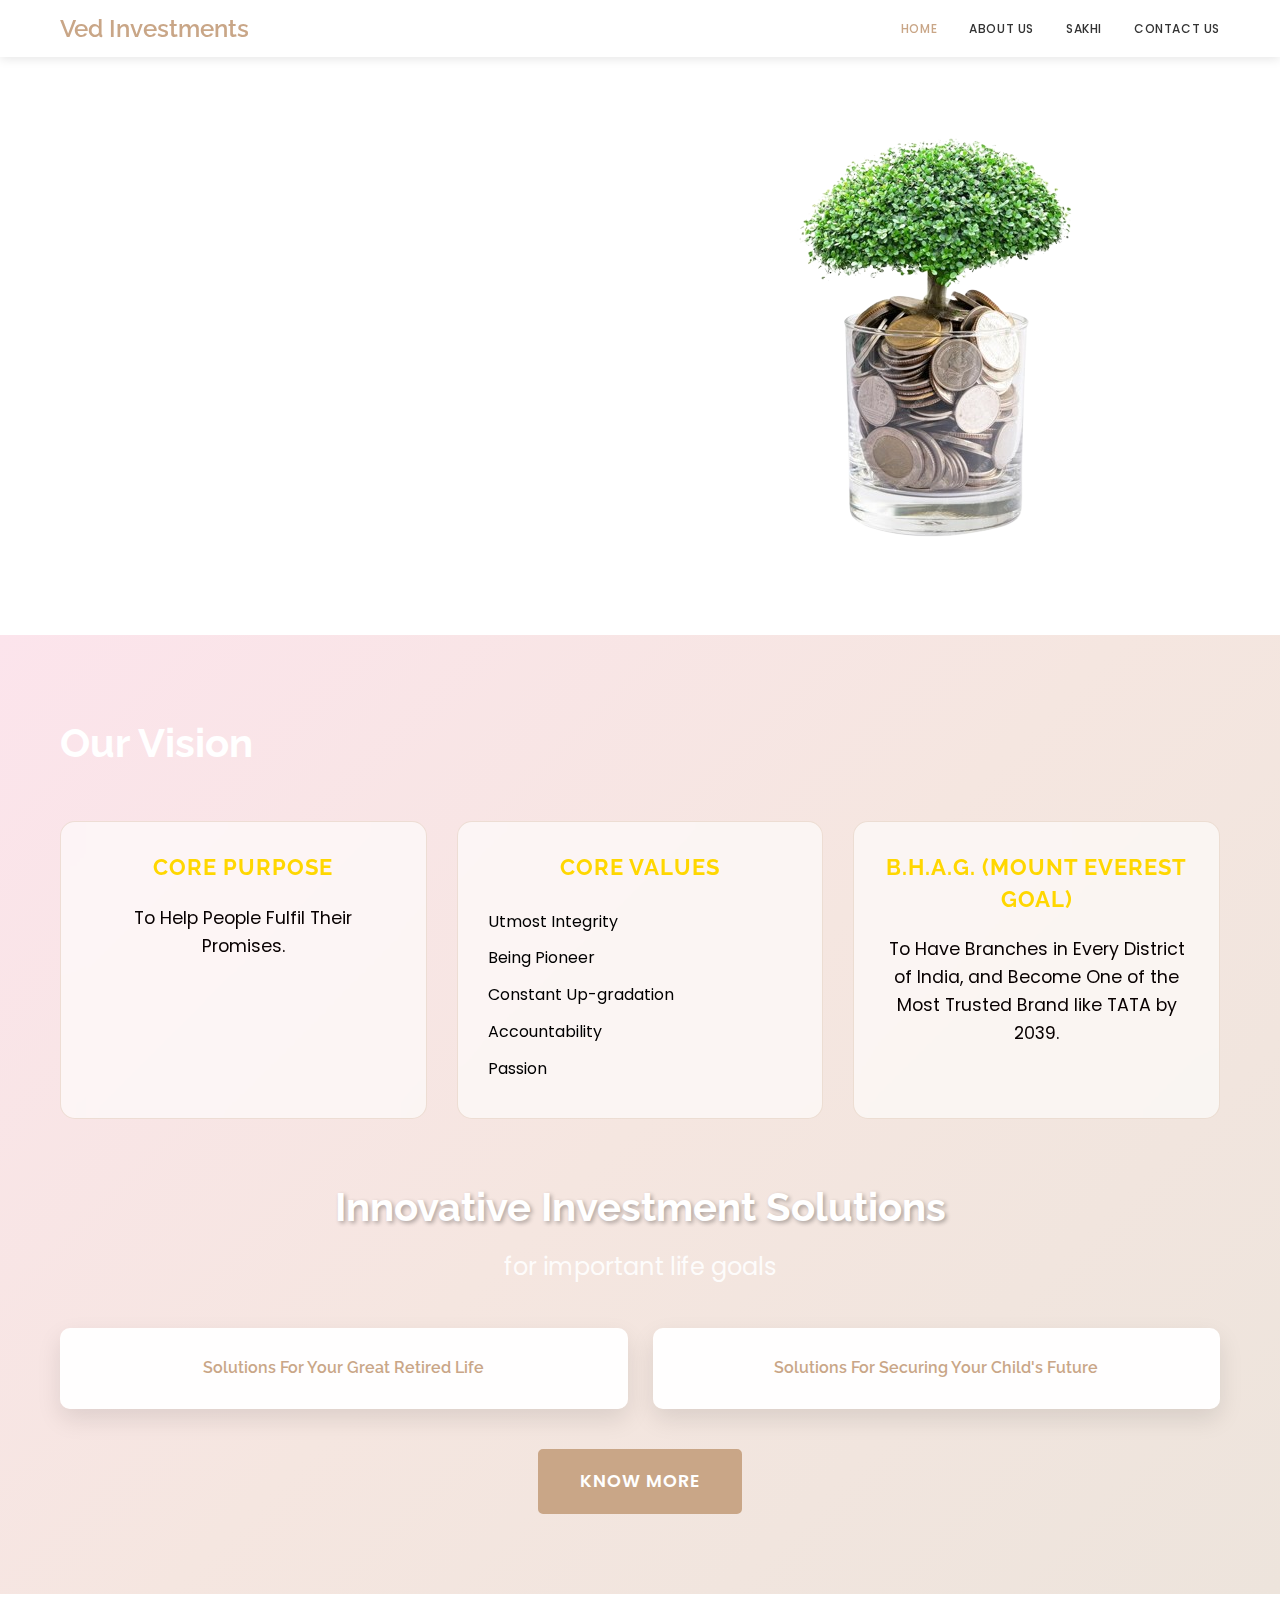
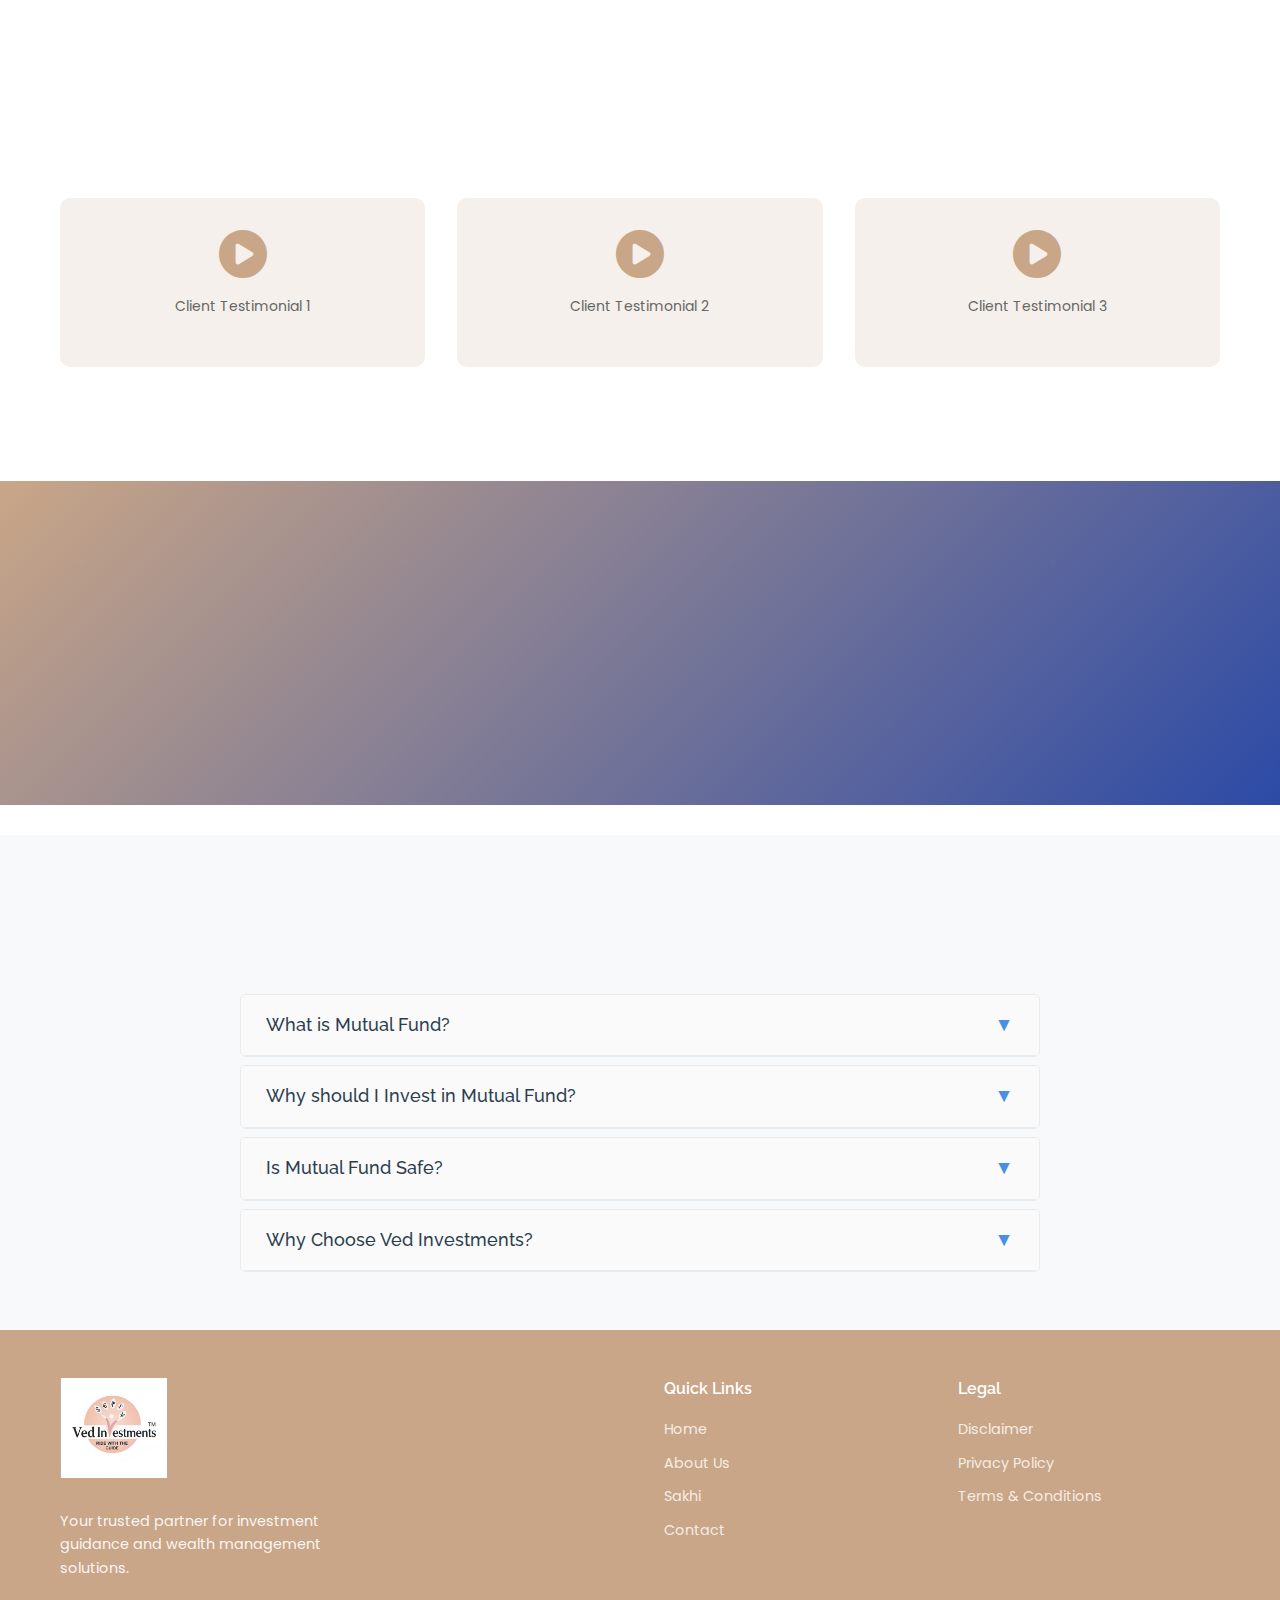
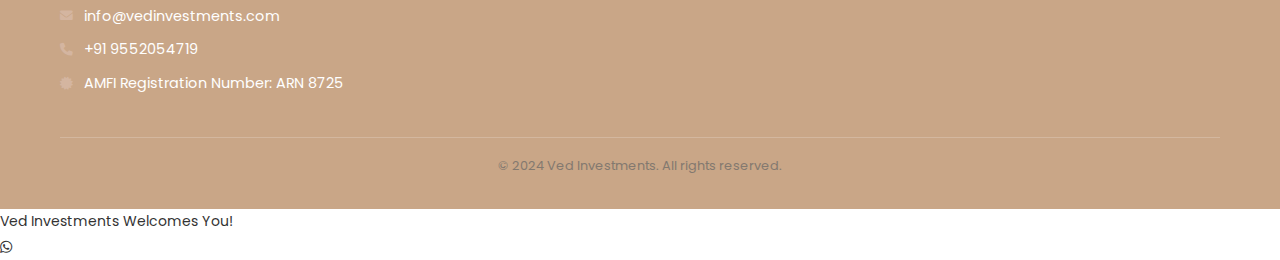
<file: index.html>
<!DOCTYPE html>
<html lang="en">
<head>
    <meta charset="UTF-8">
    <meta name="viewport" content="width=device-width, initial-scale=1.0">
    <meta name="description" content="Ved Investments - Professional investment guidance and wealth management services. Start your investment journey with us.">
    <meta name="keywords" content="investment, wealth management, financial advisor, mutual funds, SIP, portfolio management">
    <meta name="author" content="Ved Investments">
    
    <title>Ved Investments – Your Investment Partner</title>
    
    <!-- Favicon -->
    <link rel="icon" type="image/png" href="assets/images/ved_investments_logo.png">
    
    <!-- Google Fonts -->
    <link rel="preconnect" href="https://fonts.googleapis.com">
    <link rel="preconnect" href="https://fonts.gstatic.com" crossorigin>
    <link href="https://fonts.googleapis.com/css2?family=Poppins:wght@300;400;500;600;700&family=Raleway:wght@300;400;500;600;700&family=Lato:wght@300;400;700&display=swap" rel="stylesheet">
    
    <!-- Font Awesome Icons -->
    <link rel="stylesheet" href="https://cdnjs.cloudflare.com/ajax/libs/font-awesome/6.0.0/css/all.min.css">
    
    <!-- Custom CSS -->
    <link rel="stylesheet" href="assets/css/style.css">
</head>
<body>
    <!-- Header -->
    <header id="header" class="header">
        <div class="container">
            <div class="header-content">
                <!-- Logo -->
                <div class="logo">
                    <h2 class="logo-text">Ved Investments</h2>
                </div>
                
                <!-- Navigation -->
                <nav class="nav" id="nav">
                    <ul class="nav-menu" id="nav-menu">
                        <li class="nav-item">
                            <a href="index.html" class="nav-link active">Home</a>
                        </li>
                        <li class="nav-item">
                            <a href="about.html" class="nav-link">About us</a>
                        </li>
                        <!-- <li class="nav-item dropdown">
                            <a href="tools.html" class="nav-link">Tools <i class="fas fa-caret-down"></i></a>
                            <ul class="dropdown-menu">
                                <li><a href="#lumpsum-calculator" class="dropdown-link">Lumpsum Calculator</a></li>
                                <li><a href="#sip-calculator" class="dropdown-link">SIP Calculator</a></li>
                            </ul>
                        </li> -->
                        <!-- <li class="nav-item">
                            <a href="stories.html" class="nav-link">Stories</a>
                        </li> -->
                        <li class="nav-item">
                            <a href="sakhi.html" class="nav-link">Sakhi</a>
                        </li>
                        <li class="nav-item">
                            <a href="contact.html" class="nav-link">Contact us</a>
                        </li>
                        <!-- <li class="nav-item">
                            <a href="join.html" class="nav-link">Join Us</a>
                        </li> -->
                    </ul>
                    
                    <!-- Mobile Menu Toggle -->
                    <div class="mobile-menu-toggle" id="mobile-menu-toggle">
                        <i class="fas fa-bars"></i>
                    </div>
                </nav>
            </div>
        </div>
    </header>

    <!-- Main Content -->
    <main>
        <!-- Hero Section -->
        <section id="home" class="hero">
            <div class="container">
                <div class="hero-content">
                    <div class="hero-text">
                        <h1 class="hero-title animate-fade-in">
                            <span class="hero-title-line">Start</span>
                            <span class="hero-title-line">Your Investment</span>
                        </h1>
                        <p class="hero-subtitle animate-fade-in-delay">Journey with us</p>
                        <a href="#contact" class="btn btn-primary hero-btn animate-fade-in-delay-2">
                            <span>Get Started</span>
                            <i class="fas fa-angle-right"></i>
                        </a>
                    </div>
                    <div class="hero-image">
                        <img src="assets/images/money-tree-bg.png" alt="Investment Growth" class="hero-img">
                    </div>
                </div>
            </div>
        </section>

        <!-- Vision Section -->
        <section class="vision-section">
            <div class="container">
                <h2 class="section-title vision-title">Our Vision</h2>
                
                <div class="vision-cards">
                    <div class="vision-card">
                        <h3 class="vision-card-title">Core Purpose</h3>
                        <p class="vision-card-text">To Help People Fulfil Their Promises.</p>
                    </div>
                    
                    <div class="vision-card">
                        <h3 class="vision-card-title">Core Values</h3>
                        <ul class="vision-list">
                            <li>Utmost Integrity</li>
                            <li>Being Pioneer</li>
                            <li>Constant Up-gradation</li>
                            <li>Accountability</li>
                            <li>Passion</li>
                        </ul>
                    </div>
                    
                    <div class="vision-card">
                        <h3 class="vision-card-title">B.H.A.G. (MOUNT EVEREST GOAL)</h3>
                        <p class="vision-card-text">To Have Branches in Every District of India, and Become One of the Most Trusted Brand like TATA by 2039.</p>
                    </div>
                </div>
                
                <div class="innovative-solutions">
                    <h2 class="innovative-title">Innovative Investment Solutions</h2>
                    <p class="innovative-subtitle">for important life goals</p>
                    
                    <div class="solutions-grid">
                        <div class="solution-card">
                            <h4>Solutions For Your Great Retired Life</h4>
                        </div>
                        <div class="solution-card">
                            <h4>Solutions For Securing Your Child's Future</h4>
                        </div>
                    </div>
                    
                    <div class="know-more-container">
                        <a href="about.html" class="btn btn-primary">Know More</a>
                    </div>
                </div>
            </div>
        </section>

        <!-- Testimonials Section -->
        <section id="testimonials" class="testimonials">
            <div class="container">
                <div class="section-header">
                    <h2 class="section-title animate-fade-in">Here's what some clients think of our services...</h2>
                </div>
                
                <!-- Testimonial Videos Placeholder -->
                <div class="testimonials-grid">
                    <div class="testimonial-video">
                        <div class="video-placeholder">
                            <i class="fas fa-play-circle"></i>
                            <p>Client Testimonial 1</p>
                        </div>
                    </div>
                    <div class="testimonial-video">
                        <div class="video-placeholder">
                            <i class="fas fa-play-circle"></i>
                            <p>Client Testimonial 2</p>
                        </div>
                    </div>
                    <div class="testimonial-video">
                        <div class="video-placeholder">
                            <i class="fas fa-play-circle"></i>
                            <p>Client Testimonial 3</p>
                        </div>
                    </div>
                </div>
            </div>
        </section>

        <!-- Statistics Section -->
        <section id="stats" class="stats">
            <div class="container">
                <div class="section-header">
                    <h2 class="section-title animate-fade-in">We are serving</h2>
                </div>
                <div class="stats-counter">
                    <div class="counter-item animate-fade-in">
                        <div class="counter-number" data-target="3000">0</div>
                        <div class="counter-suffix">+</div>
                        <div class="counter-title">Satisfied Client</div>
                    </div>
                </div>
            </div>
        </section>

        <!-- FAQ Section -->
        <section id="faq" class="faq-section">
            <div class="container">
                <div class="section-header">
                    <h2 class="section-title animate-fade-in">Want to know more?</h2>
                </div>
                
                <div class="faq-container">
                    <div class="faq-item">
                        <div class="faq-question">
                            <h3>What is Mutual Fund?</h3>
                            <span class="faq-toggle">▼</span>
                        </div>
                        <div class="faq-answer">
                            <p>A <strong>mutual fund</strong> is a type of investment vehicle that pools money from multiple investors to collectively invest in a diversified portfolio of securities such as stocks, bonds, money market instruments, or other assets. It is managed by professional fund managers who allocate the fund's assets and attempt to produce capital gains or income for the fund's investors.</p>
                        </div>
                    </div>

                    <div class="faq-item">
                        <div class="faq-question">
                            <h3>Why should I Invest in Mutual Fund?</h3>
                            <span class="faq-toggle">▼</span>
                        </div>
                        <div class="faq-answer">
                            <p>Invest in mutual funds for diversification, professional management, and ease of access. They offer options for all risk levels, help achieve financial goals, and are cost-efficient. With features like SIPs and liquidity, they suit both beginners and seasoned investors. Plus, some provide tax benefits and long-term wealth-building potential.</p>
                        </div>
                    </div>

                    <div class="faq-item">
                        <div class="faq-question">
                            <h3>Is Mutual Fund Safe?</h3>
                            <span class="faq-toggle">▼</span>
                        </div>
                        <div class="faq-answer">
                            <p>Mutual funds are relatively safe but vary in risk based on the type - equity funds are riskier, while debt and money market funds are safer. Diversification reduces risk, but market fluctuations can still impact returns. They are regulated and transparent, ensuring investor protection. Choose a fund that aligns with your goals and risk tolerance.</p>
                        </div>
                    </div>

                    <div class="faq-item">
                        <div class="faq-question">
                            <h3>Why Choose Ved Investments?</h3>
                            <span class="faq-toggle">▼</span>
                        </div>
                        <div class="faq-answer">
                            <p>Ved Investments brings years of experience in helping clients achieve financial goals with integrity and innovation. We are certified and recognized for excellence, providing personalized investment solutions tailored to your needs. Our commitment to transparency and professional guidance makes us your trusted partner in wealth creation.</p>
                        </div>
                    </div>
                </div>
            </div>
        </section>
    </main>

    <!-- Footer -->
    <footer class="footer">
        <div class="container">
            <div class="footer-main">
                <div class="footer-left">
                    <div class="footer-logo">
                        <img src="assets/images/ved_investments_logo.png" alt="Ved Investments Logo" class="footer-logo-img">
                    </div>
                    <p class="footer-description">Your trusted partner for investment guidance and wealth management solutions.</p>
                    <div class="footer-contact">
                        <p><i class="fas fa-envelope"></i> info@vedinvestments.com</p>
                        <p><i class="fas fa-phone"></i> +91 9552054719</p>
                        <p><i class="fas fa-certificate"></i> AMFI Registration Number: ARN 8725</p>
                    </div>
                </div>
                
                <div class="footer-right">
                    <div class="footer-section">
                        <h4 class="footer-title">Quick Links</h4>
                        <ul class="footer-links">
                            <li><a href="index.html">Home</a></li>
                            <li><a href="about.html">About Us</a></li>
                            <!-- <li><a href="stories.html">Stories</a></li> -->
                            <li><a href="sakhi.html">Sakhi</a></li>
                            <li><a href="contact.html">Contact</a></li>
                        </ul>
                    </div>
                    
                    <div class="footer-section">
                        <h4 class="footer-title">Legal</h4>
                        <ul class="footer-links">
                            <li><a href="#disclaimer">Disclaimer</a></li>
                            <li><a href="#privacy">Privacy Policy</a></li>
                            <li><a href="#terms">Terms & Conditions</a></li>
                        </ul>
                    </div>
                </div>
            </div>
            
            <div class="footer-bottom">
                <p>&copy; 2024 Ved Investments. All rights reserved.</p>
            </div>
        </div>
    </footer>

    <!-- WhatsApp Chat Widget -->
    <div id="whatsapp-chat" class="whatsapp-chat">
        <div class="whatsapp-tooltip">Ved Investments Welcomes You!</div>
        <a href="https://wa.me/919981349475" target="_blank" class="whatsapp-btn">
            <i class="fab fa-whatsapp"></i>
        </a>
    </div>

    <!-- Custom JavaScript -->
    <script src="assets/js/script.js"></script>
</body>
</html>
</file>
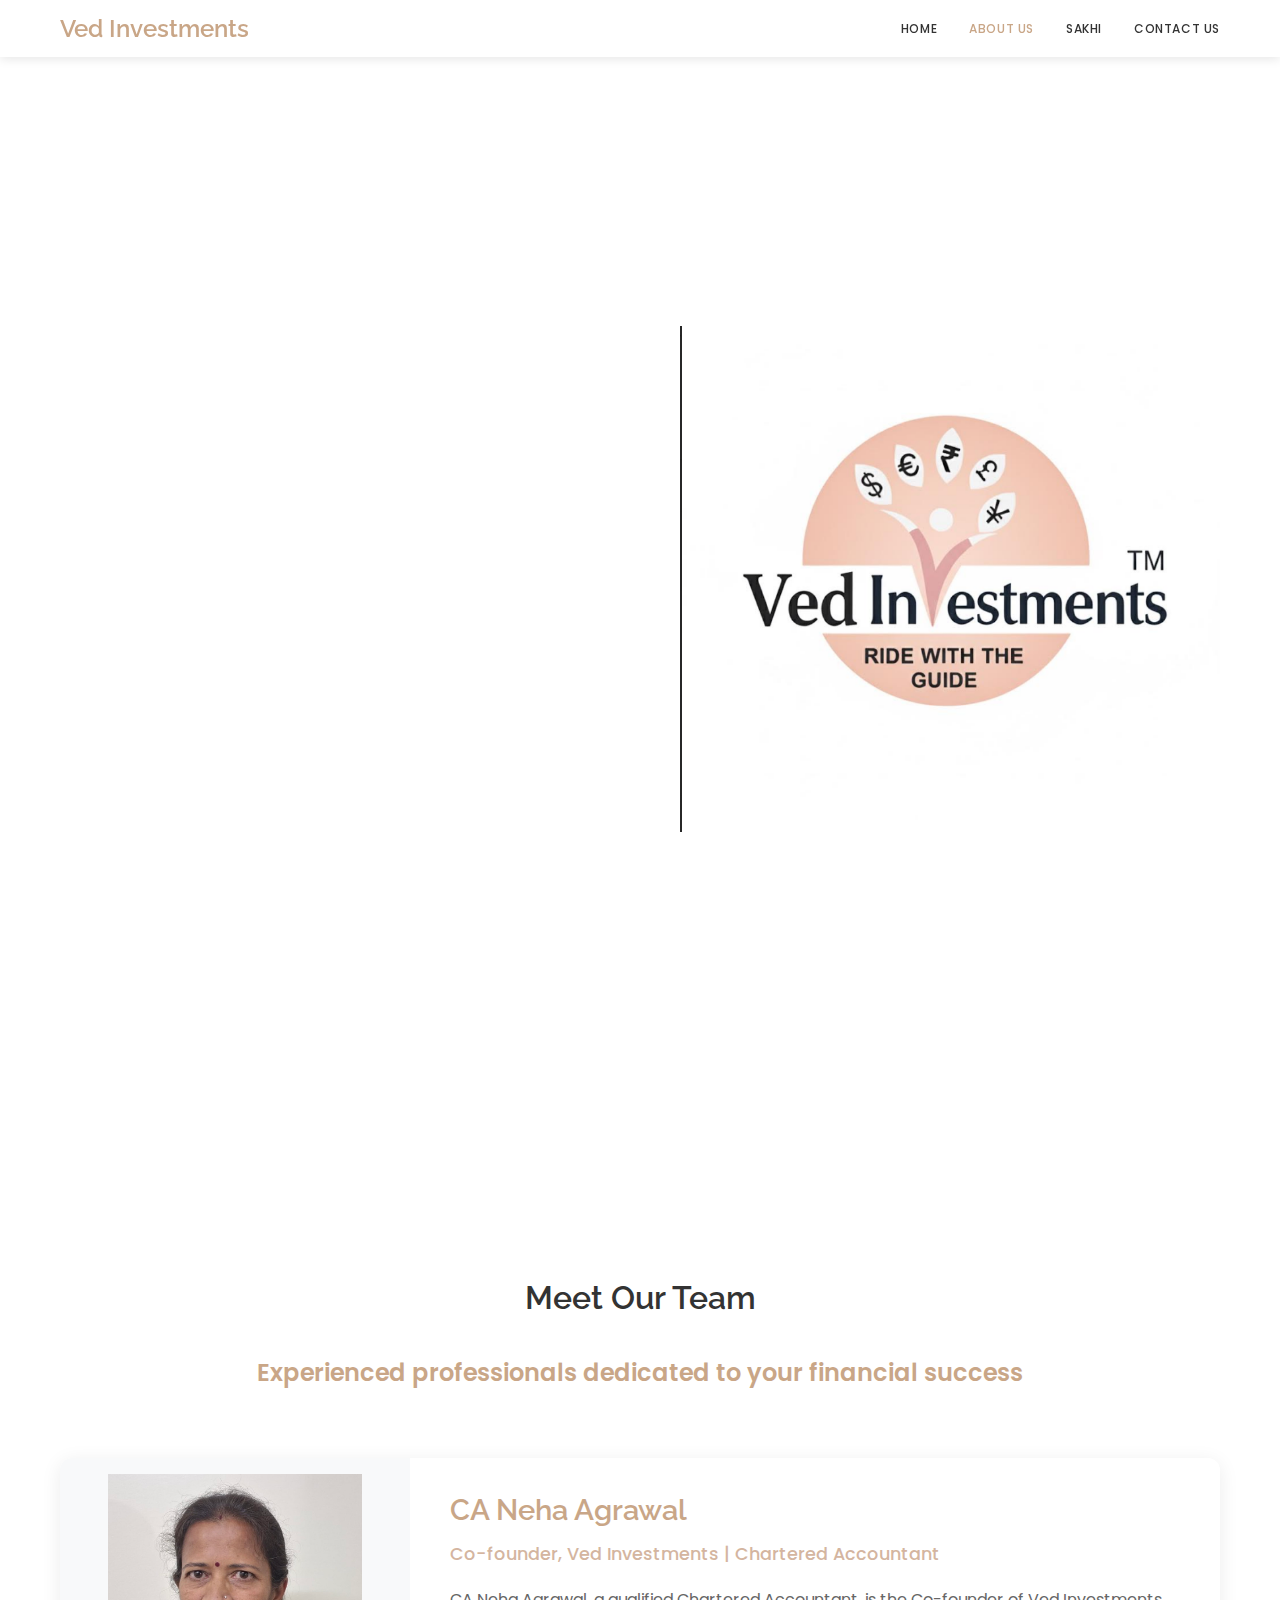
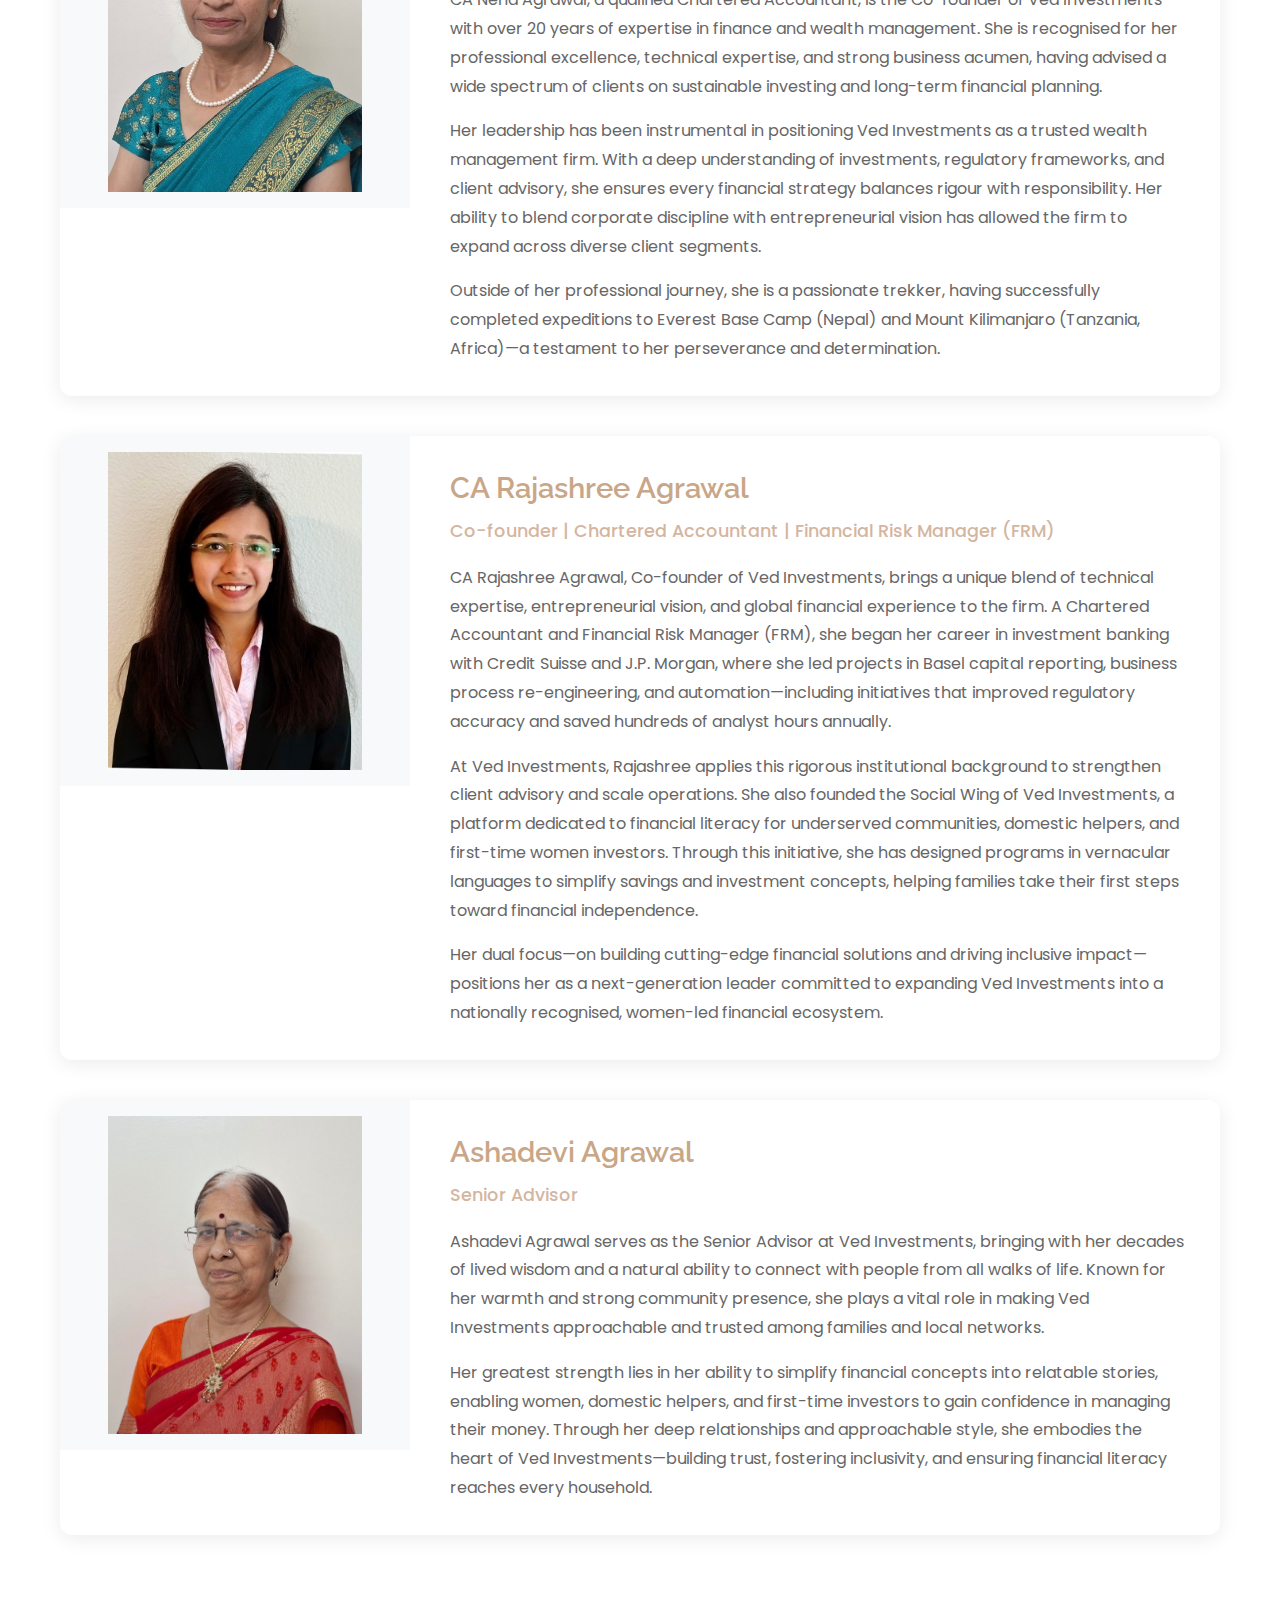
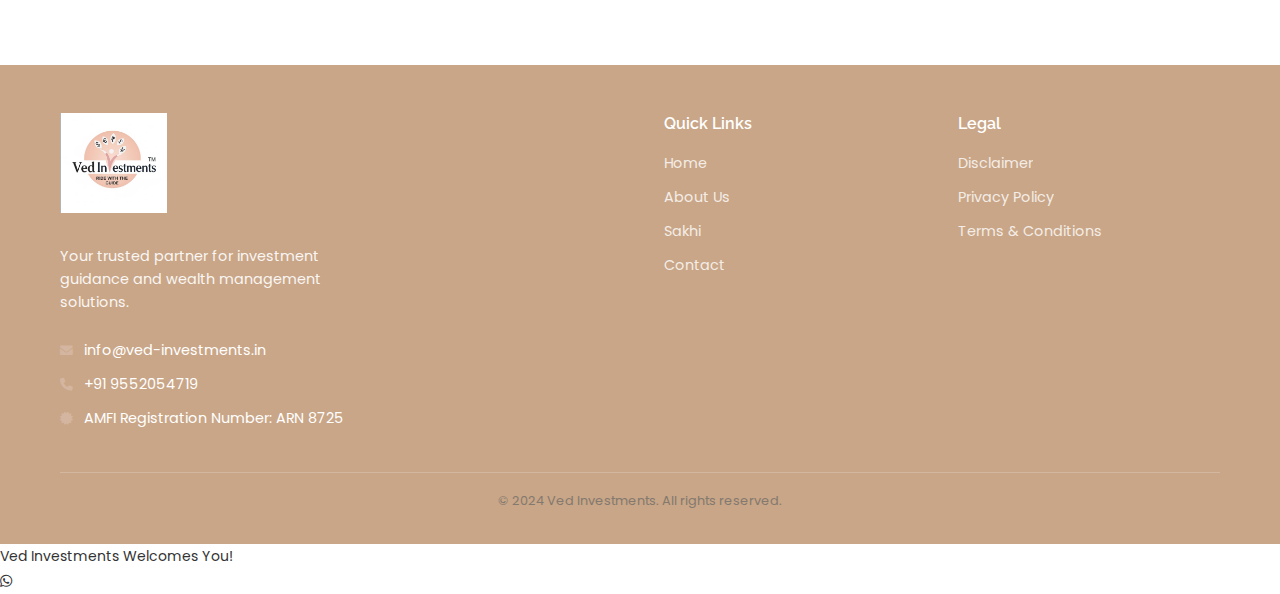
<file: about.html>
<!DOCTYPE html>
<html lang="en">
<head>
    <meta charset="UTF-8">
    <meta name="viewport" content="width=device-width, initial-scale=1.0">
    <title>About Us - Ved Investments</title>
    <meta name="description" content="Learn about Ved Investments - Your trusted partner in financial growth and investment solutions.">
    
    <!-- Favicon -->
    <link rel="icon" type="image/png" href="assets/images/ved_investments_logo.png">
    
    <!-- Google Fonts -->
    <link href="https://fonts.googleapis.com/css2?family=Poppins:wght@300;400;500;600;700&family=Raleway:wght@400;500;600;700&family=Lato:wght@300;400;700&display=swap" rel="stylesheet">
    
    <!-- Font Awesome -->
    <link rel="stylesheet" href="https://cdnjs.cloudflare.com/ajax/libs/font-awesome/6.0.0/css/all.min.css">
    
    <!-- Custom CSS -->
    <link rel="stylesheet" href="assets/css/style.css">
</head>
<body class="loaded">
    <!-- Header -->
    <header id="header" class="header">
        <div class="container">
            <div class="header-content">
                <!-- Logo -->
                <div class="logo">
                    <h2 class="logo-text">Ved Investments</h2>
                </div>
                
                <!-- Navigation -->
                <nav class="nav" id="nav">
                    <ul class="nav-menu" id="nav-menu">
                        <li class="nav-item">
                            <a href="index.html" class="nav-link">Home</a>
                        </li>
                        <li class="nav-item">
                            <a href="about.html" class="nav-link active">About us</a>
                        </li>
                        <!-- <li class="nav-item dropdown">
                            <a href="tools.html" class="nav-link">Tools <i class="fas fa-caret-down"></i></a>
                            <ul class="dropdown-menu">
                                <li><a href="#lumpsum-calculator" class="dropdown-link">Lumpsum Calculator</a></li>
                                <li><a href="#sip-calculator" class="dropdown-link">SIP Calculator</a></li>
                            </ul>
                        </li> -->
                        <!-- <li class="nav-item">
                            <a href="stories.html" class="nav-link">Stories</a>
                        </li> -->
                        <li class="nav-item">
                            <a href="sakhi.html" class="nav-link">Sakhi</a>
                        </li>
                        <li class="nav-item">
                            <a href="contact.html" class="nav-link">Contact us</a>
                        </li>
                        <!-- <li class="nav-item">
                            <a href="join.html" class="nav-link">Join Us</a>
                        </li> -->
                    </ul>
                    
                    <!-- Mobile Menu Toggle -->
                    <div class="mobile-menu-toggle" id="mobile-menu-toggle">
                        <i class="fas fa-bars"></i>
                    </div>
                </nav>
            </div>
        </div>
    </header>

    <!-- Main Content -->
    <main>
        <!-- Hero Section -->
        <section id="about" class="hero">
            <div class="container">
                <div class="hero-content">
                    <div class="hero-text">
                        <h1 class="hero-title animate-fade-in">
                            <span class="hero-title-line">About Us</span>
                        </h1>
                        
                        <div class="about-intro animate-fade-in-delay-2">
                            <p>Ved Investments is a women-led mutual fund advisory and financial literacy firm built on three generations of expertise and trust. Based in Pune, we combine professional financial acumen with a social mission—making wealth creation accessible to every household.</p>
                            
                            <p>Our team provides end-to-end investment solutions, guiding clients through mutual funds, savings strategies, and personalized financial planning. What sets us apart is our dual focus:</p>
                            
                            <div class="about-highlights">
                                <div class="highlight-item">
                                    <i class="fas fa-chart-line"></i>
                                    <div class="highlight-content">
                                        <strong>Wealth Management:</strong> Helping first time women investors, families, and enterprises grow their wealth through disciplined, research-driven investment strategies.
                                    </div>
                                </div>
                                <div class="highlight-item">
                                    <i class="fas fa-hands-helping"></i>
                                    <div class="highlight-content">
                                        <strong>Social Impact:</strong> Through our Sakhi initiative, we extend financial literacy and inclusion to underserved communities—our dedicated social wing that helps households take their first steps into formal finance and transform savings into long-term security.
                                    </div>
                                </div>
                            </div>
                            
                            <p>At Ved, we believe financial independence is more than numbers—it is dignity, confidence, and freedom. By blending professional expertise with a human touch, we are building India's go-to women-led financial ecosystem, where growth and inclusion go hand in hand.</p>
                        </div>
                    </div>
                    <div class="hero-image">
                        <img src="assets/images/ved_investments_logo.png" alt="Ved Investments Logo" class="hero-logo">
                    </div>
                </div>
            </div>
        </section>

        <!-- Team Section -->
        <section class="team-section">
            <div class="container">
                <div class="section-header">
                    <h2 class="section-title">Meet Our Team</h2>
                    <p class="section-subtitle">Experienced professionals dedicated to your financial success</p>
                </div>
                
                <div class="team-list">
                    <!-- Team Member 1 -->
                    <div class="team-card">
                        <div class="team-card-image">
                            <img src="assets/images/CA_Neha_Agrawal.JPG" alt="CA Neha Agrawal">
                        </div>
                        <div class="team-card-content">
                            <h3>CA Neha Agrawal</h3>
                            <p class="team-card-role">Co-founder, Ved Investments | Chartered Accountant</p>
                            <p class="team-card-description">CA Neha Agrawal, a qualified Chartered Accountant, is the Co-founder of Ved Investments with over 20 years of expertise in finance and wealth management. She is recognised for her professional excellence, technical expertise, and strong business acumen, having advised a wide spectrum of clients on sustainable investing and long-term financial planning.</p>
                            <p class="team-card-description">Her leadership has been instrumental in positioning Ved Investments as a trusted wealth management firm. With a deep understanding of investments, regulatory frameworks, and client advisory, she ensures every financial strategy balances rigour with responsibility. Her ability to blend corporate discipline with entrepreneurial vision has allowed the firm to expand across diverse client segments.</p>
                            <p class="team-card-description">Outside of her professional journey, she is a passionate trekker, having successfully completed expeditions to Everest Base Camp (Nepal) and Mount Kilimanjaro (Tanzania, Africa)—a testament to her perseverance and determination.</p>
                        </div>
                    </div>
                    
                    <!-- Team Member 2 -->
                    <div class="team-card">
                        <div class="team-card-image">
                            <img src="assets/images/Rajashree_photo.jpg" alt="Rajashree Agrawal">
                        </div>
                        <div class="team-card-content">
                            <h3>CA Rajashree Agrawal</h3>
                            <p class="team-card-role">Co-founder | Chartered Accountant | Financial Risk Manager (FRM)</p>
                            <p class="team-card-description">CA Rajashree Agrawal, Co-founder of Ved Investments, brings a unique blend of technical expertise, entrepreneurial vision, and global financial experience to the firm. A Chartered Accountant and Financial Risk Manager (FRM), she began her career in investment banking with Credit Suisse and J.P. Morgan, where she led projects in Basel capital reporting, business process re-engineering, and automation—including initiatives that improved regulatory accuracy and saved hundreds of analyst hours annually.</p>
                            <p class="team-card-description">At Ved Investments, Rajashree applies this rigorous institutional background to strengthen client advisory and scale operations. She also founded the Social Wing of Ved Investments, a platform dedicated to financial literacy for underserved communities, domestic helpers, and first-time women investors. Through this initiative, she has designed programs in vernacular languages to simplify savings and investment concepts, helping families take their first steps toward financial independence.</p>
                            <p class="team-card-description">Her dual focus—on building cutting-edge financial solutions and driving inclusive impact—positions her as a next-generation leader committed to expanding Ved Investments into a nationally recognised, women-led financial ecosystem.</p>
                        </div>
                    </div>
                    
                    <!-- Team Member 3 -->
                    <div class="team-card">
                        <div class="team-card-image">
                            <img src="assets/images/Ashadevi_Agrawal.JPG" alt="Ashadevi Agrawal">
                        </div>
                        <div class="team-card-content">
                            <h3>Ashadevi Agrawal</h3>
                            <p class="team-card-role">Senior Advisor</p>
                            <p class="team-card-description">Ashadevi Agrawal serves as the Senior Advisor at Ved Investments, bringing with her decades of lived wisdom and a natural ability to connect with people from all walks of life. Known for her warmth and strong community presence, she plays a vital role in making Ved Investments approachable and trusted among families and local networks.</p>
                            <p class="team-card-description">Her greatest strength lies in her ability to simplify financial concepts into relatable stories, enabling women, domestic helpers, and first-time investors to gain confidence in managing their money. Through her deep relationships and approachable style, she embodies the heart of Ved Investments—building trust, fostering inclusivity, and ensuring financial literacy reaches every household.</p>
                        </div>
                    </div>
                </div>
            </div>
        </section>
    </main>

    <!-- Footer -->
    <footer class="footer">
        <div class="container">
            <div class="footer-main">
                <div class="footer-left">
                    <div class="footer-logo">
                        <img src="assets/images/ved_investments_logo.png" alt="Ved Investments Logo" class="footer-logo-img">
                    </div>
                    <p class="footer-description">Your trusted partner for investment guidance and wealth management solutions.</p>
                    <div class="footer-contact">
                        <p><i class="fas fa-envelope"></i> info@ved-investments.in</p>
                        <p><i class="fas fa-phone"></i> +91 9552054719</p>
                        <p><i class="fas fa-certificate"></i> AMFI Registration Number: ARN 8725</p>
                    </div>
                </div>
                
                <div class="footer-right">
                    <div class="footer-section">
                        <h4 class="footer-title">Quick Links</h4>
                        <ul class="footer-links">
                            <li><a href="index.html">Home</a></li>
                            <li><a href="about.html">About Us</a></li>
                            <!-- <li><a href="stories.html">Stories</a></li> -->
                            <li><a href="sakhi.html">Sakhi</a></li>
                            <li><a href="contact.html">Contact</a></li>
                        </ul>
                    </div>
                    
                    <div class="footer-section">
                        <h4 class="footer-title">Legal</h4>
                        <ul class="footer-links">
                            <li><a href="#disclaimer">Disclaimer</a></li>
                            <li><a href="#privacy">Privacy Policy</a></li>
                            <li><a href="#terms">Terms & Conditions</a></li>
                        </ul>
                    </div>
                </div>
            </div>
            
            <div class="footer-bottom">
                <p>&copy; 2024 Ved Investments. All rights reserved.</p>
            </div>
        </div>
    </footer>

    <!-- WhatsApp Chat Widget -->
    <div id="whatsapp-chat" class="whatsapp-chat">
        <div class="whatsapp-tooltip">Ved Investments Welcomes You!</div>
        <a href="https://wa.me/919981349475" target="_blank" class="whatsapp-btn">
            <i class="fab fa-whatsapp"></i>
        </a>
    </div>

    <!-- JavaScript -->
    <script src="assets/js/script.js"></script>
</body>
</html>
</file>
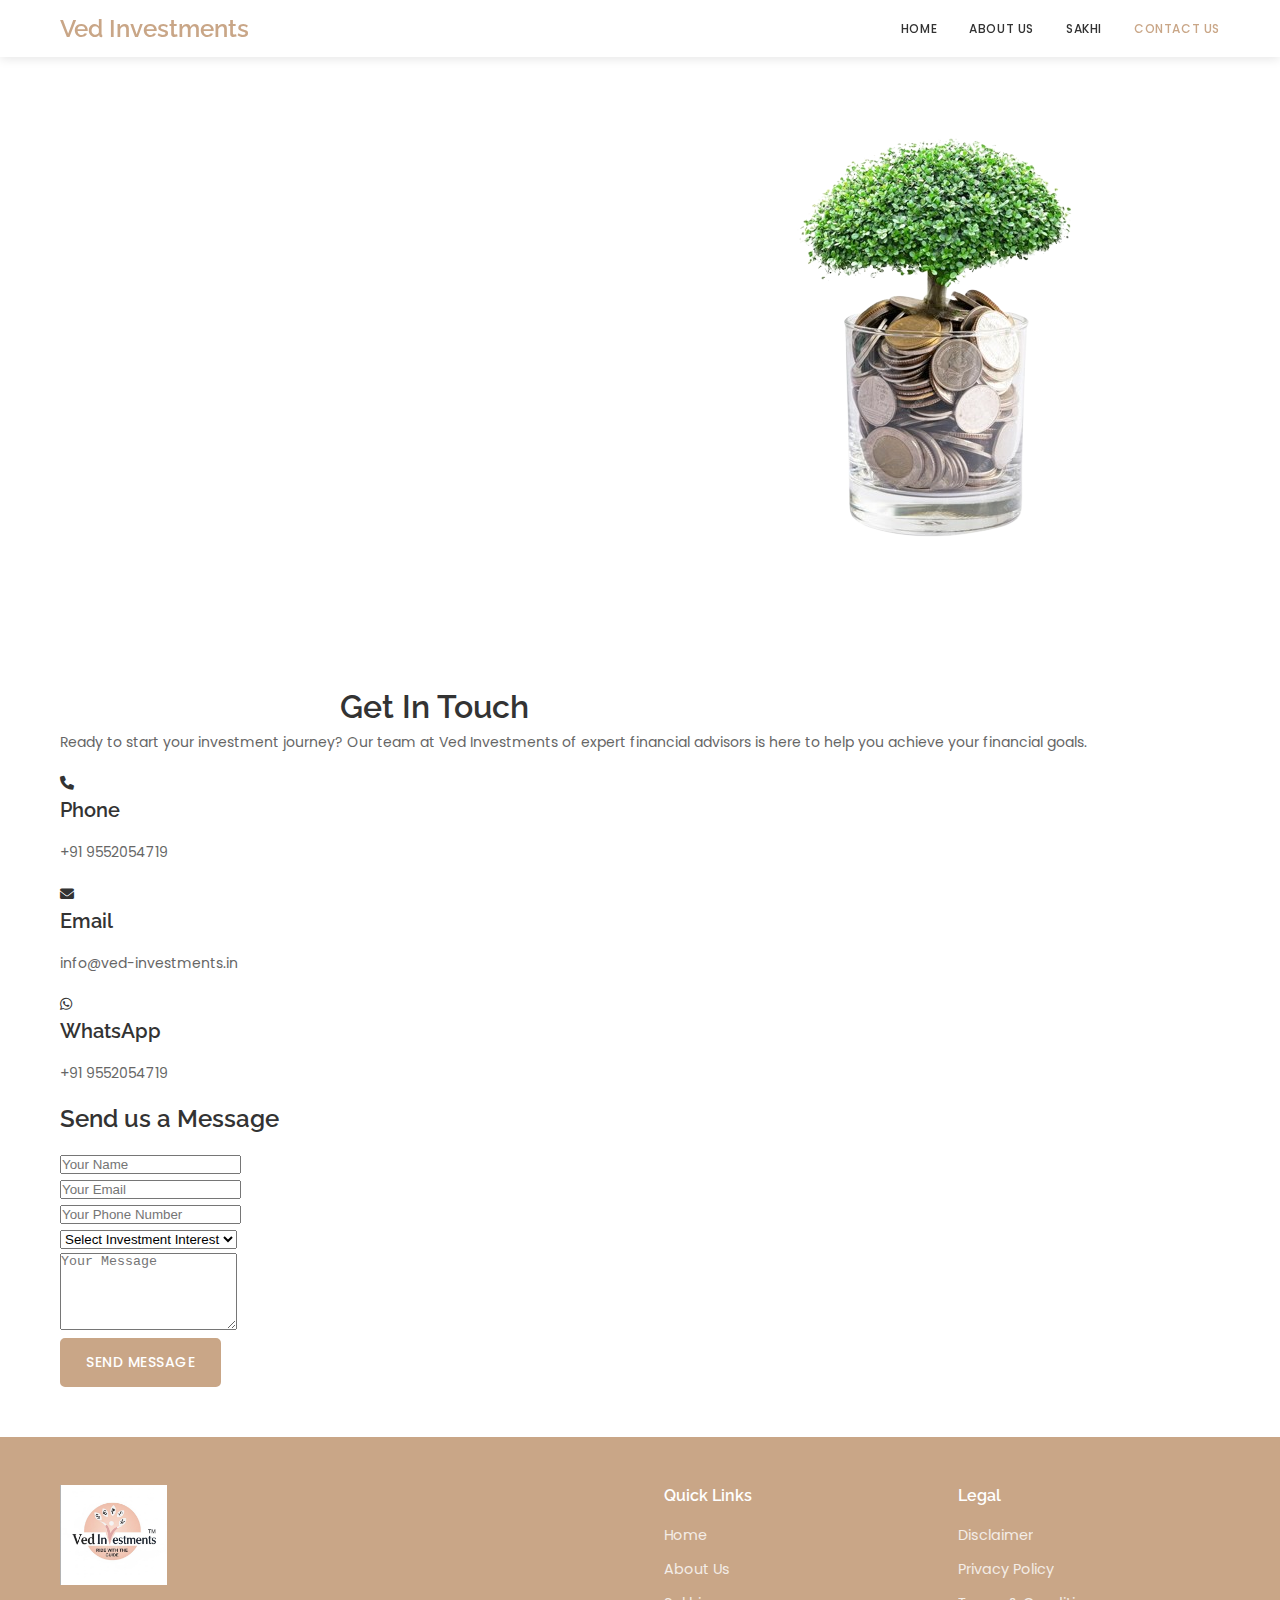
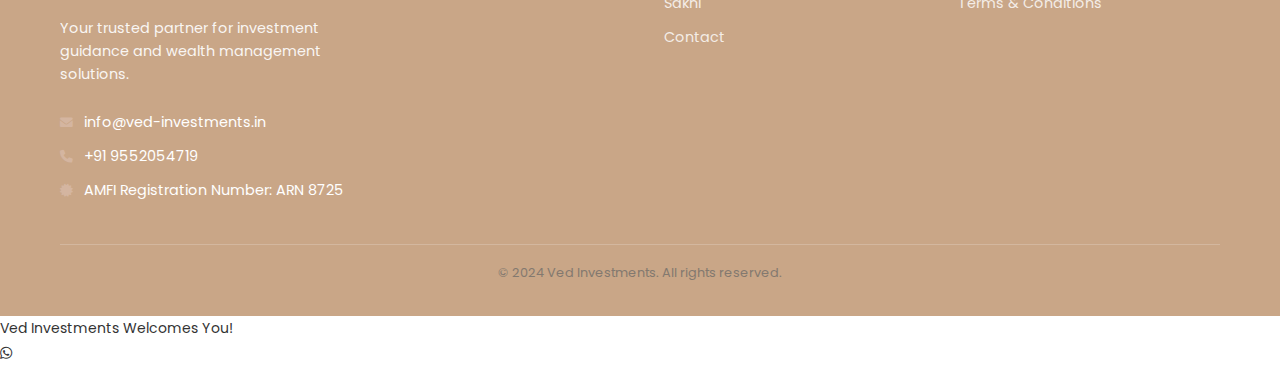
<file: contact.html>
<!DOCTYPE html>
<html lang="en">
<head>
    <meta charset="UTF-8">
    <meta name="viewport" content="width=device-width, initial-scale=1.0">
    <title>Contact Us - Ved Investments</title>
    <meta name="description" content="Get in touch with Ved Investments - Your trusted partner in financial growth and investment success.">
    
    <!-- CSS -->
    <link rel="stylesheet" href="assets/css/style.css">
    
    <!-- Google Fonts -->
    <link href="https://fonts.googleapis.com/css2?family=Poppins:wght@300;400;500;600;700&family=Raleway:wght@400;500;600;700&family=Lato:wght@300;400;700&display=swap" rel="stylesheet">
    
    <!-- Font Awesome -->
    <link rel="stylesheet" href="https://cdnjs.cloudflare.com/ajax/libs/font-awesome/6.0.0/css/all.min.css">
    
    <!-- Favicon -->
    <link rel="icon" type="image/png" href="assets/images/ved_investments_logo.png">
</head>
<body>
    <!-- Header -->
    <header id="header" class="header">
        <div class="container">
            <div class="header-content">
                <!-- Logo -->
                <div class="logo">
                    <h2 class="logo-text">Ved Investments</h2>
                </div>
                
                <!-- Navigation -->
                <nav class="nav" id="nav">
                    <ul class="nav-menu" id="nav-menu">
                        <li class="nav-item">
                            <a href="index.html" class="nav-link">Home</a>
                        </li>
                        <li class="nav-item">
                            <a href="about.html" class="nav-link">About us</a>
                        </li>
                        <!-- <li class="nav-item dropdown">
                            <a href="tools.html" class="nav-link">Tools <i class="fas fa-caret-down"></i></a>
                            <ul class="dropdown-menu">
                                <li><a href="#lumpsum-calculator" class="dropdown-link">Lumpsum Calculator</a></li>
                                <li><a href="#sip-calculator" class="dropdown-link">SIP Calculator</a></li>
                            </ul>
                        </li> -->
                        <!-- <li class="nav-item">
                            <a href="stories.html" class="nav-link">Stories</a>
                        </li> -->
                        <li class="nav-item">
                            <a href="sakhi.html" class="nav-link">Sakhi</a>
                        </li>
                        <li class="nav-item">
                            <a href="contact.html" class="nav-link active">Contact us</a>
                        </li>
                        <!-- <li class="nav-item">
                            <a href="join.html" class="nav-link">Join Us</a>
                        </li> -->
                    </ul>
                    
                    <!-- Mobile Menu Toggle -->
                    <div class="mobile-menu-toggle" id="mobile-menu-toggle">
                        <i class="fas fa-bars"></i>
                    </div>
                </nav>
            </div>
        </div>
    </header>

    <!-- Main Content -->
    <main>
        <!-- Hero Section -->
        <section id="contact" class="hero">
            <div class="container">
                <div class="hero-content">
                    <div class="hero-text">
                        <h1 class="hero-title animate-fade-in">
                            <span class="hero-title-line">Contact</span>
                            <span class="hero-title-line">Our Experts</span>
                        </h1>
                        <p class="hero-subtitle animate-fade-in-delay">Start your investment journey today</p>
                        <a href="#contact-form" class="btn btn-primary hero-btn animate-fade-in-delay-2">
                            <span>Get Started</span>
                            <i class="fas fa-angle-right"></i>
                        </a>
                    </div>
                    <div class="hero-image">
                        <img src="assets/images/money-tree-bg.png" alt="Contact Ved Investments" class="hero-img">
                    </div>
                </div>
            </div>
        </section>

        <!-- Contact Content -->
        <section class="contact-page">
            <div class="container">
                <div class="row">
                    <div class="col-md-6">
                        <h2 class="section-title">Get In Touch</h2>
                        <p class="section-text">
                            Ready to start your investment journey? Our team at Ved Investments of expert financial advisors 
                            is here to help you achieve your financial goals.
                        </p>
                        
                        <div class="contact-info">
                            <div class="contact-item">
                                <div class="contact-icon">
                                    <i class="fas fa-phone"></i>
                                </div>
                                <div class="contact-details">
                                    <h4>Phone</h4>
                                    <p>+91 9552054719</p>
                                </div>
                            </div>
                            
                            <div class="contact-item">
                                <div class="contact-icon">
                                    <i class="fas fa-envelope"></i>
                                </div>
                                <div class="contact-details">
                                    <h4>Email</h4>
                                    <p>info@ved-investments.in</p>
                                </div>
                            </div>
                            
                            <div class="contact-item">
                                <div class="contact-icon">
                                    <i class="fab fa-whatsapp"></i>
                                </div>
                                <div class="contact-details">
                                    <h4>WhatsApp</h4>
                                    <p>+91 9552054719</p>
                                </div>
                            </div>
                        </div>
                    </div>
                    
                    <div class="col-md-6">
                        <div class="contact-form">
                            <h3>Send us a Message</h3>
                            <form>
                                <div class="form-group">
                                    <input type="text" name="name" placeholder="Your Name" required>
                                </div>
                                <div class="form-group">
                                    <input type="email" name="email" placeholder="Your Email" required>
                                </div>
                                <div class="form-group">
                                    <input type="tel" name="phone" placeholder="Your Phone Number" required>
                                </div>
                                <div class="form-group">
                                    <select name="subject" required>
                                        <option value="">Select Investment Interest</option>
                                        <option value="mutual-funds">Mutual Funds</option>
                                        <option value="sip">SIP Planning</option>
                                        <option value="portfolio">Portfolio Review</option>
                                        <option value="financial-planning">Financial Planning</option>
                                        <option value="other">Other</option>
                                    </select>
                                </div>
                                <div class="form-group">
                                    <textarea name="message" rows="5" placeholder="Your Message" required></textarea>
                                </div>
                                <button type="submit" class="btn btn-primary">Send Message</button>
                            </form>
                        </div>
                    </div>
                </div>
            </div>
        </section>
    </main>

    <!-- Footer -->
    <footer class="footer">
        <div class="container">
            <div class="footer-main">
                <div class="footer-left">
                    <div class="footer-logo">
                        <img src="assets/images/ved_investments_logo.png" alt="Ved Investments Logo" class="footer-logo-img">
                    </div>
                    <p class="footer-description">Your trusted partner for investment guidance and wealth management solutions.</p>
                    <div class="footer-contact">
                        <p><i class="fas fa-envelope"></i> info@ved-investments.in</p>
                        <p><i class="fas fa-phone"></i> +91 9552054719</p>
                        <p><i class="fas fa-certificate"></i> AMFI Registration Number: ARN 8725</p>
                    </div>
                </div>
                
                <div class="footer-right">
                    <div class="footer-section">
                        <h4 class="footer-title">Quick Links</h4>
                        <ul class="footer-links">
                            <li><a href="index.html">Home</a></li>
                            <li><a href="about.html">About Us</a></li>
                            <!-- <li><a href="stories.html">Stories</a></li> -->
                            <li><a href="sakhi.html">Sakhi</a></li>
                            <li><a href="contact.html">Contact</a></li>
                        </ul>
                    </div>
                    
                    <div class="footer-section">
                        <h4 class="footer-title">Legal</h4>
                        <ul class="footer-links">
                            <li><a href="#disclaimer">Disclaimer</a></li>
                            <li><a href="#privacy">Privacy Policy</a></li>
                            <li><a href="#terms">Terms & Conditions</a></li>
                        </ul>
                    </div>
                </div>
            </div>
            
            <div class="footer-bottom">
                <p>&copy; 2024 Ved Investments. All rights reserved.</p>
            </div>
        </div>
    </footer>

    <!-- WhatsApp Chat Widget -->
    <div id="whatsapp-chat" class="whatsapp-chat">
        <div class="whatsapp-tooltip">Ved Investments Welcomes You!</div>
        <a href="https://wa.me/919981349475" target="_blank" class="whatsapp-btn">
            <i class="fab fa-whatsapp"></i>
        </a>
    </div>

    <!-- JavaScript -->
    <script src="assets/js/script.js"></script>
</body>
</html>
</file>
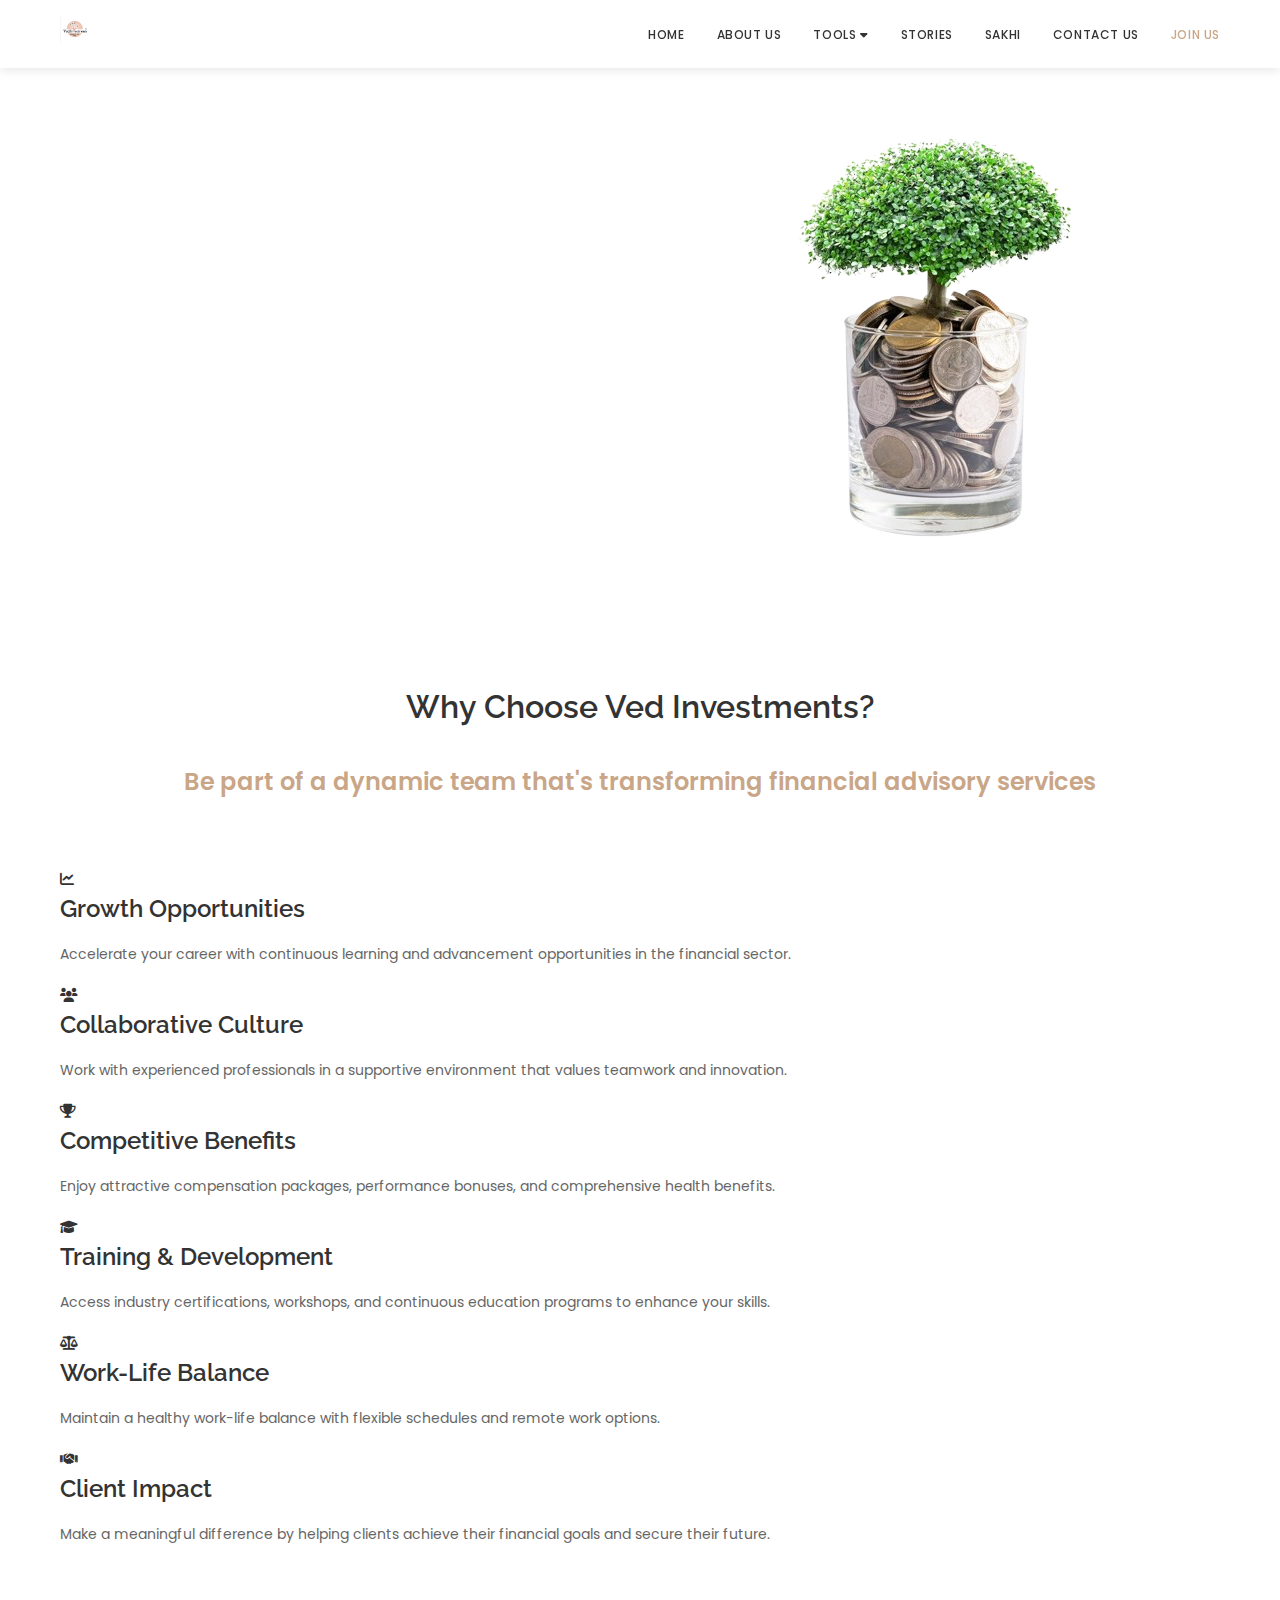
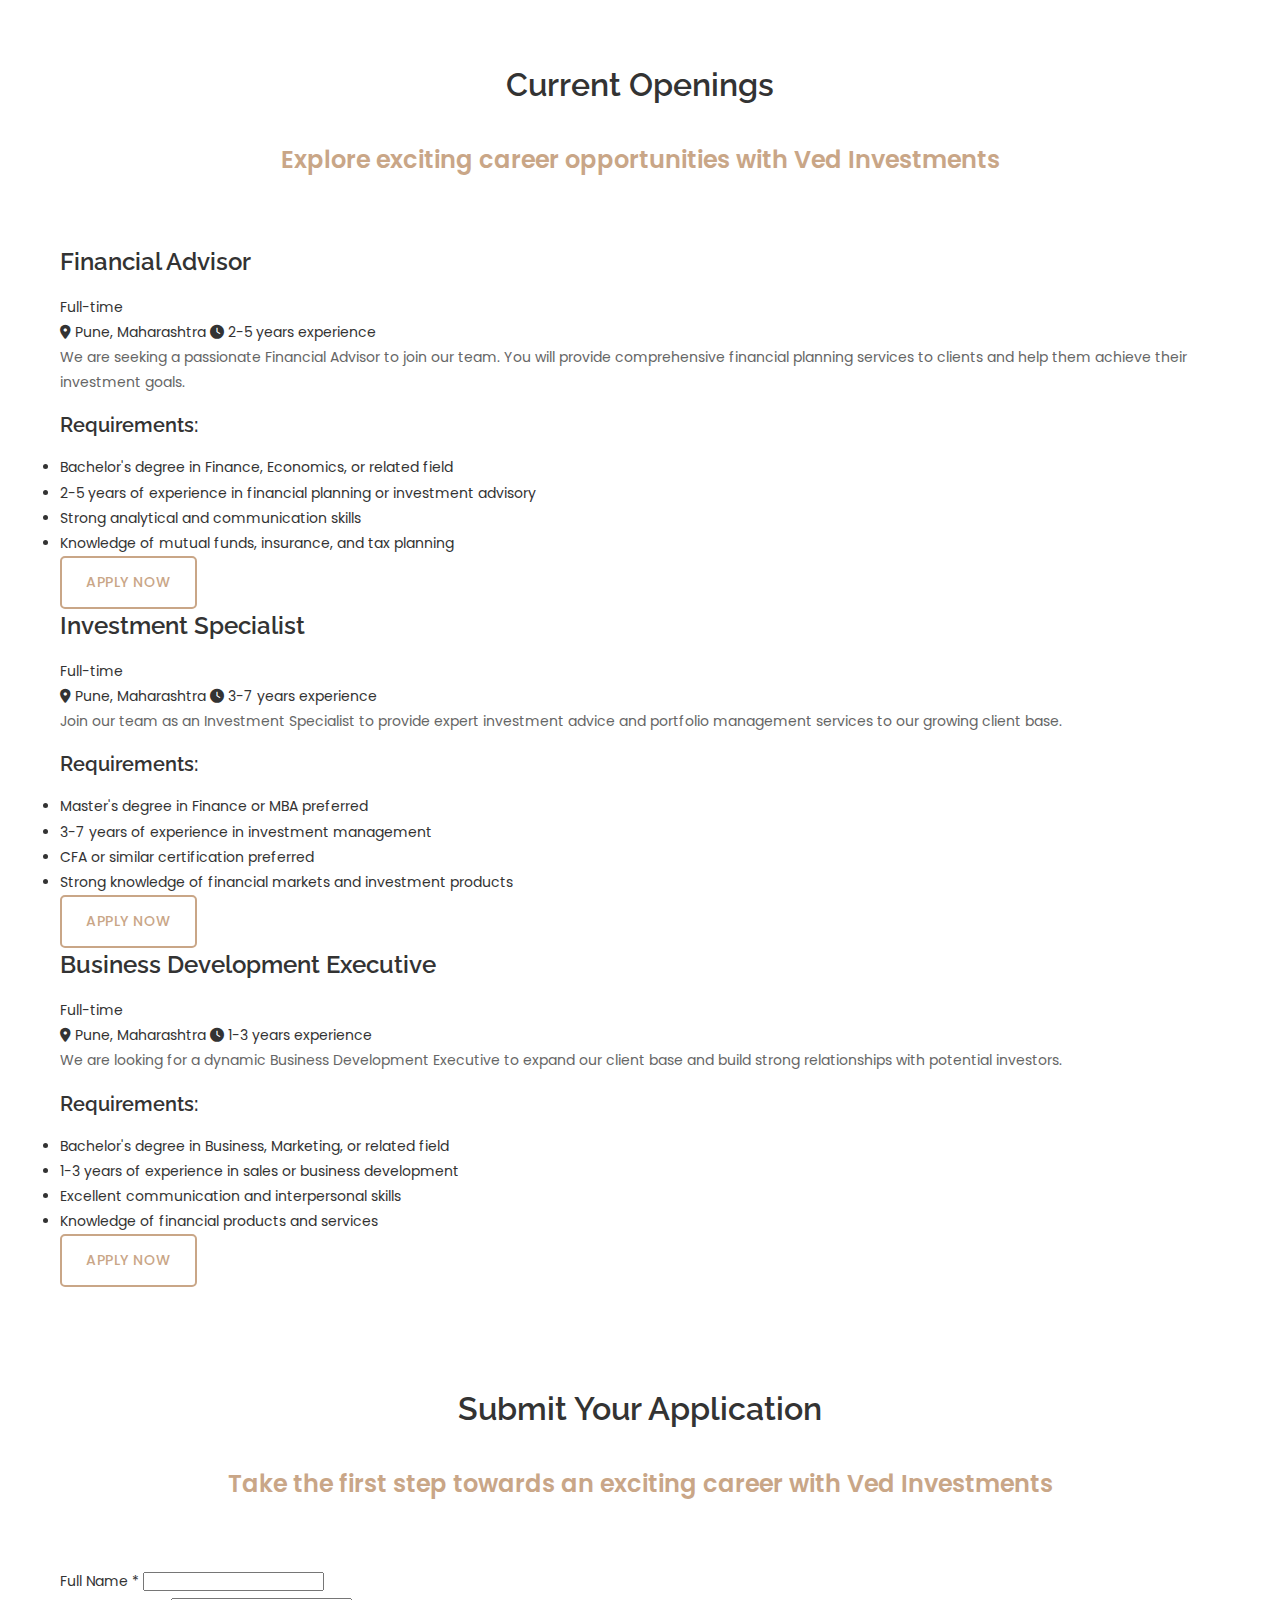
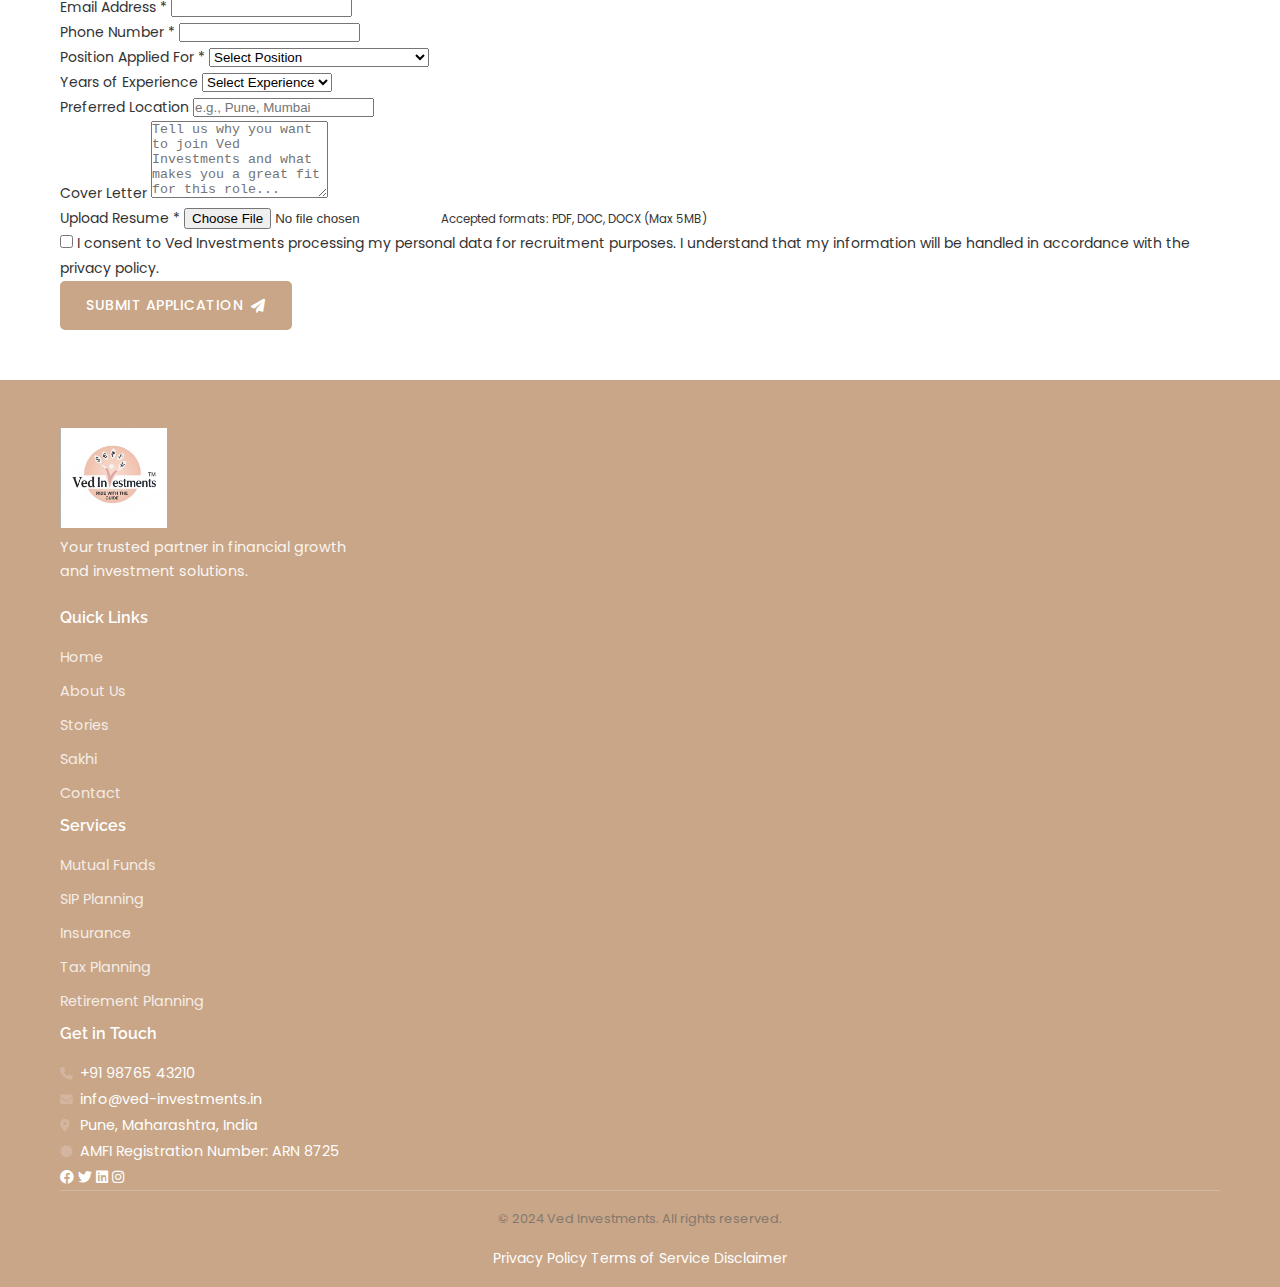
<file: join.html>
<!DOCTYPE html>
<html lang="en">
<head>
    <meta charset="UTF-8">
    <meta name="viewport" content="width=device-width, initial-scale=1.0">
    <title>Join Us - Ved Investments</title>
    <meta name="description" content="Join the Ved Investments team and build a rewarding career in financial advisory services.">
    
    <!-- Favicon -->
    <link rel="icon" type="image/png" href="assets/images/favicon.png">
    
    <!-- Google Fonts -->
    <link href="https://fonts.googleapis.com/css2?family=Poppins:wght@300;400;500;600;700&family=Raleway:wght@400;500;600;700&family=Lato:wght@300;400;700&display=swap" rel="stylesheet">
    
    <!-- Font Awesome -->
    <link rel="stylesheet" href="https://cdnjs.cloudflare.com/ajax/libs/font-awesome/6.0.0/css/all.min.css">
    
    <!-- Custom CSS -->
    <link rel="stylesheet" href="assets/css/style.css">
</head>
<body class="loaded">
    <!-- Header -->
    <header id="header" class="header">
        <div class="container">
            <div class="header-content">
                <!-- Logo -->
                <div class="logo">
                    <img src="assets/images/ved_investments_logo.png" alt="Ved Investments Logo" class="logo-img">
                </div>
                
                <!-- Navigation -->
                <nav class="nav" id="nav">
                    <ul class="nav-menu" id="nav-menu">
                        <li class="nav-item">
                            <a href="index.html" class="nav-link">Home</a>
                        </li>
                        <li class="nav-item">
                            <a href="about.html" class="nav-link">About us</a>
                        </li>
                        <li class="nav-item dropdown">
                            <a href="tools.html" class="nav-link">Tools <i class="fas fa-caret-down"></i></a>
                            <ul class="dropdown-menu">
                                <li><a href="#lumpsum-calculator" class="dropdown-link">Lumpsum Calculator</a></li>
                                <li><a href="#sip-calculator" class="dropdown-link">SIP Calculator</a></li>
                            </ul>
                        </li>
                        <li class="nav-item">
                            <a href="stories.html" class="nav-link">Stories</a>
                        </li>
                        <li class="nav-item">
                            <a href="sakhi.html" class="nav-link">Sakhi</a>
                        </li>
                        <li class="nav-item">
                            <a href="contact.html" class="nav-link">Contact us</a>
                        </li>
                        <li class="nav-item">
                            <a href="join.html" class="nav-link active">Join Us</a>
                        </li>
                    </ul>
                    
                    <!-- Mobile Menu Toggle -->
                    <div class="mobile-menu-toggle" id="mobile-menu-toggle">
                        <i class="fas fa-bars"></i>
                    </div>
                </nav>
            </div>
        </div>
    </header>

    <!-- Main Content -->
    <main>
        <!-- Hero Section -->
        <section id="careers" class="hero">
            <div class="container">
                <div class="hero-content">
                    <div class="hero-text">
                        <h1 class="hero-title animate-fade-in">
                            <span class="hero-title-line">Join Our</span>
                            <span class="hero-title-line">Success Story</span>
                        </h1>
                        <p class="hero-subtitle animate-fade-in-delay">Build a rewarding career in financial advisory</p>
                        <a href="#careers-form" class="btn btn-primary hero-btn animate-fade-in-delay-2">
                            <span>Apply Now</span>
                            <i class="fas fa-angle-right"></i>
                        </a>
                    </div>
                    <div class="hero-image">
                        <img src="assets/images/money-tree-bg.png" alt="Join Ved Investments Team" class="hero-img">
                    </div>
                </div>
            </div>
        </section>

        <!-- Why Join Us Section -->
        <section class="why-join-us">
            <div class="container">
                <div class="section-header">
                    <h2 class="section-title">Why Choose Ved Investments?</h2>
                    <p class="section-subtitle">Be part of a dynamic team that's transforming financial advisory services</p>
                </div>

                <div class="benefits-grid">
                    <div class="benefit-card">
                        <div class="benefit-icon">
                            <i class="fas fa-chart-line"></i>
                        </div>
                        <h3>Growth Opportunities</h3>
                        <p>Accelerate your career with continuous learning and advancement opportunities in the financial sector.</p>
                    </div>

                    <div class="benefit-card">
                        <div class="benefit-icon">
                            <i class="fas fa-users"></i>
                        </div>
                        <h3>Collaborative Culture</h3>
                        <p>Work with experienced professionals in a supportive environment that values teamwork and innovation.</p>
                    </div>

                    <div class="benefit-card">
                        <div class="benefit-icon">
                            <i class="fas fa-trophy"></i>
                        </div>
                        <h3>Competitive Benefits</h3>
                        <p>Enjoy attractive compensation packages, performance bonuses, and comprehensive health benefits.</p>
                    </div>

                    <div class="benefit-card">
                        <div class="benefit-icon">
                            <i class="fas fa-graduation-cap"></i>
                        </div>
                        <h3>Training & Development</h3>
                        <p>Access industry certifications, workshops, and continuous education programs to enhance your skills.</p>
                    </div>

                    <div class="benefit-card">
                        <div class="benefit-icon">
                            <i class="fas fa-balance-scale"></i>
                        </div>
                        <h3>Work-Life Balance</h3>
                        <p>Maintain a healthy work-life balance with flexible schedules and remote work options.</p>
                    </div>

                    <div class="benefit-card">
                        <div class="benefit-icon">
                            <i class="fas fa-handshake"></i>
                        </div>
                        <h3>Client Impact</h3>
                        <p>Make a meaningful difference by helping clients achieve their financial goals and secure their future.</p>
                    </div>
                </div>
            </div>
        </section>

        <!-- Current Openings Section -->
        <section class="current-openings">
            <div class="container">
                <div class="section-header">
                    <h2 class="section-title">Current Openings</h2>
                    <p class="section-subtitle">Explore exciting career opportunities with Ved Investments</p>
                </div>

                <div class="jobs-list">
                    <div class="job-card">
                        <div class="job-header">
                            <h3 class="job-title">Financial Advisor</h3>
                            <span class="job-type">Full-time</span>
                        </div>
                        <div class="job-details">
                            <div class="job-meta">
                                <span><i class="fas fa-map-marker-alt"></i> Pune, Maharashtra</span>
                                <span><i class="fas fa-clock"></i> 2-5 years experience</span>
                            </div>
                            <p class="job-description">
                                We are seeking a passionate Financial Advisor to join our team. You will provide comprehensive 
                                financial planning services to clients and help them achieve their investment goals.
                            </p>
                            <div class="job-requirements">
                                <h4>Requirements:</h4>
                                <ul>
                                    <li>Bachelor's degree in Finance, Economics, or related field</li>
                                    <li>2-5 years of experience in financial planning or investment advisory</li>
                                    <li>Strong analytical and communication skills</li>
                                    <li>Knowledge of mutual funds, insurance, and tax planning</li>
                                </ul>
                            </div>
                            <a href="#careers-form" class="btn btn-outline">Apply Now</a>
                        </div>
                    </div>

                    <div class="job-card">
                        <div class="job-header">
                            <h3 class="job-title">Investment Specialist</h3>
                            <span class="job-type">Full-time</span>
                        </div>
                        <div class="job-details">
                            <div class="job-meta">
                                <span><i class="fas fa-map-marker-alt"></i> Pune, Maharashtra</span>
                                <span><i class="fas fa-clock"></i> 3-7 years experience</span>
                            </div>
                            <p class="job-description">
                                Join our team as an Investment Specialist to provide expert investment advice and portfolio 
                                management services to our growing client base.
                            </p>
                            <div class="job-requirements">
                                <h4>Requirements:</h4>
                                <ul>
                                    <li>Master's degree in Finance or MBA preferred</li>
                                    <li>3-7 years of experience in investment management</li>
                                    <li>CFA or similar certification preferred</li>
                                    <li>Strong knowledge of financial markets and investment products</li>
                                </ul>
                            </div>
                            <a href="#careers-form" class="btn btn-outline">Apply Now</a>
                        </div>
                    </div>

                    <div class="job-card">
                        <div class="job-header">
                            <h3 class="job-title">Business Development Executive</h3>
                            <span class="job-type">Full-time</span>
                        </div>
                        <div class="job-details">
                            <div class="job-meta">
                                <span><i class="fas fa-map-marker-alt"></i> Pune, Maharashtra</span>
                                <span><i class="fas fa-clock"></i> 1-3 years experience</span>
                            </div>
                            <p class="job-description">
                                We are looking for a dynamic Business Development Executive to expand our client base and 
                                build strong relationships with potential investors.
                            </p>
                            <div class="job-requirements">
                                <h4>Requirements:</h4>
                                <ul>
                                    <li>Bachelor's degree in Business, Marketing, or related field</li>
                                    <li>1-3 years of experience in sales or business development</li>
                                    <li>Excellent communication and interpersonal skills</li>
                                    <li>Knowledge of financial products and services</li>
                                </ul>
                            </div>
                            <a href="#careers-form" class="btn btn-outline">Apply Now</a>
                        </div>
                    </div>
                </div>
            </div>
        </section>

        <!-- Application Form Section -->
        <section id="careers-form" class="application-form">
            <div class="container">
                <div class="section-header">
                    <h2 class="section-title">Submit Your Application</h2>
                    <p class="section-subtitle">Take the first step towards an exciting career with Ved Investments</p>
                </div>

                <div class="form-container">
                    <form class="careers-form">
                        <div class="form-row">
                            <div class="form-group">
                                <label for="fullName">Full Name *</label>
                                <input type="text" id="fullName" name="fullName" required>
                            </div>
                            <div class="form-group">
                                <label for="email">Email Address *</label>
                                <input type="email" id="email" name="email" required>
                            </div>
                        </div>

                        <div class="form-row">
                            <div class="form-group">
                                <label for="phone">Phone Number *</label>
                                <input type="tel" id="phone" name="phone" required>
                            </div>
                            <div class="form-group">
                                <label for="position">Position Applied For *</label>
                                <select id="position" name="position" required>
                                    <option value="">Select Position</option>
                                    <option value="financial-advisor">Financial Advisor</option>
                                    <option value="investment-specialist">Investment Specialist</option>
                                    <option value="business-development">Business Development Executive</option>
                                    <option value="other">Other</option>
                                </select>
                            </div>
                        </div>

                        <div class="form-row">
                            <div class="form-group">
                                <label for="experience">Years of Experience</label>
                                <select id="experience" name="experience">
                                    <option value="">Select Experience</option>
                                    <option value="0-1">0-1 years</option>
                                    <option value="1-3">1-3 years</option>
                                    <option value="3-5">3-5 years</option>
                                    <option value="5-10">5-10 years</option>
                                    <option value="10+">10+ years</option>
                                </select>
                            </div>
                            <div class="form-group">
                                <label for="location">Preferred Location</label>
                                <input type="text" id="location" name="location" placeholder="e.g., Pune, Mumbai">
                            </div>
                        </div>

                        <div class="form-group">
                            <label for="coverLetter">Cover Letter</label>
                            <textarea id="coverLetter" name="coverLetter" rows="5" 
                                      placeholder="Tell us why you want to join Ved Investments and what makes you a great fit for this role..."></textarea>
                        </div>

                        <div class="form-group">
                            <label for="resume">Upload Resume *</label>
                            <input type="file" id="resume" name="resume" accept=".pdf,.doc,.docx" required>
                            <small>Accepted formats: PDF, DOC, DOCX (Max 5MB)</small>
                        </div>

                        <div class="form-group checkbox-group">
                            <input type="checkbox" id="consent" name="consent" required>
                            <label for="consent">
                                I consent to Ved Investments processing my personal data for recruitment purposes. 
                                I understand that my information will be handled in accordance with the privacy policy.
                            </label>
                        </div>

                        <button type="submit" class="btn btn-primary submit-btn">
                            <span>Submit Application</span>
                            <i class="fas fa-paper-plane"></i>
                        </button>
                    </form>
                </div>
            </div>
        </section>
    </main>

    <!-- Footer -->
    <footer class="footer">
        <div class="container">
            <div class="footer-content">
                <div class="footer-section">
                    <div class="footer-logo">
                        <img src="assets/images/ved_investments_logo.png" alt="Ved Investments Logo" class="footer-logo-img">
                        <p class="footer-description">Your trusted partner in financial growth and investment solutions.</p>
                    </div>
                </div>

                <div class="footer-section">
                    <h3 class="footer-title">Quick Links</h3>
                    <ul class="footer-links">
                        <li><a href="index.html">Home</a></li>
                        <li><a href="about.html">About Us</a></li>
                        <li><a href="stories.html">Stories</a></li>
                        <li><a href="sakhi.html">Sakhi</a></li>
                        <li><a href="contact.html">Contact</a></li>
                    </ul>
                </div>

                <div class="footer-section">
                    <h3 class="footer-title">Services</h3>
                    <ul class="footer-links">
                        <li><a href="#mutual-funds">Mutual Funds</a></li>
                        <li><a href="#sip-planning">SIP Planning</a></li>
                        <li><a href="#insurance">Insurance</a></li>
                        <li><a href="#tax-planning">Tax Planning</a></li>
                        <li><a href="#retirement-planning">Retirement Planning</a></li>
                    </ul>
                </div>

                <div class="footer-section">
                    <h3 class="footer-title">Get in Touch</h3>
                    <div class="footer-contact">
                        <div class="contact-item">
                            <i class="fas fa-phone"></i>
                            <span>+91 98765 43210</span>
                        </div>
                        <div class="contact-item">
                            <i class="fas fa-envelope"></i>
                            <span>info@ved-investments.in</span>
                        </div>
                        <div class="contact-item">
                            <i class="fas fa-map-marker-alt"></i>
                            <span>Pune, Maharashtra, India</span>
                        </div>
                        <div class="contact-item">
                            <i class="fas fa-certificate"></i>
                            <span>AMFI Registration Number: ARN 8725</span>
                        </div>
                    </div>
                    
                    <div class="social-links">
                        <a href="#" class="social-link"><i class="fab fa-facebook"></i></a>
                        <a href="#" class="social-link"><i class="fab fa-twitter"></i></a>
                        <a href="#" class="social-link"><i class="fab fa-linkedin"></i></a>
                        <a href="#" class="social-link"><i class="fab fa-instagram"></i></a>
                    </div>
                </div>
            </div>

            <div class="footer-bottom">
                <div class="footer-bottom-content">
                    <p class="copyright">© 2024 Ved Investments. All rights reserved.</p>
                    <div class="footer-bottom-links">
                        <a href="#privacy">Privacy Policy</a>
                        <a href="#terms">Terms of Service</a>
                        <a href="#disclaimer">Disclaimer</a>
                    </div>
                </div>
            </div>
        </div>
    </footer>

    <!-- JavaScript -->
    <script src="assets/js/script.js"></script>
</body>
</html>
</file>
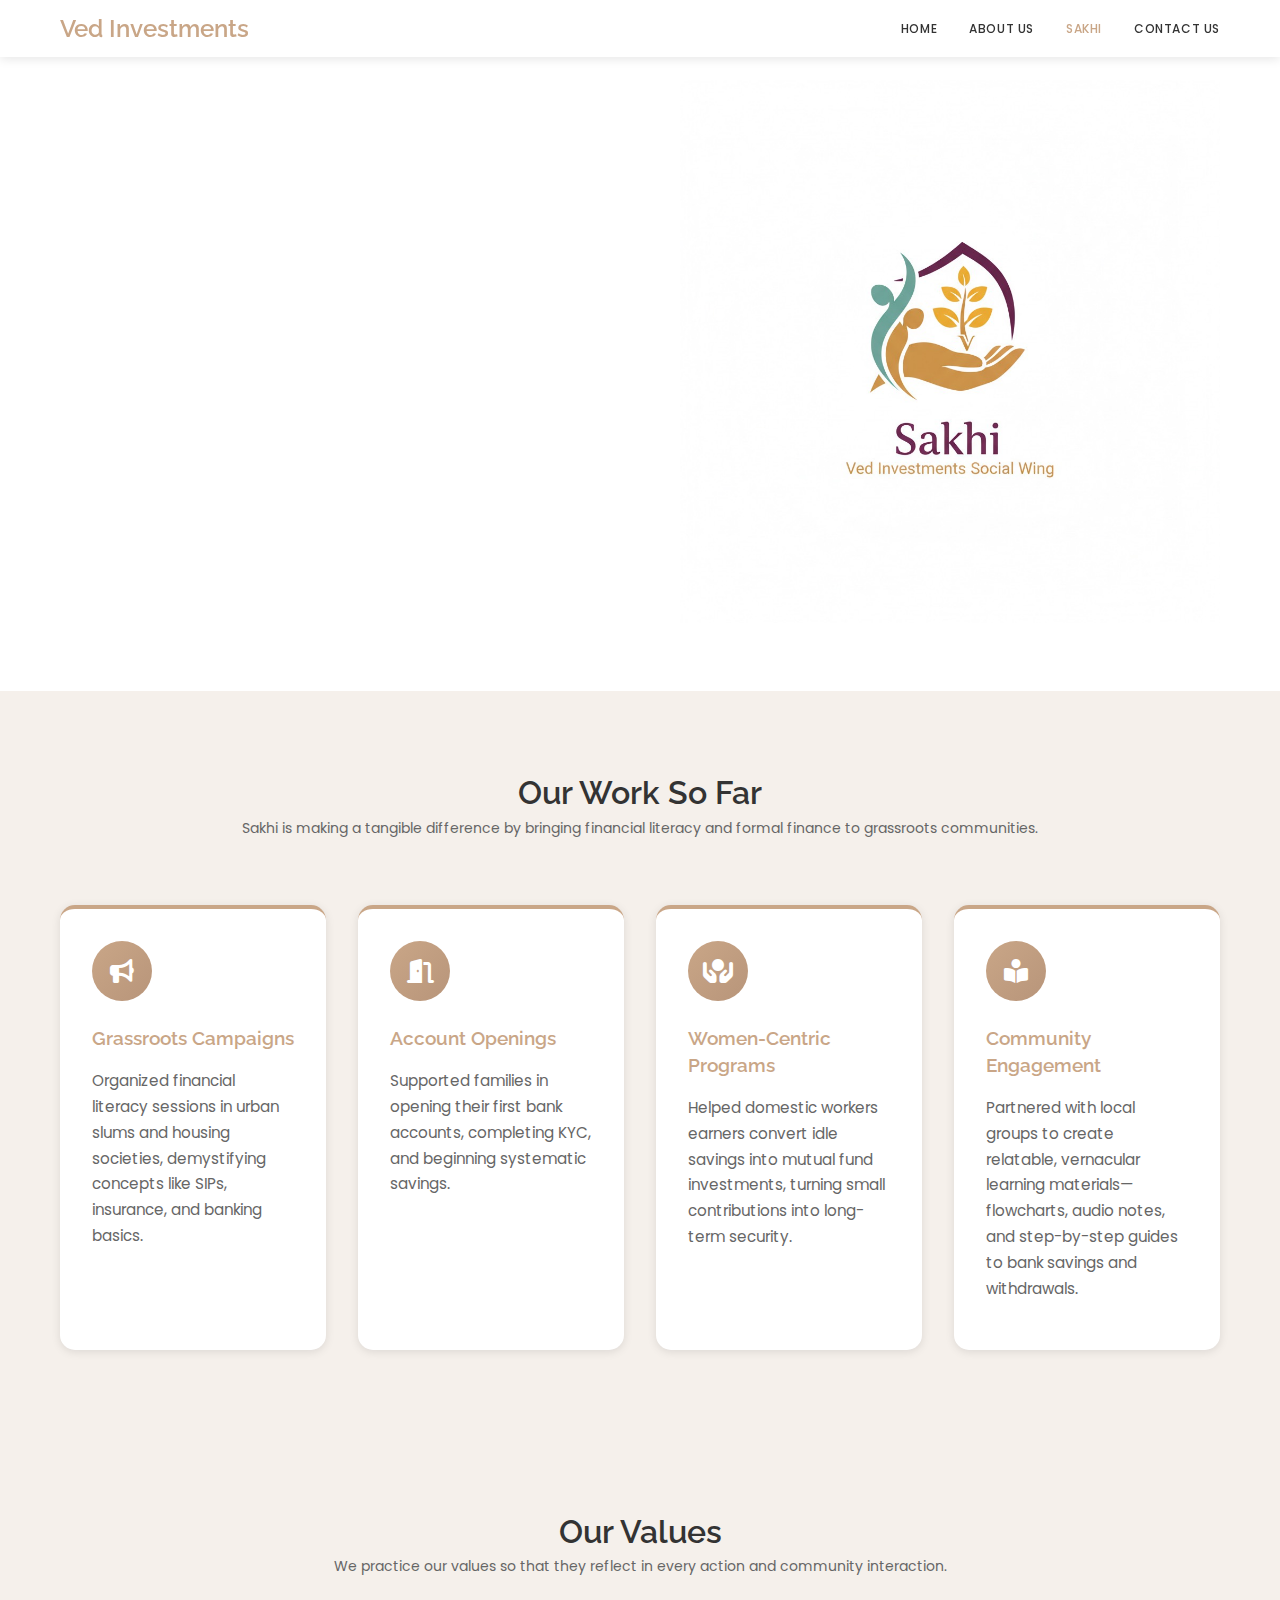
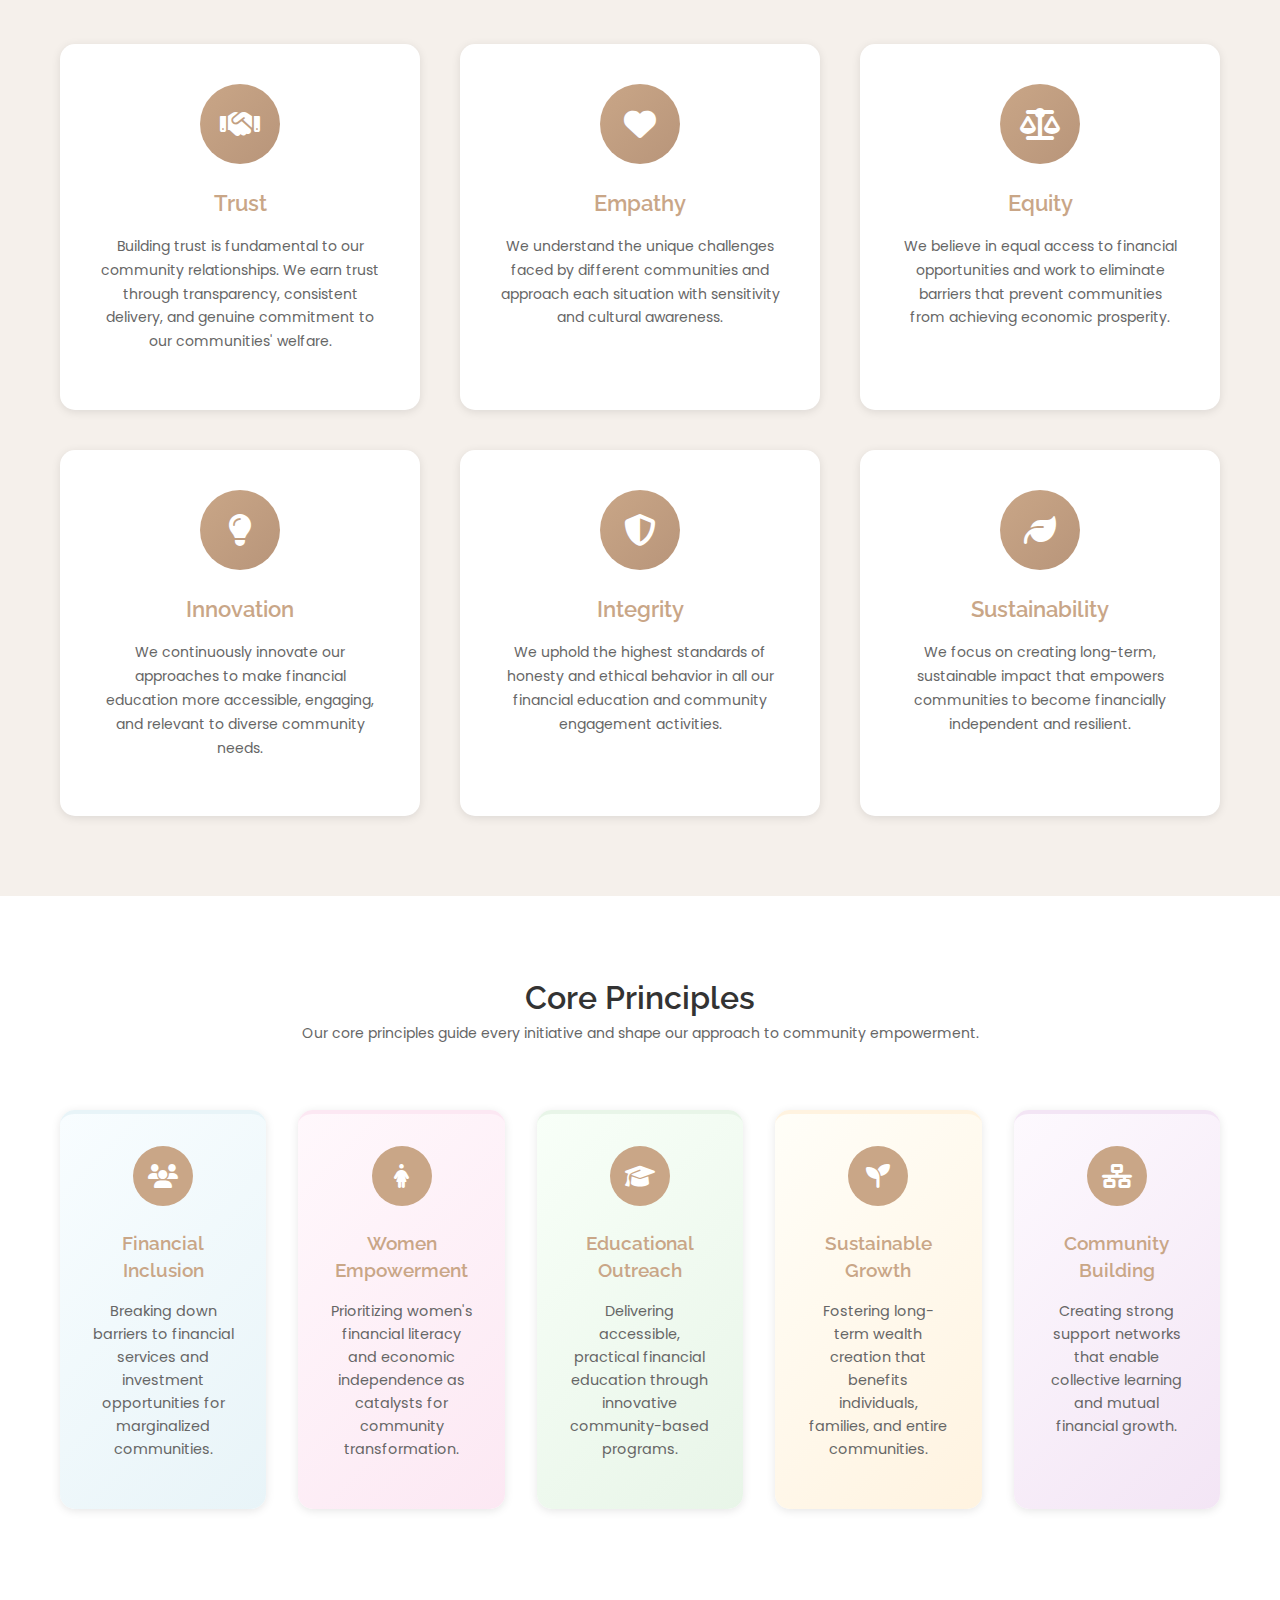
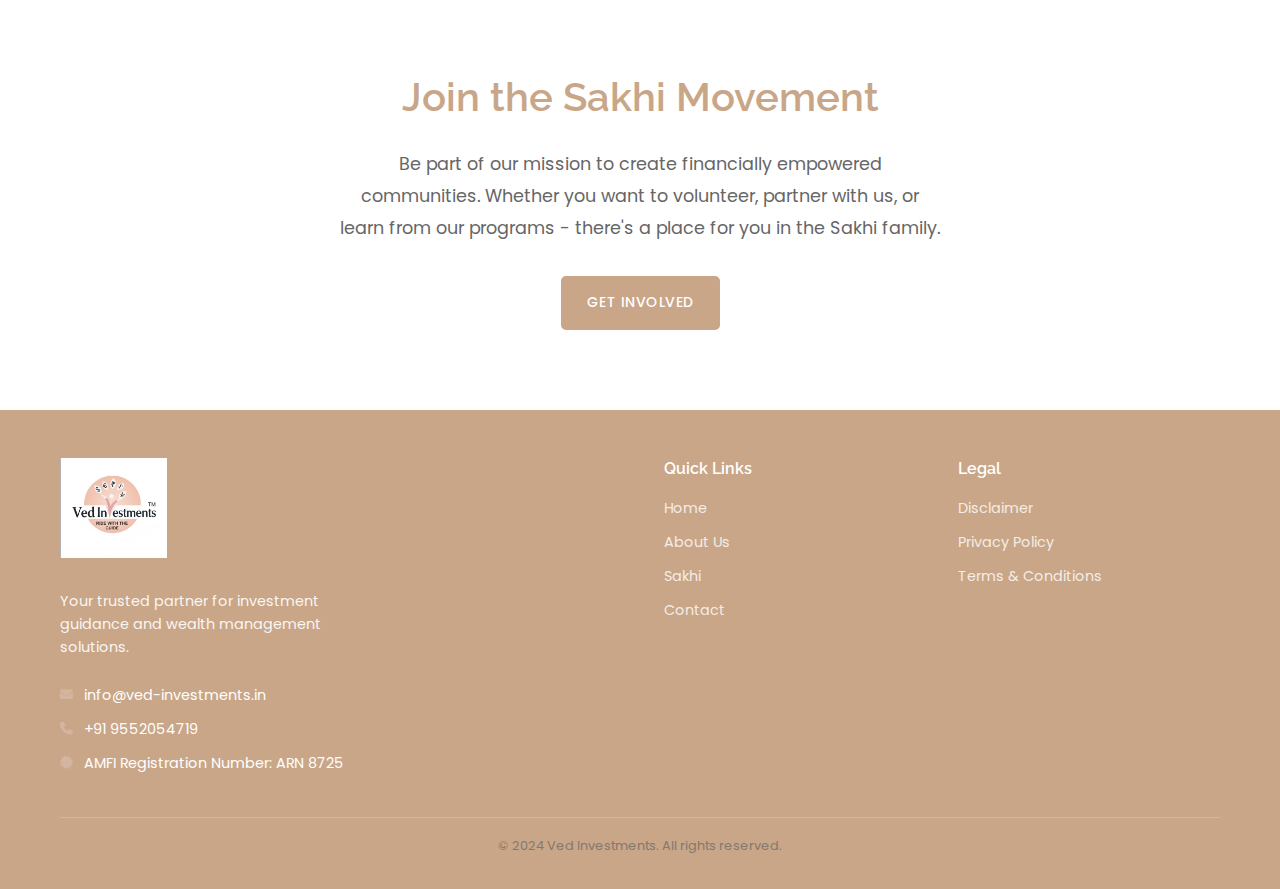
<file: sakhi.html>
<!DOCTYPE html>
<html lang="en">
<head>
    <meta charset="UTF-8">
    <meta name="viewport" content="width=device-width, initial-scale=1.0">
    <title>Sakhi - Social Wing | Ved Investments</title>
    <meta name="description" content="Sakhi - The social wing of Ved Investments, empowering communities through financial literacy, women's economic empowerment, and inclusive wealth building programs.">
    
    <!-- Favicon -->
    <link rel="icon" type="image/png" href="assets/images/ved_investments_logo.png">
    
    <!-- Fonts -->
    <link href="https://fonts.googleapis.com/css2?family=Poppins:wght@300;400;500;600;700&family=Raleway:wght@300;400;500;600;700&family=Lato:wght@300;400;700&display=swap" rel="stylesheet">
    
    <!-- Font Awesome -->
    <link rel="stylesheet" href="https://cdnjs.cloudflare.com/ajax/libs/font-awesome/6.4.0/css/all.min.css">
    
    <!-- Main CSS -->
    <link rel="stylesheet" href="assets/css/style.css">
</head>
<body class="loaded">
    <!-- Header -->
    <header id="header" class="header">
        <div class="container">
            <div class="header-content">
                <!-- Logo -->
                <div class="logo">
                    <h2 class="logo-text">Ved Investments</h2>
                </div>
                
                <!-- Navigation -->
                <nav class="nav" id="nav">
                    <ul class="nav-menu" id="nav-menu">
                        <li class="nav-item">
                            <a href="index.html" class="nav-link">Home</a>
                        </li>
                        <li class="nav-item">
                            <a href="about.html" class="nav-link">About us</a>
                        </li>
                        <!-- <li class="nav-item dropdown">
                            <a href="tools.html" class="nav-link">Tools <i class="fas fa-caret-down"></i></a>
                            <ul class="dropdown-menu">
                                <li><a href="#lumpsum-calculator" class="dropdown-link">Lumpsum Calculator</a></li>
                                <li><a href="#sip-calculator" class="dropdown-link">SIP Calculator</a></li>
                            </ul>
                        </li> -->
                        <!-- <li class="nav-item">
                            <a href="stories.html" class="nav-link">Stories</a>
                        </li> -->
                        <li class="nav-item">
                            <a href="sakhi.html" class="nav-link active">Sakhi</a>
                        </li>
                        <li class="nav-item">
                            <a href="contact.html" class="nav-link">Contact us</a>
                        </li>
                        <!-- <li class="nav-item">
                            <a href="join.html" class="nav-link">Join Us</a>
                        </li> -->
                    </ul>
                    
                    <!-- Mobile Menu Toggle -->
                    <div class="mobile-menu-toggle" id="mobile-menu-toggle">
                        <i class="fas fa-bars"></i>
                    </div>
                </nav>
            </div>
        </div>
    </header>

    <!-- Main Content -->
    <main>
        <!-- Hero Section -->
        <section id="sakhi" class="hero">
            <div class="container">
                <div class="hero-content">
                    <div class="hero-text">
                        <h1 class="hero-title animate-fade-in">
                            <span class="hero-title-line sakhi-main-title">Sakhi</span>
                            <span class="hero-title-line sakhi-subtitle">Our Social Impact Wing</span>
                        </h1>
                        
                        <div class="about-intro animate-fade-in-delay-2">
                            <p>At Ved Investments, <strong>Sakhi</strong> represents our commitment to financial inclusion at the grassroots level. While our Wealth Management practice empowers first-time women investors, Sakhi goes one step further—it is our dedicated social wing, focused on bringing underserved communities into the fold of formal finance.</p>
                            
                            <p>We believe financial literacy is the first step toward dignity and independence. Many domestic workers continue to rely on informal savings like furniture, jewelry, gold or land. Sakhi works to change this by providing simple, practical guidance and access to trusted financial tools.</p>
                        </div>
                    </div>
                    <div class="hero-image">
                        <img src="assets/images/Sakhi_logo.png" alt="Ved Investments - Sakhi" class="hero-logo">
                    </div>
                </div>
            </div>
        </section>

        <!-- Our Work So Far Section -->
        <section class="sakhi-work-section">
            <div class="container">
                <div class="section-header">
                    <h2 class="section-title">Our Work So Far</h2>
                    <p class="section-description">
                        Sakhi is making a tangible difference by bringing financial literacy and formal finance to grassroots communities.
                    </p>
                </div>

                <div class="work-grid">
                    <div class="work-card">
                        <div class="work-icon">
                            <i class="fa-solid fa-bullhorn"></i>
                        </div>
                        <h3 class="work-title">Grassroots Campaigns</h3>
                        <p class="work-description">
                            Organized financial literacy sessions in urban slums and housing societies, demystifying concepts like SIPs, insurance, and banking basics.
                        </p>
                    </div>

                    <div class="work-card">
                        <div class="work-icon">
                            <i class="fa-solid fa-door-open"></i>
                        </div>
                        <h3 class="work-title">Account Openings</h3>
                        <p class="work-description">
                            Supported families in opening their first bank accounts, completing KYC, and beginning systematic savings.
                        </p>
                    </div>

                    <div class="work-card">
                        <div class="work-icon">
                            <i class="fa-solid fa-hands-holding-circle"></i>
                        </div>
                        <h3 class="work-title">Women-Centric Programs</h3>
                        <p class="work-description">
                            Helped domestic workers earners convert idle savings into mutual fund investments, turning small contributions into long-term security.
                        </p>
                    </div>

                    <div class="work-card">
                        <div class="work-icon">
                            <i class="fa-solid fa-book-open-reader"></i>
                        </div>
                        <h3 class="work-title">Community Engagement</h3>
                        <p class="work-description">
                            Partnered with local groups to create relatable, vernacular learning materials—flowcharts, audio notes, and step-by-step guides to bank savings and withdrawals.
                        </p>
                    </div>
                </div>
            </div>
        </section>

        <!-- Our Values Section -->
        <section class="sakhi-values-section">
            <div class="container">
                <div class="section-header">
                    <h2 class="section-title">Our Values</h2>
                    <p class="section-description">
                        We practice our values so that they reflect in every action and community interaction.
                    </p>
                </div>

                <div class="values-grid">
                    <div class="value-card">
                        <div class="value-icon">
                            <i class="fas fa-handshake"></i>
                        </div>
                        <h4 class="value-title">Trust</h4>
                        <p class="value-description">
                            Building trust is fundamental to our community relationships. We earn trust through 
                            transparency, consistent delivery, and genuine commitment to our communities' welfare.
                        </p>
                    </div>

                    <div class="value-card">
                        <div class="value-icon">
                            <i class="fas fa-heart"></i>
                        </div>
                        <h4 class="value-title">Empathy</h4>
                        <p class="value-description">
                            We understand the unique challenges faced by different communities and approach each 
                            situation with sensitivity and cultural awareness.
                        </p>
                    </div>

                    <div class="value-card">
                        <div class="value-icon">
                            <i class="fas fa-balance-scale"></i>
                        </div>
                        <h4 class="value-title">Equity</h4>
                        <p class="value-description">
                            We believe in equal access to financial opportunities and work to eliminate barriers 
                            that prevent communities from achieving economic prosperity.
                        </p>
                    </div>

                    <div class="value-card">
                        <div class="value-icon">
                            <i class="fas fa-lightbulb"></i>
                        </div>
                        <h4 class="value-title">Innovation</h4>
                        <p class="value-description">
                            We continuously innovate our approaches to make financial education more accessible, 
                            engaging, and relevant to diverse community needs.
                        </p>
                    </div>

                    <div class="value-card">
                        <div class="value-icon">
                            <i class="fas fa-shield-alt"></i>
                        </div>
                        <h4 class="value-title">Integrity</h4>
                        <p class="value-description">
                            We uphold the highest standards of honesty and ethical behavior in all our financial 
                            education and community engagement activities.
                        </p>
                    </div>

                    <div class="value-card">
                        <div class="value-icon">
                            <i class="fas fa-leaf"></i>
                        </div>
                        <h4 class="value-title">Sustainability</h4>
                        <p class="value-description">
                            We focus on creating long-term, sustainable impact that empowers communities to become 
                            financially independent and resilient.
                        </p>
                    </div>
                </div>
            </div>
        </section>

        <!-- Core Principles Section -->
        <section class="sakhi-principles-section">
            <div class="container">
                <div class="section-header">
                    <h2 class="section-title">Core Principles</h2>
                    <p class="section-description">
                        Our core principles guide every initiative and shape our approach to community empowerment.
                    </p>
                </div>

                <div class="principles-grid">
                    <div class="principle-card principle-primary">
                        <div class="principle-icon">
                            <i class="fas fa-users"></i>
                        </div>
                        <h3 class="principle-title">Financial Inclusion</h3>
                        <p class="principle-description">
                            Breaking down barriers to financial services and investment opportunities for 
                            marginalized communities.
                        </p>
                    </div>

                    <div class="principle-card principle-secondary">
                        <div class="principle-icon">
                            <i class="fas fa-female"></i>
                        </div>
                        <h3 class="principle-title">Women Empowerment</h3>
                        <p class="principle-description">
                            Prioritizing women's financial literacy and economic independence as catalysts 
                            for community transformation.
                        </p>
                    </div>

                    <div class="principle-card principle-tertiary">
                        <div class="principle-icon">
                            <i class="fas fa-graduation-cap"></i>
                        </div>
                        <h3 class="principle-title">Educational Outreach</h3>
                        <p class="principle-description">
                            Delivering accessible, practical financial education through innovative 
                            community-based programs.
                        </p>
                    </div>

                    <div class="principle-card principle-quaternary">
                        <div class="principle-icon">
                            <i class="fas fa-seedling"></i>
                        </div>
                        <h3 class="principle-title">Sustainable Growth</h3>
                        <p class="principle-description">
                            Fostering long-term wealth creation that benefits individuals, families, 
                            and entire communities.
                        </p>
                    </div>

                    <div class="principle-card principle-quinary">
                        <div class="principle-icon">
                            <i class="fas fa-network-wired"></i>
                        </div>
                        <h3 class="principle-title">Community Building</h3>
                        <p class="principle-description">
                            Creating strong support networks that enable collective learning and 
                            mutual financial growth.
                        </p>
                    </div>
                </div>
            </div>
        </section>

        <!-- Call to Action Section -->
        <section class="sakhi-cta-section">
            <div class="container">
                <div class="cta-content">
                    <h2 class="cta-title">Join the Sakhi Movement</h2>
                    <p class="cta-description">
                        Be part of our mission to create financially empowered communities. Whether you want to 
                        volunteer, partner with us, or learn from our programs - there's a place for you in the Sakhi family.
                    </p>
                    <div class="cta-buttons">
                        <a href="contact.html" class="btn btn-primary">Get Involved</a>
                    </div>
                </div>
            </div>
        </section>
    </main>

    <!-- Footer -->
    <footer class="footer">
        <div class="container">
            <div class="footer-main">
                <div class="footer-left">
                    <div class="footer-logo">
                        <img src="assets/images/ved_investments_logo.png" alt="Ved Investments Logo" class="footer-logo-img">
                    </div>
                    <p class="footer-description">Your trusted partner for investment guidance and wealth management solutions.</p>
                    <div class="footer-contact">
                        <p><i class="fas fa-envelope"></i> info@ved-investments.in</p>
                        <p><i class="fas fa-phone"></i> +91 9552054719</p>
                        <p><i class="fas fa-certificate"></i> AMFI Registration Number: ARN 8725</p>
                    </div>
                </div>
                
                <div class="footer-right">
                    <div class="footer-section">
                        <h4 class="footer-title">Quick Links</h4>
                        <ul class="footer-links">
                            <li><a href="index.html">Home</a></li>
                            <li><a href="about.html">About Us</a></li>
                            <!-- <li><a href="stories.html">Stories</a></li> -->
                            <li><a href="sakhi.html">Sakhi</a></li>
                            <li><a href="contact.html">Contact</a></li>
                        </ul>
                    </div>
                    
                    <div class="footer-section">
                        <h4 class="footer-title">Legal</h4>
                        <ul class="footer-links">
                            <li><a href="#disclaimer">Disclaimer</a></li>
                            <li><a href="#privacy">Privacy Policy</a></li>
                            <li><a href="#terms">Terms & Conditions</a></li>
                        </ul>
                    </div>
                </div>
            </div>
            
            <div class="footer-bottom">
                <p>&copy; 2024 Ved Investments. All rights reserved.</p>
            </div>
        </div>
    </footer>

    <!-- JavaScript -->
    <script src="assets/js/script.js"></script>
</body>
</html>
</file>
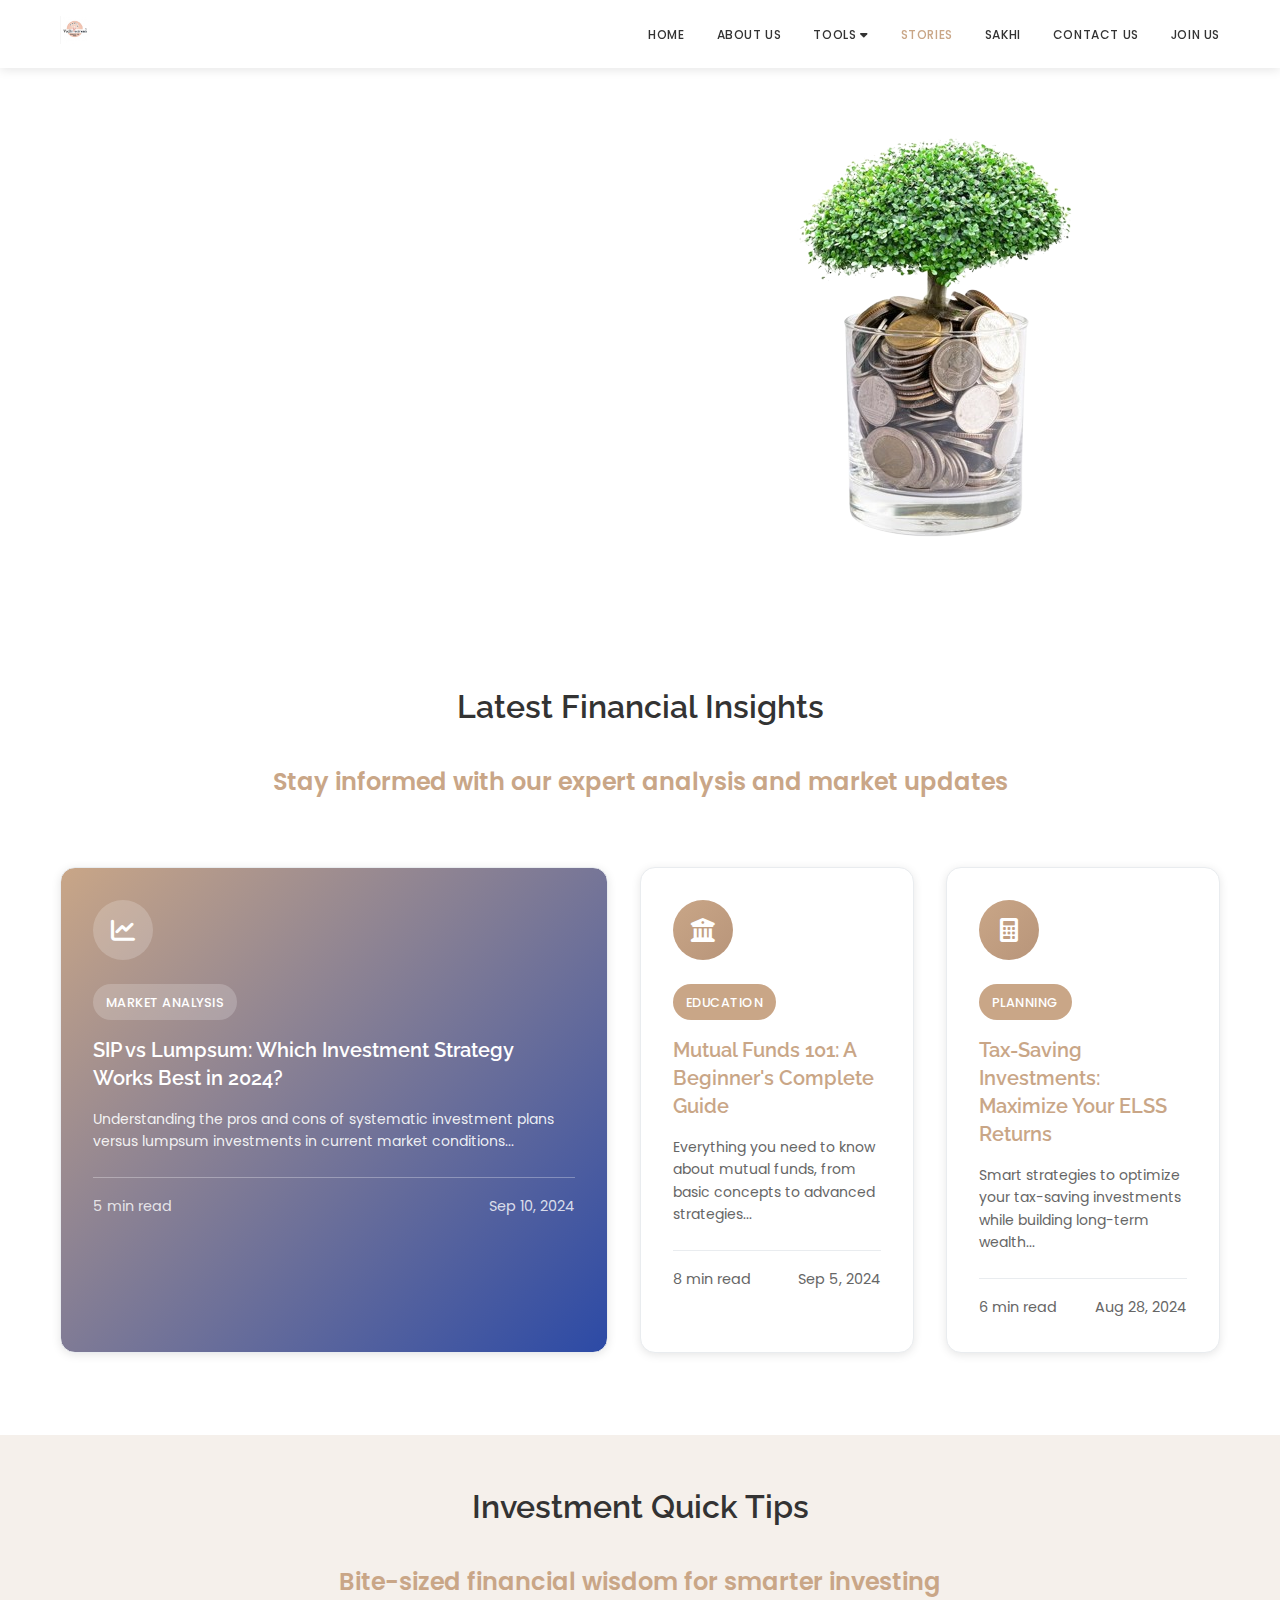
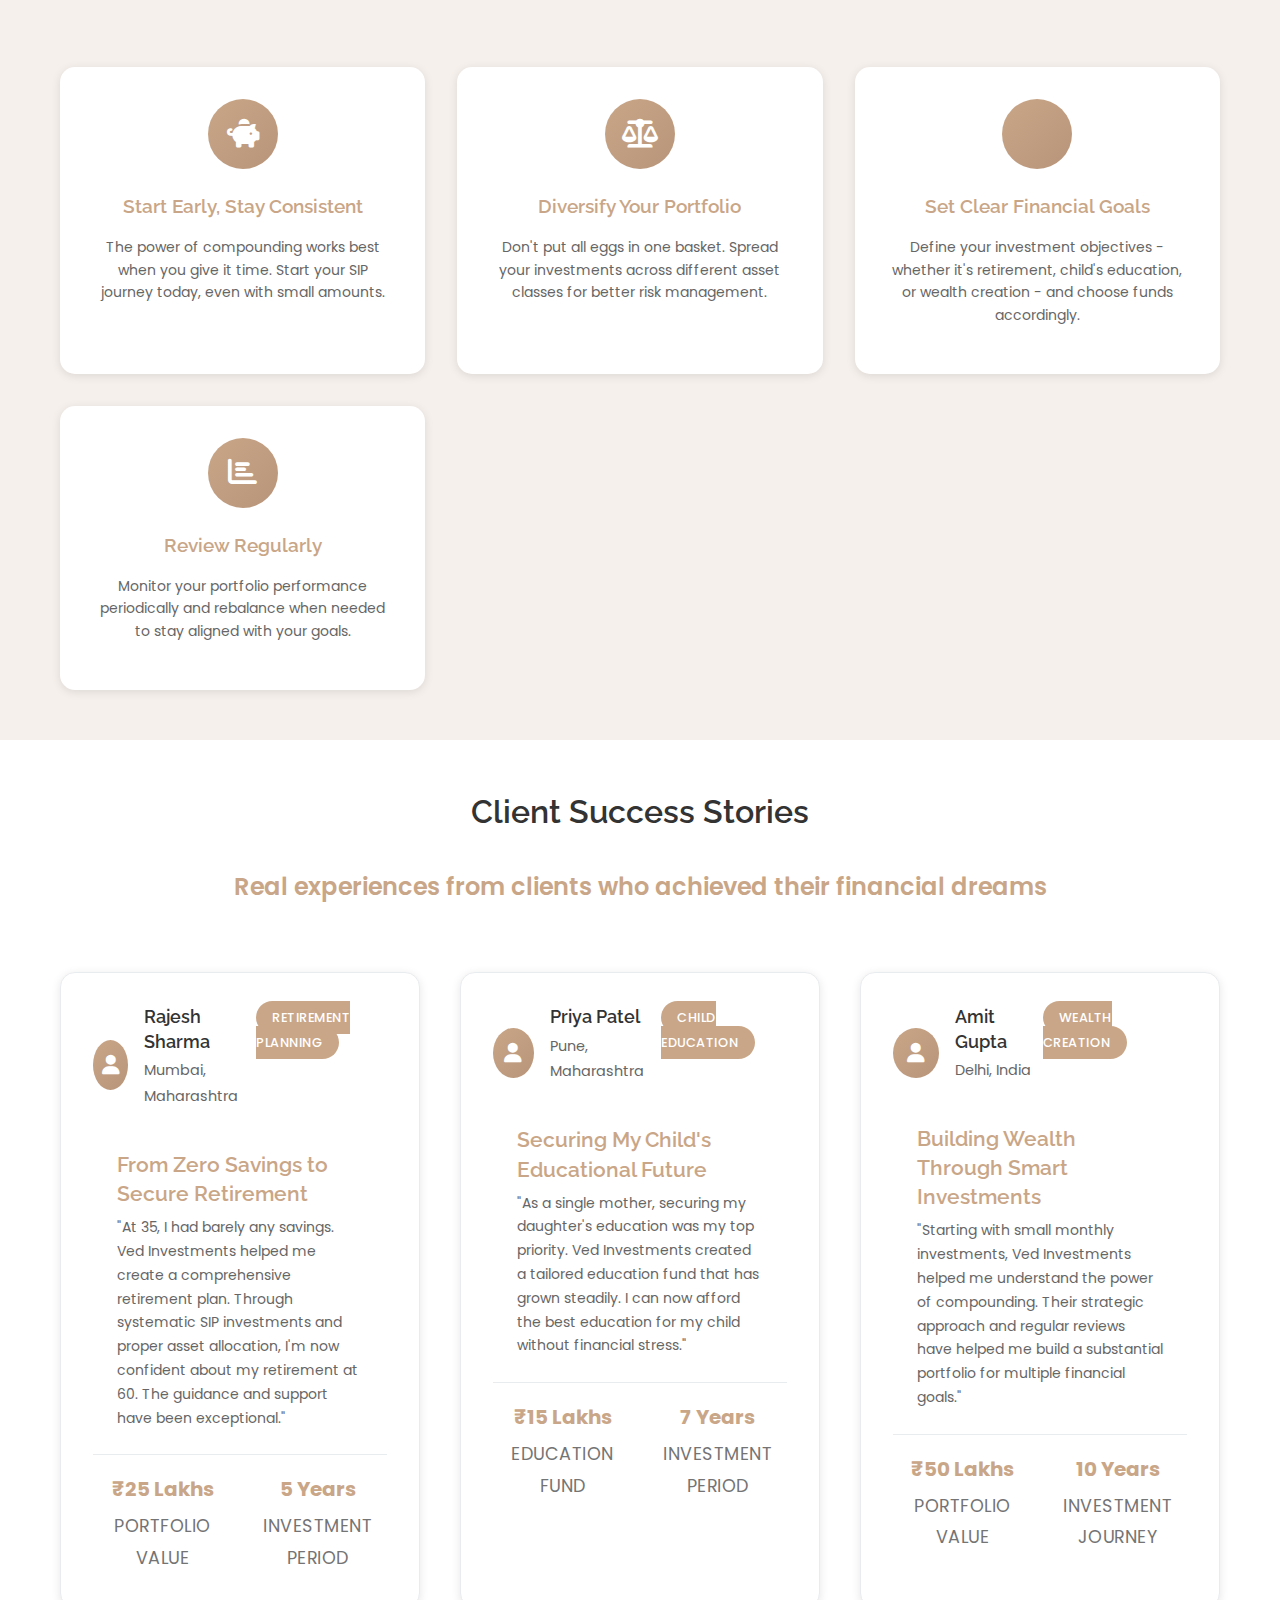
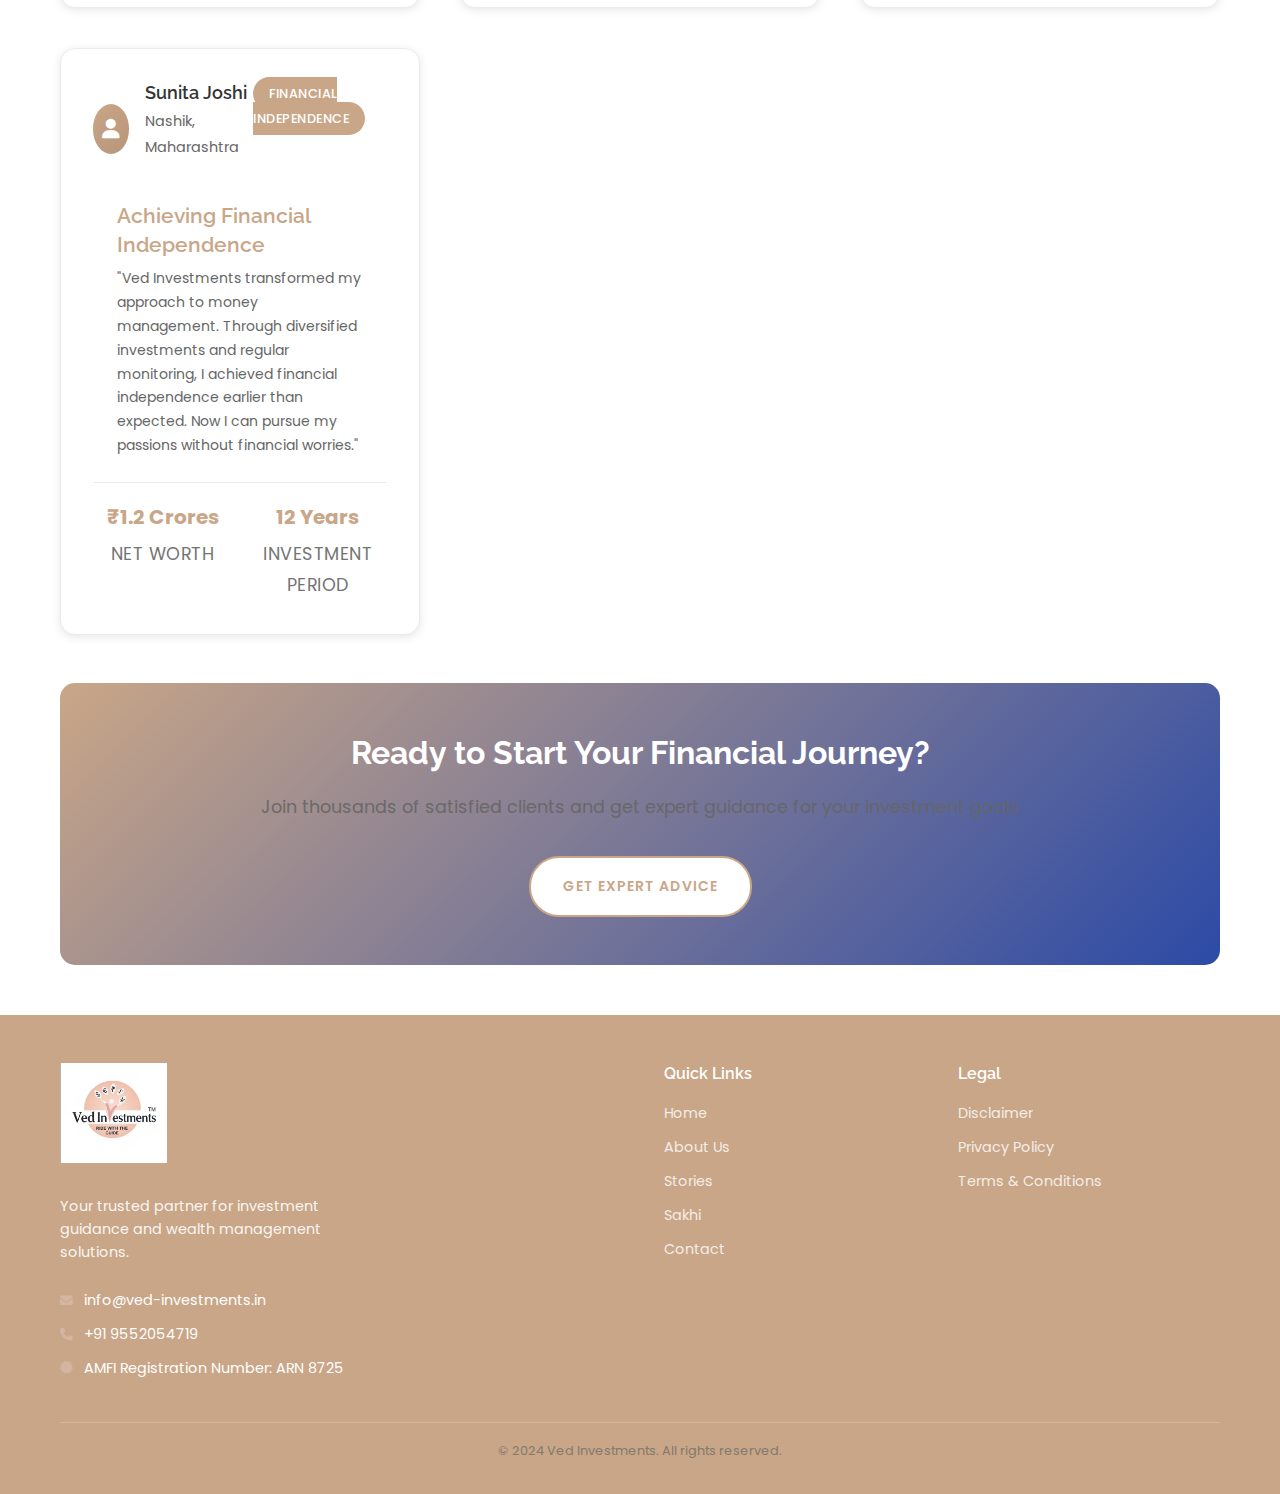
<file: stories.html>
<!DOCTYPE html>
<html lang="en">
<head>
    <meta charset="UTF-8">
    <meta name="viewport" content="width=device-width, initial-scale=1.0">
    <title>Stories - Ved Investments</title>
    <meta name="description" content="Read inspiring investment success stories, financial education content, and expert insights from Ved Investments - Your trusted partner in financial growth.">
    
    <!-- CSS -->
    <link rel="stylesheet" href="assets/css/style.css">
    
    <!-- Google Fonts -->
    <link href="https://fonts.googleapis.com/css2?family=Poppins:wght@300;400;500;600;700&family=Raleway:wght@400;500;600;700&family=Lato:wght@300;400;700&display=swap" rel="stylesheet">
    
    <!-- Font Awesome -->
    <link rel="stylesheet" href="https://cdnjs.cloudflare.com/ajax/libs/font-awesome/6.0.0/css/all.min.css">
    
    <!-- Favicon -->
    <link rel="icon" type="image/png" href="assets/images/favicon.png">
</head>
<body>
    <!-- Header -->
    <header id="header" class="header">
        <div class="container">
            <div class="header-content">
                <!-- Logo -->
                <div class="logo">
                    <img src="assets/images/ved_investments_logo.png" alt="Ved Investments Logo" class="logo-img">
                </div>
                
                <!-- Navigation -->
                <nav class="nav" id="nav">
                    <ul class="nav-menu" id="nav-menu">
                        <li class="nav-item">
                            <a href="index.html" class="nav-link">Home</a>
                        </li>
                        <li class="nav-item">
                            <a href="about.html" class="nav-link">About us</a>
                        </li>
                        <li class="nav-item dropdown">
                            <a href="tools.html" class="nav-link">Tools <i class="fas fa-caret-down"></i></a>
                            <ul class="dropdown-menu">
                                <li><a href="#lumpsum-calculator" class="dropdown-link">Lumpsum Calculator</a></li>
                                <li><a href="#sip-calculator" class="dropdown-link">SIP Calculator</a></li>
                            </ul>
                        </li>
                        <li class="nav-item">
                            <a href="stories.html" class="nav-link active">Stories</a>
                        </li>
                        <li class="nav-item">
                            <a href="sakhi.html" class="nav-link">Sakhi</a>
                        </li>
                        <li class="nav-item">
                            <a href="contact.html" class="nav-link">Contact us</a>
                        </li>
                        <li class="nav-item">
                            <a href="join.html" class="nav-link">Join Us</a>
                        </li>
                    </ul>
                    
                    <!-- Mobile Menu Toggle -->
                    <div class="mobile-menu-toggle" id="mobile-menu-toggle">
                        <i class="fas fa-bars"></i>
                    </div>
                        <span></span>
                        <span></span>
                    </div>
                </nav>
            </div>
        </div>
    </header>

    <!-- Main Content -->
    <main>
        <!-- Hero Section -->
        <section id="stories" class="hero">
            <div class="container">
                <div class="hero-content">
                    <div class="hero-text">
                        <h1 class="hero-title animate-fade-in">
                            <span class="hero-title-line">Success</span>
                            <span class="hero-title-line">Stories</span>
                        </h1>
                        <p class="hero-subtitle animate-fade-in-delay">Real journeys, real results</p>
                        <a href="#contact" class="btn btn-primary hero-btn animate-fade-in-delay-2">
                            <span>Your Story Next</span>
                            <i class="fas fa-angle-right"></i>
                        </a>
                    </div>
                    <div class="hero-image">
                        <img src="assets/images/money-tree-bg.png" alt="Success Stories" class="hero-img">
                    </div>
                </div>
            </div>
        </section>

        <!-- Featured Insights Section -->
        <section class="featured-insights">
            <div class="container">
                <div class="section-header">
                    <h2 class="section-title">Latest Financial Insights</h2>
                    <p class="section-subtitle">Stay informed with our expert analysis and market updates</p>
                </div>
                
                <div class="insights-grid">
                    <div class="insight-card featured">
                        <div class="insight-image">
                            <i class="fas fa-chart-line"></i>
                        </div>
                        <div class="insight-content">
                            <span class="insight-category">Market Analysis</span>
                            <h3 class="insight-title">SIP vs Lumpsum: Which Investment Strategy Works Best in 2024?</h3>
                            <p class="insight-excerpt">Understanding the pros and cons of systematic investment plans versus lumpsum investments in current market conditions...</p>
                            <div class="insight-meta">
                                <span class="read-time">5 min read</span>
                                <span class="publish-date">Sep 10, 2024</span>
                            </div>
                        </div>
                    </div>
                    
                    <div class="insight-card">
                        <div class="insight-image">
                            <i class="fas fa-university"></i>
                        </div>
                        <div class="insight-content">
                            <span class="insight-category">Education</span>
                            <h3 class="insight-title">Mutual Funds 101: A Beginner's Complete Guide</h3>
                            <p class="insight-excerpt">Everything you need to know about mutual funds, from basic concepts to advanced strategies...</p>
                            <div class="insight-meta">
                                <span class="read-time">8 min read</span>
                                <span class="publish-date">Sep 5, 2024</span>
                            </div>
                        </div>
                    </div>
                    
                    <div class="insight-card">
                        <div class="insight-image">
                            <i class="fas fa-calculator"></i>
                        </div>
                        <div class="insight-content">
                            <span class="insight-category">Planning</span>
                            <h3 class="insight-title">Tax-Saving Investments: Maximize Your ELSS Returns</h3>
                            <p class="insight-excerpt">Smart strategies to optimize your tax-saving investments while building long-term wealth...</p>
                            <div class="insight-meta">
                                <span class="read-time">6 min read</span>
                                <span class="publish-date">Aug 28, 2024</span>
                            </div>
                        </div>
                    </div>
                </div>
            </div>
        </section>

        <!-- Quick Tips Section -->
        <section class="quick-tips">
            <div class="container">
                <div class="section-header">
                    <h2 class="section-title">Investment Quick Tips</h2>
                    <p class="section-subtitle">Bite-sized financial wisdom for smarter investing</p>
                </div>
                
                <div class="tips-grid">
                    <div class="tip-card">
                        <div class="tip-icon">
                            <i class="fas fa-piggy-bank"></i>
                        </div>
                        <h4 class="tip-title">Start Early, Stay Consistent</h4>
                        <p class="tip-description">The power of compounding works best when you give it time. Start your SIP journey today, even with small amounts.</p>
                    </div>
                    
                    <div class="tip-card">
                        <div class="tip-icon">
                            <i class="fas fa-balance-scale"></i>
                        </div>
                        <h4 class="tip-title">Diversify Your Portfolio</h4>
                        <p class="tip-description">Don't put all eggs in one basket. Spread your investments across different asset classes for better risk management.</p>
                    </div>
                    
                    <div class="tip-card">
                        <div class="tip-icon">
                            <i class="fas fa-target"></i>
                        </div>
                        <h4 class="tip-title">Set Clear Financial Goals</h4>
                        <p class="tip-description">Define your investment objectives - whether it's retirement, child's education, or wealth creation - and choose funds accordingly.</p>
                    </div>
                    
                    <div class="tip-card">
                        <div class="tip-icon">
                            <i class="fas fa-chart-bar"></i>
                        </div>
                        <h4 class="tip-title">Review Regularly</h4>
                        <p class="tip-description">Monitor your portfolio performance periodically and rebalance when needed to stay aligned with your goals.</p>
                    </div>
                </div>
            </div>
        </section>

        <!-- Client Success Stories Section -->
        <section class="stories-section">
            <div class="container">
                <div class="section-header">
                    <h2 class="section-title">Client Success Stories</h2>
                    <p class="section-subtitle">Real experiences from clients who achieved their financial dreams</p>
                </div>
                
                <div class="stories-grid">
                    <!-- Story 1 -->
                    <div class="story-card">
                        <div class="story-header">
                            <div class="client-info">
                                <div class="client-avatar">
                                    <i class="fas fa-user"></i>
                                </div>
                                <div class="client-details">
                                    <h3 class="client-name">Rajesh Sharma</h3>
                                    <p class="client-location">Mumbai, Maharashtra</p>
                                </div>
                            </div>
                            <div class="story-category">
                                <span class="category-tag">Retirement Planning</span>
                            </div>
                        </div>
                        <div class="story-content">
                            <h4 class="story-title">From Zero Savings to Secure Retirement</h4>
                            <p class="story-description">
                                "At 35, I had barely any savings. Ved Investments helped me create a comprehensive retirement plan. 
                                Through systematic SIP investments and proper asset allocation, I'm now confident about my retirement 
                                at 60. The guidance and support have been exceptional."
                            </p>
                            <div class="story-metrics">
                                <div class="metric">
                                    <span class="metric-value">₹25 Lakhs</span>
                                    <span class="metric-label">Portfolio Value</span>
                                </div>
                                <div class="metric">
                                    <span class="metric-value">5 Years</span>
                                    <span class="metric-label">Investment Period</span>
                                </div>
                            </div>
                        </div>
                    </div>

                    <!-- Story 2 -->
                    <div class="story-card">
                        <div class="story-header">
                            <div class="client-info">
                                <div class="client-avatar">
                                    <i class="fas fa-user"></i>
                                </div>
                                <div class="client-details">
                                    <h3 class="client-name">Priya Patel</h3>
                                    <p class="client-location">Pune, Maharashtra</p>
                                </div>
                            </div>
                            <div class="story-category">
                                <span class="category-tag">Child Education</span>
                            </div>
                        </div>
                        <div class="story-content">
                            <h4 class="story-title">Securing My Child's Educational Future</h4>
                            <p class="story-description">
                                "As a single mother, securing my daughter's education was my top priority. Ved Investments 
                                created a tailored education fund that has grown steadily. I can now afford the best education 
                                for my child without financial stress."
                            </p>
                            <div class="story-metrics">
                                <div class="metric">
                                    <span class="metric-value">₹15 Lakhs</span>
                                    <span class="metric-label">Education Fund</span>
                                </div>
                                <div class="metric">
                                    <span class="metric-value">7 Years</span>
                                    <span class="metric-label">Investment Period</span>
                                </div>
                            </div>
                        </div>
                    </div>

                    <!-- Story 3 -->
                    <div class="story-card">
                        <div class="story-header">
                            <div class="client-info">
                                <div class="client-avatar">
                                    <i class="fas fa-user"></i>
                                </div>
                                <div class="client-details">
                                    <h3 class="client-name">Amit Gupta</h3>
                                    <p class="client-location">Delhi, India</p>
                                </div>
                            </div>
                            <div class="story-category">
                                <span class="category-tag">Wealth Creation</span>
                            </div>
                        </div>
                        <div class="story-content">
                            <h4 class="story-title">Building Wealth Through Smart Investments</h4>
                            <p class="story-description">
                                "Starting with small monthly investments, Ved Investments helped me understand the power of 
                                compounding. Their strategic approach and regular reviews have helped me build a substantial 
                                portfolio for multiple financial goals."
                            </p>
                            <div class="story-metrics">
                                <div class="metric">
                                    <span class="metric-value">₹50 Lakhs</span>
                                    <span class="metric-label">Portfolio Value</span>
                                </div>
                                <div class="metric">
                                    <span class="metric-value">10 Years</span>
                                    <span class="metric-label">Investment Journey</span>
                                </div>
                            </div>
                        </div>
                    </div>

                    <!-- Story 4 -->
                    <div class="story-card">
                        <div class="story-header">
                            <div class="client-info">
                                <div class="client-avatar">
                                    <i class="fas fa-user"></i>
                                </div>
                                <div class="client-details">
                                    <h3 class="client-name">Sunita Joshi</h3>
                                    <p class="client-location">Nashik, Maharashtra</p>
                                </div>
                            </div>
                            <div class="story-category">
                                <span class="category-tag">Financial Independence</span>
                            </div>
                        </div>
                        <div class="story-content">
                            <h4 class="story-title">Achieving Financial Independence</h4>
                            <p class="story-description">
                                "Ved Investments transformed my approach to money management. Through diversified investments 
                                and regular monitoring, I achieved financial independence earlier than expected. Now I can 
                                pursue my passions without financial worries."
                            </p>
                            <div class="story-metrics">
                                <div class="metric">
                                    <span class="metric-value">₹1.2 Crores</span>
                                    <span class="metric-label">Net Worth</span>
                                </div>
                                <div class="metric">
                                    <span class="metric-value">12 Years</span>
                                    <span class="metric-label">Investment Period</span>
                                </div>
                            </div>
                        </div>
                    </div>
                </div>

                <!-- Call to Action -->
                <div class="stories-cta">
                    <h3>Ready to Start Your Financial Journey?</h3>
                    <p>Join thousands of satisfied clients and get expert guidance for your investment goals</p>
                    <a href="contact.html" class="btn btn-primary">Get Expert Advice</a>
                </div>
            </div>
        </section>
    </main>

    <!-- Footer -->
    <footer class="footer">
        <div class="container">
            <div class="footer-main">
                <div class="footer-left">
                    <div class="footer-logo">
                        <img src="assets/images/ved_investments_logo.png" alt="Ved Investments Logo" class="footer-logo-img">
                    </div>
                    <p class="footer-description">Your trusted partner for investment guidance and wealth management solutions.</p>
                    <div class="footer-contact">
                        <p><i class="fas fa-envelope"></i> info@ved-investments.in</p>
                        <p><i class="fas fa-phone"></i> +91 9552054719</p>
                        <p><i class="fas fa-certificate"></i> AMFI Registration Number: ARN 8725</p>
                    </div>
                </div>
                
                <div class="footer-right">
                    <div class="footer-section">
                        <h4 class="footer-title">Quick Links</h4>
                        <ul class="footer-links">
                            <li><a href="index.html">Home</a></li>
                            <li><a href="about.html">About Us</a></li>
                            <li><a href="stories.html">Stories</a></li>
                            <li><a href="sakhi.html">Sakhi</a></li>
                            <li><a href="contact.html">Contact</a></li>
                        </ul>
                    </div>
                    
                    <div class="footer-section">
                        <h4 class="footer-title">Legal</h4>
                        <ul class="footer-links">
                            <li><a href="#disclaimer">Disclaimer</a></li>
                            <li><a href="#privacy">Privacy Policy</a></li>
                            <li><a href="#terms">Terms & Conditions</a></li>
                        </ul>
                    </div>
                </div>
            </div>
            
            <div class="footer-bottom">
                <p>&copy; 2024 Ved Investments. All rights reserved.</p>
            </div>
        </div>
    </footer>

    <!-- JavaScript -->
    <script src="assets/js/script.js"></script>
</body>
</html>
</file>
<file: assets/css/style.css>
/* =============================================
   WEALTH SAFARI - PROFESSIONAL STYLING
   ============================================= */

/* CSS Variables for consistent theming */
:root {
    /* Colors - Beige/Tan Theme */
    --primary-color: #c9a687;          /* Tan/Beige */
    --secondary-color: #d4b5a0;         /* Light tan */
    --accent-color: #b8957a;            /* Dark tan */
    --text-primary: #333333;            /* Dark text */
    --text-secondary: #666666;          /* Medium text */
    --text-light: #ffffff;              /* White text */
    --background-light: #ffffff;        /* White background */
    --background-dark: #f5f0eb;         /* Very light beige background */
    --background-peach: #ede4dc;        /* Light beige gradient */
    --border-color: #e9ecef;            /* Light border */
    --shadow: 0 2px 10px rgba(0,0,0,0.1); /* Subtle shadow */
    
    /* Typography */
    --font-primary: 'Poppins', sans-serif;
    --font-secondary: 'Raleway', sans-serif;
    --font-tertiary: 'Lato', sans-serif;
    
    /* Spacing */
    --container-max-width: 1200px;
    --section-padding: 50px 0;
    --element-spacing: 2rem;
}

/* =============================================
   RESET & BASE STYLES
   ============================================= */

* {
    margin: 0;
    padding: 0;
    box-sizing: border-box;
}

html {
    scroll-behavior: smooth;
    font-size: 16px;
}

body {
    font-family: var(--font-primary);
    font-size: 14px;
    line-height: 1.8;
    color: var(--text-primary);
    background-color: var(--background-light);
    overflow-x: hidden;
}

/* =============================================
   TYPOGRAPHY
   ============================================= */

h1, h2, h3, h4, h5, h6 {
    font-family: var(--font-secondary);
    line-height: 1.4;
    margin-bottom: 1rem;
    font-weight: 600;
}

h1 { font-size: 2.5rem; }
h2 { font-size: 2rem; }
h3 { font-size: 1.5rem; }
h4 { font-size: 1.25rem; }
h5 { font-size: 1.125rem; }
h6 { font-size: 1rem; }

p {
    margin-bottom: 1rem;
    color: var(--text-secondary);
}

a {
    text-decoration: none;
    color: inherit;
    transition: all 0.3s ease;
}

/* =============================================
   LAYOUT & CONTAINERS
   ============================================= */

.container {
    max-width: var(--container-max-width);
    margin: 0 auto;
    padding: 0 20px;
}

section {
    padding: var(--section-padding);
}

/* =============================================
   BUTTONS
   ============================================= */

.btn {
    display: inline-flex;
    align-items: center;
    gap: 0.5rem;
    padding: 12px 24px;
    border: 2px solid transparent;
    border-radius: 5px;
    font-family: var(--font-primary);
    font-size: 14px;
    font-weight: 500;
    text-transform: uppercase;
    letter-spacing: 0.5px;
    cursor: pointer;
    transition: all 0.3s ease;
    text-decoration: none;
}

.btn-primary {
    background-color: var(--primary-color);
    color: var(--text-light);
    border-color: var(--primary-color);
}

.btn-primary:hover {
    background-color: transparent;
    color: var(--primary-color);
    transform: translateY(-2px);
    box-shadow: var(--shadow);
}

.btn-secondary {
    background-color: transparent;
    color: var(--primary-color);
    border-color: var(--primary-color);
}

.btn-secondary:hover {
    background-color: var(--primary-color);
    color: var(--text-light);
    transform: translateY(-2px);
    box-shadow: var(--shadow);
}

/* =============================================
   HEADER & NAVIGATION
   ============================================= */

.header {
    position: fixed;
    top: 0;
    left: 0;
    right: 0;
    background-color: var(--background-light);
    box-shadow: var(--shadow);
    z-index: 1000;
    transition: all 0.3s ease;
}

.header-content {
    display: flex;
    align-items: center;
    justify-content: space-between;
    padding: 1rem 0;
}

.logo img {
    height: 28px;
    width: auto;
}

.logo-text {
    font-size: 1.5rem;
    font-weight: 600;
    color: var(--primary-color);
    font-family: var(--font-secondary);
    margin-bottom: 0 !important;
    line-height: 1;
}

.nav-menu {
    display: flex;
    list-style: none;
    align-items: center;
    gap: 2rem;
}

.nav-link {
    font-size: 12px;
    font-weight: 500;
    letter-spacing: 0.6px;
    text-transform: uppercase;
    color: var(--text-primary);
    transition: color 0.3s ease;
}

.nav-link:hover,
.nav-link.active {
    color: var(--primary-color);
}

.dropdown {
    position: relative;
}

.dropdown-menu {
    position: absolute;
    top: 100%;
    left: 0;
    background-color: var(--background-light);
    box-shadow: var(--shadow);
    border-radius: 5px;
    min-width: 200px;
    opacity: 0;
    visibility: hidden;
    transform: translateY(10px);
    transition: all 0.3s ease;
    list-style: none;
    padding: 0.5rem 0;
}

.dropdown:hover .dropdown-menu {
    opacity: 1;
    visibility: visible;
    transform: translateY(0);
}

.dropdown-link {
    display: block;
    padding: 0.5rem 1rem;
    color: var(--text-primary);
    font-size: 14px;
    transition: all 0.3s ease;
}

.dropdown-link:hover {
    background-color: var(--background-dark);
    color: var(--primary-color);
}

.mobile-menu-toggle {
    display: none;
    font-size: 1.5rem;
    cursor: pointer;
    color: var(--text-primary);
}

/* =============================================
   HERO SECTION
   ============================================= */

.hero {
    padding: 80px 0 60px;
    background: #ffffff;
    min-height: 35vh;
    display: flex;
    align-items: center;
}

.hero-content {
    display: grid;
    grid-template-columns: 1fr 1fr;
    gap: 4rem;
    align-items: center;
}

.hero-title {
    font-size: 3rem;
    font-weight: 700;
    color: var(--text-primary);
    margin-bottom: 1rem;
}

.hero-title-line {
    display: block;
}

.hero-subtitle {
    font-size: 1.2rem;
    color: var(--text-secondary);
    margin-bottom: 2rem;
}

.hero-btn {
    font-size: 16px;
    padding: 15px 30px;
}

.hero-image {
    text-align: center;
    overflow: hidden;
    padding-left: 5px; /* Push content right to hide left edge */
}

.hero-img {
    max-width: 100%;
    height: auto;
}

.hero-logo {
    max-width: 100%;
    height: auto;
    position: relative;
    left: 3px; /* Shift right to hide black line */
    object-fit: cover;
}

@keyframes float {
    0%, 100% { transform: translateY(0px); }
    50% { transform: translateY(-20px); }
}

/* About Intro Section */
.about-intro {
    margin-top: 2rem;
}

.about-intro p {
    font-size: 1.1rem;
    line-height: 1.8;
    color: var(--text-secondary);
    margin-bottom: 1.5rem;
}

.about-highlights {
    display: flex;
    flex-direction: column;
    gap: 1.5rem;
    margin: 1.5rem 0;
}

.highlight-item {
    display: flex;
    align-items: flex-start;
    gap: 1rem;
    padding: 1rem;
    background: rgba(29, 48, 123, 0.05);
    border-radius: 8px;
    transition: all 0.3s ease;
}

.highlight-item:hover {
    background: rgba(29, 48, 123, 0.1);
    transform: translateX(5px);
}

.highlight-item i {
    color: var(--primary-color);
    font-size: 1.5rem;
    margin-top: 0.25rem;
    flex-shrink: 0;
}

.highlight-content {
    flex: 1;
    font-size: 1rem;
    line-height: 1.7;
    color: var(--text-secondary);
}

.highlight-content strong {
    color: var(--primary-color);
    display: block;
    margin-bottom: 0.25rem;
}

/* Sakhi Mission Section */
.sakhi-mission {
    margin-top: 2rem;
}

.sakhi-mission .hero-btn {
    display: inline-flex;
    align-items: center;
    gap: 0.5rem;
}

/* Sakhi Page Title Styling */
.sakhi-main-title {
    font-size: 3.5rem;
    font-weight: 700;
    color: var(--primary-color);
    letter-spacing: 1px;
    margin-bottom: 0.5rem;
}

.sakhi-subtitle {
    font-size: 1.5rem;
    font-weight: 400;
    color: var(--secondary-color);
    font-family: var(--font-secondary);
    font-style: italic;
    margin-top: 0;
}

.about-mission {
    font-size: 1.05rem;
    line-height: 1.8;
    color: var(--text-primary);
    font-weight: 500;
    margin-top: 1.5rem;
    padding: 1rem;
    background: rgba(37, 211, 102, 0.05);
    border-left: 4px solid var(--secondary-color);
    border-radius: 4px;
}

/* =============================================
   ABOUT SECTION
   ============================================= */

.about {
    padding: 80px 0;
    background: #fff;
}

.about-content {
    padding-right: 30px;
}

.about-text {
    font-size: 16px;
    line-height: 1.8;
    color: var(--text-color);
    margin-bottom: 20px;
}

.about-features {
    margin-top: 30px;
}

.feature-item {
    display: flex;
    align-items: center;
    margin-bottom: 15px;
    font-size: 16px;
    color: var(--text-color);
}

.feature-item i {
    color: var(--success-color);
    margin-right: 12px;
    font-size: 18px;
}

.about-image {
    text-align: center;
}

.about-image img {
    max-width: 100%;
    height: auto;
    border-radius: 10px;
    box-shadow: 0 10px 30px rgba(0,0,0,0.1);
}

/* Mobile Responsiveness for About Section */
@media (max-width: 768px) {
    .about-content {
        padding-right: 0;
        margin-bottom: 40px;
    }
    
    .about-text {
        font-size: 15px;
    }
    
    .feature-item {
        font-size: 15px;
    }
    
    .about-intro p {
        font-size: 1rem;
    }
    
    .highlight-content {
        font-size: 0.95rem;
    }
    
    .about-mission {
        font-size: 1rem;
    }
    
    .sakhi-main-title {
        font-size: 2.5rem;
    }
    
    .sakhi-subtitle {
        font-size: 1.2rem;
    }
    
    .hero-logo {
        max-width: 80%;
        margin: 2rem auto 0;
        display: block;
    }
}

/* =============================================
   PAGE HEADER SECTION
   ============================================= */

.page-header {
    background: linear-gradient(135deg, var(--primary-color) 0%, var(--secondary-color) 100%);
    color: white;
    padding: 120px 0 80px;
    text-align: center;
}

.page-header-content {
    max-width: 600px;
    margin: 0 auto;
}

.page-title {
    font-size: 3rem;
    font-weight: 700;
    margin-bottom: 15px;
    text-shadow: 2px 2px 4px rgba(0,0,0,0.3);
}

.page-subtitle {
    font-size: 1.2rem;
    margin-bottom: 30px;
    opacity: 0.9;
}

.breadcrumb {
    display: flex;
    justify-content: center;
    align-items: center;
    gap: 10px;
    font-size: 1rem;
}

.breadcrumb a {
    color: white;
    text-decoration: none;
    opacity: 0.8;
    transition: opacity 0.3s ease;
}

.breadcrumb a:hover {
    opacity: 1;
}

.breadcrumb .current {
    opacity: 1;
    font-weight: 500;
}

/* =============================================
   ABOUT PAGE SPECIFIC STYLES
   ============================================= */

.about-page {
    padding: 80px 0;
    background: #fff;
}

.section-subtitle {
    font-size: 1.5rem;
    color: var(--primary-color);
    margin: 30px 0 15px;
    font-weight: 600;
}

.about-features-section {
    margin: 80px 0;
    background: #f8f9fa;
    padding: 60px 0;
}

.features-grid {
    display: grid;
    grid-template-columns: repeat(auto-fit, minmax(280px, 1fr));
    gap: 30px;
    margin-top: 50px;
}

.feature-card {
    background: white;
    padding: 30px;
    border-radius: 10px;
    text-align: center;
    box-shadow: 0 5px 20px rgba(0,0,0,0.1);
    transition: transform 0.3s ease, box-shadow 0.3s ease;
}

.feature-card:hover {
    transform: translateY(-5px);
    box-shadow: 0 10px 30px rgba(0,0,0,0.15);
}

.feature-icon {
    width: 70px;
    height: 70px;
    background: linear-gradient(135deg, var(--primary-color), var(--secondary-color));
    border-radius: 50%;
    display: flex;
    align-items: center;
    justify-content: center;
    margin: 0 auto 20px;
}

.feature-icon i {
    font-size: 30px;
    color: white;
}

.feature-card h3 {
    font-size: 1.3rem;
    margin-bottom: 15px;
    color: var(--primary-color);
}

.feature-card p {
    color: var(--text-color);
    line-height: 1.6;
}

/* =============================================
   STATS SECTION
   ============================================= */

.stats-section {
    padding: 60px 0;
    background: var(--background-peach);
}

.stats-grid {
    display: grid;
    grid-template-columns: repeat(4, 1fr);
    gap: 2rem;
}

.stat-card {
    background: white;
    padding: 2.5rem 1.5rem;
    border-radius: 12px;
    text-align: center;
    box-shadow: 0 4px 15px rgba(0, 0, 0, 0.08);
    transition: all 0.3s ease;
}

.stat-card:hover {
    transform: translateY(-5px);
    box-shadow: 0 8px 25px rgba(0, 0, 0, 0.12);
}

.stat-value {
    font-size: 2rem;
    font-weight: 700;
    color: var(--primary-color);
    margin-bottom: 0.5rem;
    font-family: var(--font-primary);
}

.stat-label {
    font-size: 0.95rem;
    color: var(--text-secondary);
    font-weight: 500;
    line-height: 1.4;
}

/* Responsive Stats */
@media (max-width: 992px) {
    .stats-grid {
        grid-template-columns: repeat(2, 1fr);
    }
}

@media (max-width: 576px) {
    .stats-grid {
        grid-template-columns: 1fr;
        gap: 1.5rem;
    }
    
    .stat-value {
        font-size: 1.75rem;
    }
}

.team-section {
    margin: 80px 0;
}

.team-grid {
    display: grid;
    grid-template-columns: repeat(auto-fit, minmax(300px, 1fr));
    gap: 40px;
    margin-top: 50px;
}

.team-member {
    text-align: center;
    background: white;
    padding: 30px;
    border-radius: 10px;
    box-shadow: 0 5px 20px rgba(0,0,0,0.1);
}

.member-photo {
    width: 150px;
    height: 150px;
    margin: 0 auto 20px;
    border-radius: 50%;
    overflow: hidden;
}

.member-photo img {
    width: 100%;
    height: 100%;
    object-fit: cover;
}

.team-member h3 {
    font-size: 1.4rem;
    color: var(--primary-color);
    margin-bottom: 5px;
}

.member-role {
    color: var(--secondary-color);
    font-weight: 500;
    margin-bottom: 15px;
}

.member-description {
    color: var(--text-color);
    line-height: 1.6;
}

/* Team List - Horizontal Cards */
.team-list {
    display: flex;
    flex-direction: column;
    gap: 2.5rem;
    margin-top: 3rem;
}

.team-card {
    display: flex;
    gap: 2.5rem;
    background: white;
    border-radius: 12px;
    overflow: hidden;
    box-shadow: 0 4px 20px rgba(0,0,0,0.08);
    transition: all 0.3s ease;
}

.team-card:hover {
    box-shadow: 0 8px 30px rgba(0,0,0,0.12);
    transform: translateY(-5px);
}

.team-card-image {
    flex-shrink: 0;
    width: 350px;
    height: 350px;
    display: flex;
    align-items: center;
    justify-content: center;
    overflow: hidden;
    background: #f8f9fa;
    padding: 1rem;
}

.team-card-image img {
    width: 100%;
    height: 100%;
    object-fit: contain;
    object-position: center;
}

.team-card-content {
    flex: 1;
    padding: 2rem 2rem 2rem 0;
    display: flex;
    flex-direction: column;
    justify-content: center;
}

.team-card-content h3 {
    font-size: 1.8rem;
    color: var(--primary-color);
    margin-bottom: 0.5rem;
    font-weight: 600;
}

.team-card-role {
    color: var(--secondary-color);
    font-size: 1.1rem;
    font-weight: 500;
    margin-bottom: 1rem;
}

.team-card-description {
    color: var(--text-secondary);
    line-height: 1.8;
    margin-bottom: 1rem;
    font-size: 1rem;
}

.team-card-description:last-child {
    margin-bottom: 0;
}

/* Responsive Design for Team Cards */
@media (max-width: 768px) {
    .team-card {
        flex-direction: column;
    }
    
    .team-card-image {
        width: 100%;
        height: 300px;
        padding: 1.5rem;
    }
    
    .team-card-content {
        padding: 1.5rem;
    }
    
    .team-card-content h3 {
        font-size: 1.5rem;
    }
    
    .team-card-role {
        font-size: 1rem;
    }
    
    .team-card-description {
        font-size: 0.95rem;
    }
}

.about-stats {
    background: linear-gradient(135deg, var(--primary-color) 0%, var(--secondary-color) 100%);
    padding: 60px 0;
    color: white;
    margin: 80px 0 0;
}

.stats-grid {
    display: grid;
    grid-template-columns: repeat(auto-fit, minmax(200px, 1fr));
    gap: 40px;
}

.stat-item {
    text-align: center;
}

.stat-number {
    font-size: 3rem;
    font-weight: 700;
    margin-bottom: 10px;
    text-shadow: 2px 2px 4px rgba(0,0,0,0.3);
}

.stat-label {
    font-size: 1.1rem;
    opacity: 0.9;
}

/* Mobile Responsiveness for Page Header and About Page */
@media (max-width: 768px) {
    .page-title {
        font-size: 2rem;
    }
    
    .page-subtitle {
        font-size: 1rem;
    }
    
    .features-grid {
        grid-template-columns: 1fr;
    }
    
    .team-grid {
        grid-template-columns: 1fr;
    }
    
    .stats-grid {
        grid-template-columns: repeat(2, 1fr);
        gap: 20px;
    }
    
    .stat-number {
        font-size: 2rem;
    }
}

/* =============================================
   VISION SECTION
   ============================================= */

.vision-section {
    background: linear-gradient(135deg, #fce4ec 0%, #f5e6e0 50%, #ede4dc 100%);
    padding: 80px 0;
    color: #333;
}

.mission-vision-grid {
    display: grid;
    grid-template-columns: repeat(auto-fit, minmax(450px, 1fr));
    gap: 40px;
    margin-top: 30px;
}

.mission-card,
.vision-card {
    background: rgba(255, 255, 255, 0.6);
    padding: 40px;
    border-radius: 15px;
    backdrop-filter: blur(10px);
    border: 1px solid rgba(201, 166, 135, 0.3);
    transition: transform 0.3s ease, box-shadow 0.3s ease;
}

.mission-card:hover,
.vision-card:hover {
    transform: translateY(-5px);
    box-shadow: 0 15px 40px rgba(0, 0, 0, 0.1);
}

.mission-card .section-title,
.vision-card .section-title {
    color: #000000 !important;
    font-size: 2rem;
    font-weight: 700;
    margin-bottom: 20px;
    text-align: left;
}

.mission-text,
.vision-text {
    font-size: 1.05rem;
    line-height: 1.8;
    color: #333333;
    text-align: justify;
    margin-bottom: 15px;
}

/* Old vision styles - keep for compatibility */
.vision-section .vision-title {
    color: white !important;
    text-align: left !important;
    margin: 0 0 2rem 0 !important;
    font-size: 2.5rem;
    font-weight: 700;
    max-width: none;
}

.vision-cards {
    display: grid;
    grid-template-columns: repeat(auto-fit, minmax(300px, 1fr));
    gap: 30px;
    margin: 50px 0;
}

.vision-card {
    background: rgba(255, 255, 255, 0.6);
    padding: 30px;
    border-radius: 15px;
    backdrop-filter: blur(10px);
    border: 1px solid rgba(201, 166, 135, 0.3);
    text-align: center;
    transition: transform 0.3s ease, box-shadow 0.3s ease;
}

.vision-card:hover {
    transform: translateY(-5px);
    box-shadow: 0 15px 40px rgba(0, 0, 0, 0.1);
}

.vision-card-title {
    color: #FFD700 !important;
    font-size: 1.4rem;
    font-weight: 700;
    margin-bottom: 20px;
    text-transform: uppercase;
    letter-spacing: 1px;
}

.vision-card-text {
    font-size: 1.1rem;
    line-height: 1.6;
    color: rgb(8, 1, 1) !important;
}

.vision-list {
    list-style: none;
    padding: 0;
    margin: 0;
    text-align: left;
}

.vision-list li {
    padding: 4px 0;
    font-size: 1rem;
    color: rgb(0, 0, 0) !important;
    position: relative;
}

.innovative-solutions {
    margin-top: 60px;
    text-align: center;
}

.innovative-title {
    font-size: 2.5rem;
    font-weight: 700;
    color: white;
    margin-bottom: 10px;
    text-shadow: 2px 2px 4px rgba(0, 0, 0, 0.3);
}

.innovative-subtitle {
    font-size: 1.5rem;
    color: white;
    margin-bottom: 40px;
    opacity: 0.9;
}

.solutions-grid {
    display: grid;
    grid-template-columns: repeat(2, 1fr);
    gap: 25px;
    margin: 40px 0;
}

.solution-card {
    background: rgba(255, 255, 255, 0.95);
    padding: 30px 25px;
    border-radius: 10px;
    box-shadow: 0 10px 25px rgba(0, 0, 0, 0.1);
    transition: transform 0.3s ease, box-shadow 0.3s ease;
    text-align: center;
}

.solution-card:hover {
    transform: translateY(-3px);
    box-shadow: 0 15px 35px rgba(0, 0, 0, 0.15);
}

.solution-card h4 {
    color: var(--primary-color);
    font-size: 1rem;
    font-weight: 600;
    line-height: 1.3;
    margin: 0;
}

.know-more-container {
    margin-top: 40px;
}

.know-more-container .btn {
    padding: 15px 40px;
    font-size: 1.1rem;
    font-weight: 600;
    text-transform: uppercase;
    letter-spacing: 1px;
}

/* Mobile Responsiveness for Vision Section */
@media (max-width: 768px) {
    .mission-vision-grid {
        grid-template-columns: 1fr;
        gap: 25px;
    }
    
    .mission-card,
    .vision-card {
        padding: 30px 20px;
    }
    
    .mission-text,
    .vision-text {
        font-size: 1rem;
        text-align: left;
    }
    
    .vision-cards {
        grid-template-columns: 1fr;
        gap: 20px;
        margin: 30px 0;
    }
    
    .vision-card {
        padding: 20px;
    }
    
    .innovative-title {
        font-size: 2rem;
    }
    
    .innovative-subtitle {
        font-size: 1.2rem;
    }
    
    .solutions-grid {
        grid-template-columns: repeat(2, 1fr);
        gap: 15px;
    }
    
    .solution-card {
        padding: 15px 10px;
    }
    
    .solution-card h4 {
        font-size: 0.9rem;
    }
}

/* =============================================
   SERVICES SECTION
   ============================================= */

.services {
    background-color: var(--background-dark);
}

.services-grid {
    display: grid;
    grid-template-columns: 1fr 1fr;
    gap: 2rem;
    margin-bottom: 3rem;
}

.service-card {
    background-color: var(--background-light);
    padding: 3rem 2rem;
    border-radius: 10px;
    box-shadow: var(--shadow);
    text-align: center;
    transition: all 0.3s ease;
    position: relative;
    overflow: hidden;
}

.service-card::before {
    content: '';
    position: absolute;
    top: 0;
    left: -100%;
    width: 100%;
    height: 100%;
    background: linear-gradient(90deg, transparent, rgba(29, 48, 123, 0.1), transparent);
    transition: left 0.5s;
}

.service-card:hover::before {
    left: 100%;
}

.service-card:hover {
    transform: translateY(-10px);
    box-shadow: 0 20px 40px rgba(0,0,0,0.15);
}

.service-title {
    font-size: 1.5rem;
    color: var(--text-primary);
    font-weight: 600;
}

.service-title a {
    color: inherit;
    transition: color 0.3s ease;
}

.service-title a:hover {
    color: var(--primary-color);
}

.services-cta {
    text-align: center;
}

/* =============================================
   TESTIMONIALS SECTION
   ============================================= */

.testimonials {
    background-color: var(--background-light);
}

.section-header {
    text-align: center;
    margin-bottom: 4rem;
}

.section-title {
    font-size: 2rem;
    color: var(--text-primary);
    font-weight: 600;
    max-width: 600px;
    margin: 0 auto;
}

.testimonials-grid {
    display: grid;
    grid-template-columns: repeat(auto-fit, minmax(250px, 1fr));
    gap: 2rem;
    margin-bottom: 4rem;
}

.testimonial-video {
    background-color: var(--background-dark);
    border-radius: 10px;
    padding: 2rem;
    text-align: center;
    transition: all 0.3s ease;
}

.testimonial-video:hover {
    transform: translateY(-5px);
    box-shadow: var(--shadow);
}

.video-placeholder {
    color: var(--text-secondary);
}

.video-placeholder i {
    font-size: 3rem;
    color: var(--primary-color);
    margin-bottom: 1rem;
}

/* =============================================
   STATISTICS SECTION
   ============================================= */

.stats {
    background: linear-gradient(135deg, var(--primary-color) 0%, #2c4aa6 100%);
    color: var(--text-light);
    position: relative;
    overflow: hidden;
}

.stats::before {
    content: '';
    position: absolute;
    top: 0;
    left: 0;
    right: 0;
    bottom: 0;
    background: url('data:image/svg+xml,<svg xmlns="http://www.w3.org/2000/svg" viewBox="0 0 100 100"><defs><pattern id="grain" width="100" height="100" patternUnits="userSpaceOnUse"><circle cx="25" cy="25" r="1" fill="rgba(255,255,255,0.1)"/><circle cx="75" cy="75" r="1" fill="rgba(255,255,255,0.05)"/></pattern></defs><rect width="100" height="100" fill="url(%23grain)"/></svg>');
    opacity: 0.1;
}

.stats .section-title {
    color: var(--text-light);
    margin-bottom: 3rem;
}

.stats-counter {
    display: flex;
    justify-content: center;
    position: relative;
    z-index: 1;
}

.counter-item {
    text-align: center;
    display: flex;
    align-items: baseline;
    justify-content: center;
    gap: 0.5rem;
}

.counter-number {
    font-size: 4rem;
    font-weight: 700;
    color: var(--text-light);
    font-family: var(--font-secondary);
}

.counter-suffix {
    font-size: 3rem;
    font-weight: 700;
    color: var(--secondary-color);
}

.counter-title {
    font-size: 1.2rem;
    color: var(--text-light);
    margin-top: 1rem;
    font-weight: 500;
}

/* =============================================
   FAQ SECTION
   ============================================= */

.faq-section {
    padding: 50px 0;
    background: #f8f9fa;
    margin-top: 30px;
}

.faq-container {
    max-width: 800px;
    margin: 0 auto;
    margin-top: 50px;
}

.faq-item {
    background: white;
    border: 1px solid #e9ecef;
    border-radius: 5px;
    margin-bottom: 8px;
    overflow: hidden;
    transition: all 0.3s ease;
}

.faq-item:hover {
    border-color: #4a90e2;
    box-shadow: 0 2px 8px rgba(74, 144, 226, 0.1);
}

.faq-question {
    padding: 18px 25px;
    cursor: pointer;
    display: flex;
    justify-content: space-between;
    align-items: center;
    background: #fafafa;
    transition: background-color 0.3s ease;
    border-bottom: 1px solid #e9ecef;
}

.faq-question:hover {
    background: #f0f0f0;
}

.faq-question h3 {
    margin: 0;
    font-size: 1.1rem;
    color: #2c3e50;
    font-weight: 500;
}

.faq-toggle {
    font-size: 1.2rem;
    color: #4a90e2;
    font-weight: bold;
    transition: transform 0.3s ease;
    width: 20px;
    height: 20px;
    display: flex;
    align-items: center;
    justify-content: center;
}

.faq-answer {
    padding: 0 25px;
    max-height: 0;
    overflow: hidden;
    transition: max-height 0.4s ease, padding 0.4s ease;
    background: white;
}

.faq-answer p {
    margin: 0;
    color: #555;
    line-height: 1.7;
    font-size: 0.95rem;
    text-align: justify;
}

.faq-item.active .faq-answer {
    max-height: 250px;
    padding: 20px 25px;
    border-top: 1px solid #e9ecef;
}

.faq-item.active .faq-question {
    background: #e8f4fd;
    border-bottom: none;
}

.faq-item.active .faq-toggle {
    transform: rotate(180deg);
    color: #2980b9;
}

/* =============================================
   FOOTER
   ============================================= */

.footer {
    background-color: var(--primary-color);
    color: var(--text-light);
    padding: 3rem 0 1rem;
}

.footer-main {
    display: grid;
    grid-template-columns: 1fr 1fr;
    gap: 3rem;
    margin-bottom: 2rem;
}

.footer-left {
    text-align: left;
}

.footer-logo {
    margin-bottom: 1.5rem;
}

.footer-logo-img {
    height: 100px;
    width: auto;
}

.footer-description {
    font-size: 0.9rem;
    line-height: 1.6;
    margin-bottom: 1.5rem;
    opacity: 0.9;
    max-width: 300px;
    color: #ffffff !important;
}

.footer-contact {
    font-size: 0.9rem;
}

.footer-contact p {
    margin-bottom: 0.5rem;
    display: flex;
    align-items: center;
    gap: 0.5rem;
    color: #ffffff !important;
}

.footer-contact i {
    width: 16px;
    font-size: 0.8rem;
    color: var(--secondary-color);
}

.footer-right {
    display: grid;
    grid-template-columns: 1fr 1fr;
    gap: 2rem;
    text-align: left;
}

.footer-section {
    text-align: left;
}

.footer-title {
    font-size: 1rem;
    font-weight: 600;
    margin-bottom: 1rem;
    color: var(--text-light);
}

.footer-links {
    list-style: none;
    padding: 0;
}

.footer-links li {
    margin-bottom: 0.5rem;
}

.footer-links a {
    color: var(--text-light);
    font-size: 0.9rem;
    opacity: 0.8;
    transition: all 0.3s ease;
    text-decoration: none;
}

.footer-links a:hover {
    opacity: 1;
    color: var(--secondary-color);
    transform: translateX(3px);
}

.footer-bottom {
    border-top: 1px solid rgba(255,255,255,0.2);
    padding-top: 1rem;
    text-align: center;
}

.footer-bottom p {
    font-size: 0.8rem;
    opacity: 0.7;
}

/* =============================================
   ANIMATIONS
   ============================================= */

.animate-fade-in {
    opacity: 0;
    transform: translateY(30px);
    animation: fadeInUp 0.6s ease forwards;
}

.animate-fade-in-delay {
    opacity: 0;
    transform: translateY(30px);
    animation: fadeInUp 0.6s ease forwards;
    animation-delay: 0.2s;
}

.animate-fade-in-delay-2 {
    opacity: 0;
    transform: translateY(30px);
    animation: fadeInUp 0.6s ease forwards;
    animation-delay: 0.4s;
}

@keyframes fadeInUp {
    to {
        opacity: 1;
        transform: translateY(0);
    }
}

/* =============================================
   RESPONSIVE DESIGN
   ============================================= */

/* Tablet */
@media (max-width: 1024px) {
    :root {
        --section-padding: 40px 0;
    }
    
    .hero-content {
        grid-template-columns: 1fr;
        text-align: center;
        gap: 2rem;
    }
    
    .hero-title {
        font-size: 2.5rem;
    }
    
    .services-grid {
        grid-template-columns: 1fr;
    }
    
    .testimonials-grid {
        grid-template-columns: repeat(auto-fit, minmax(200px, 1fr));
    }
}

/* Mobile */
@media (max-width: 767px) {
    :root {
        --section-padding: 30px 0;
    }
    
    .container {
        padding: 0 15px;
    }
    
    .header-content {
        padding: 0.5rem 0;
    }
    
    .logo img {
        height: 25px;
    }
    
    .nav-menu {
        position: fixed;
        top: 70px;
        left: -100%;
        width: 100%;
        height: calc(100vh - 70px);
        background-color: var(--background-light);
        flex-direction: column;
        justify-content: flex-start;
        align-items: center;
        padding: 2rem 0;
        transition: left 0.3s ease;
        box-shadow: var(--shadow);
    }
    
    .nav-menu.active {
        left: 0;
    }
    
    .nav-item {
        margin: 1rem 0;
    }
    
    .dropdown-menu {
        position: static;
        opacity: 1;
        visibility: visible;
        transform: none;
        box-shadow: none;
        background-color: var(--background-dark);
        margin-top: 0.5rem;
    }
    
    .mobile-menu-toggle {
        display: block;
    }
    
    .hero {
        padding: 70px 0 50px;
        min-height: auto;
    }
    
    .hero-title {
        font-size: 2rem;
    }
    
    .hero-image {
        order: -1;
    }
    
    .section-title {
        font-size: 1.5rem;
    }
    
    .counter-number {
        font-size: 3rem;
    }
    
    .counter-suffix {
        font-size: 2rem;
    }
    
    .footer-main {
        grid-template-columns: 1fr;
        gap: 2rem;
        text-align: center;
    }
    
    .footer-left {
        text-align: center;
    }
    
    .footer-description {
        max-width: none;
    }
    
    .footer-right {
        grid-template-columns: 1fr;
        gap: 1.5rem;
        text-align: center;
    }
    
    .footer-section {
        text-align: center;
    }
}

/* FAQ Mobile Responsiveness */
@media (max-width: 768px) {
    .faq-section {
        padding: 40px 0;
    }
    
    .faq-question {
        padding: 20px;
    }
    
    .faq-question h3 {
        font-size: 1.1rem;
    }
    
    .faq-answer {
        padding: 0 20px;
    }
    
    .faq-item.active .faq-answer {
        padding: 20px;
    }
}

/* Extra small screens (phones) */
@media (max-width: 480px) {
    .solutions-grid {
        grid-template-columns: 1fr;
        gap: 15px;
    }
    
    .solution-card h4 {
        font-size: 1rem;
    }
    
    .faq-question {
        padding: 15px;
    }
    
    .faq-question h3 {
        font-size: 1rem;
    }
    
    .faq-answer {
        padding: 0 15px;
    }
    
    .faq-item.active .faq-answer {
        padding: 15px;
    }
}

/* =============================================
   STORIES PAGE STYLES
   ============================================= */

.hero-section {
    padding: 120px 0 80px;
    background: linear-gradient(135deg, #f8f9fa 0%, #e9ecef 100%);
    min-height: 40vh;
    display: flex;
    align-items: center;
    text-align: center;
}

.hero-section .hero-content {
    display: block;
    max-width: 800px;
    margin: 0 auto;
}

.hero-section .hero-title {
    font-size: 3rem;
    font-weight: 700;
    color: var(--primary-color);
    margin-bottom: 1.5rem;
}

.hero-section .hero-subtitle {
    font-size: 1.2rem;
    color: var(--text-secondary);
    line-height: 1.6;
    max-width: 600px;
    margin: 0 auto;
}

/* Featured Insights Section */
.featured-insights {
    padding: var(--section-padding);
    background-color: var(--background-light);
}

.insights-grid {
    display: grid;
    grid-template-columns: 2fr 1fr 1fr;
    gap: 2rem;
    margin-bottom: 2rem;
}

.insight-card {
    background-color: var(--background-light);
    border-radius: 15px;
    padding: 2rem;
    box-shadow: var(--shadow);
    transition: all 0.3s ease;
    border: 1px solid var(--border-color);
    display: flex;
    flex-direction: column;
}

.insight-card.featured {
    background: linear-gradient(135deg, var(--primary-color) 0%, #2c4aa6 100%);
    color: var(--text-light);
}

.insight-card:hover {
    transform: translateY(-5px);
    box-shadow: 0 8px 25px rgba(0,0,0,0.15);
}

.insight-image {
    width: 60px;
    height: 60px;
    border-radius: 50%;
    display: flex;
    align-items: center;
    justify-content: center;
    margin-bottom: 1.5rem;
    font-size: 1.5rem;
}

.insight-card:not(.featured) .insight-image {
    background: linear-gradient(135deg, var(--primary-color), var(--accent-color));
    color: var(--text-light);
}

.insight-card.featured .insight-image {
    background-color: rgba(255,255,255,0.2);
    color: var(--text-light);
}

.insight-category {
    display: inline-block;
    padding: 0.4rem 0.8rem;
    border-radius: 20px;
    font-size: 0.8rem;
    font-weight: 500;
    text-transform: uppercase;
    letter-spacing: 0.5px;
    margin-bottom: 1rem;
}

.insight-card:not(.featured) .insight-category {
    background-color: var(--primary-color);
    color: var(--text-light);
}

.insight-card.featured .insight-category {
    background-color: rgba(255,255,255,0.2);
    color: var(--text-light);
}

.insight-title {
    font-size: 1.25rem;
    font-weight: 600;
    margin-bottom: 1rem;
    line-height: 1.4;
}

.insight-card:not(.featured) .insight-title {
    color: var(--primary-color);
}

.insight-excerpt {
    line-height: 1.6;
    margin-bottom: 1.5rem;
    flex-grow: 1;
}

.insight-card:not(.featured) .insight-excerpt {
    color: var(--text-secondary);
}

.insight-card.featured .insight-excerpt {
    color: rgba(255,255,255,0.9);
}

.insight-meta {
    display: flex;
    justify-content: space-between;
    align-items: center;
    font-size: 0.9rem;
    padding-top: 1rem;
    border-top: 1px solid;
}

.insight-card:not(.featured) .insight-meta {
    border-color: var(--border-color);
    color: var(--text-secondary);
}

.insight-card.featured .insight-meta {
    border-color: rgba(255,255,255,0.3);
    color: rgba(255,255,255,0.8);
}

/* Quick Tips Section */
.quick-tips {
    padding: var(--section-padding);
    background-color: var(--background-dark);
}

.tips-grid {
    display: grid;
    grid-template-columns: repeat(auto-fit, minmax(280px, 1fr));
    gap: 2rem;
}

.tip-card {
    background-color: var(--background-light);
    border-radius: 15px;
    padding: 2rem;
    text-align: center;
    box-shadow: var(--shadow);
    transition: all 0.3s ease;
}

.tip-card:hover {
    transform: translateY(-5px);
    box-shadow: 0 8px 25px rgba(0,0,0,0.15);
}

.tip-icon {
    width: 70px;
    height: 70px;
    border-radius: 50%;
    background: linear-gradient(135deg, var(--primary-color), var(--accent-color));
    display: flex;
    align-items: center;
    justify-content: center;
    margin: 0 auto 1.5rem;
    color: var(--text-light);
    font-size: 1.8rem;
}

.tip-title {
    font-size: 1.2rem;
    font-weight: 600;
    color: var(--primary-color);
    margin-bottom: 1rem;
}

.tip-description {
    color: var(--text-secondary);
    line-height: 1.6;
}

.stories-section {
    padding: var(--section-padding);
    background-color: var(--background-light);
}

.stories-grid {
    display: grid;
    grid-template-columns: repeat(auto-fit, minmax(350px, 1fr));
    gap: 2rem;
    margin-bottom: 3rem;
}

.story-card {
    background-color: var(--background-light);
    border-radius: 15px;
    padding: 2rem;
    box-shadow: var(--shadow);
    transition: all 0.3s ease;
    border: 1px solid var(--border-color);
}

.story-card:hover {
    transform: translateY(-5px);
    box-shadow: 0 8px 25px rgba(0,0,0,0.15);
}

.story-header {
    display: flex;
    justify-content: space-between;
    align-items: flex-start;
    margin-bottom: 1.5rem;
}

.client-info {
    display: flex;
    align-items: center;
    gap: 1rem;
}

.client-avatar {
    width: 50px;
    height: 50px;
    background: linear-gradient(135deg, var(--primary-color), var(--accent-color));
    border-radius: 50%;
    display: flex;
    align-items: center;
    justify-content: center;
    color: var(--text-light);
    font-size: 1.25rem;
}

.client-name {
    font-size: 1.1rem;
    font-weight: 600;
    color: var(--text-primary);
    margin-bottom: 0.25rem;
}

.client-location {
    font-size: 0.9rem;
    color: var(--text-secondary);
}

.category-tag {
    background-color: var(--primary-color);
    color: var(--text-light);
    padding: 0.5rem 1rem;
    border-radius: 20px;
    font-size: 0.8rem;
    font-weight: 500;
    text-transform: uppercase;
    letter-spacing: 0.5px;
}

.story-title {
    font-size: 1.25rem;
    font-weight: 600;
    color: var(--primary-color);
    margin-bottom: 1rem;
}

.story-description {
    color: var(--text-secondary);
    line-height: 1.7;
    margin-bottom: 1.5rem;
}

.story-metrics {
    display: grid;
    grid-template-columns: 1fr 1fr;
    gap: 1rem;
    padding-top: 1rem;
    border-top: 1px solid var(--border-color);
}

.metric {
    text-align: center;
}

.metric-value {
    display: block;
    font-size: 1.25rem;
    font-weight: 700;
    color: var(--primary-color);
    margin-bottom: 0.25rem;
}

.metric-label {
    font-size: 0.9rem;
    color: var(--text-secondary);
    text-transform: uppercase;
    letter-spacing: 0.5px;
}

.stories-cta {
    text-align: center;
    background: linear-gradient(135deg, var(--primary-color) 0%, #2c4aa6 100%);
    padding: 3rem 2rem;
    border-radius: 15px;
    color: var(--text-light);
}

.stories-cta h3 {
    font-size: 2rem;
    font-weight: 700;
    margin-bottom: 1rem;
}

.stories-cta p {
    font-size: 1.1rem;
    margin-bottom: 2rem;
    opacity: 0.9;
}

.stories-cta .btn {
    background-color: var(--text-light);
    color: var(--primary-color);
    font-weight: 600;
    padding: 1rem 2rem;
    border-radius: 30px;
    text-transform: uppercase;
    letter-spacing: 1px;
    transition: all 0.3s ease;
}

.stories-cta .btn:hover {
    transform: translateY(-2px);
    box-shadow: 0 5px 15px rgba(255,255,255,0.3);
}

/* Mobile Responsiveness for Stories Page */
@media (max-width: 768px) {
    .hero-section {
        padding: 100px 0 60px;
        min-height: 30vh;
    }
    
    .hero-section .hero-title {
        font-size: 2rem;
        margin-bottom: 1rem;
    }
    
    .hero-section .hero-subtitle {
        font-size: 1rem;
    }
    
    .insights-grid {
        grid-template-columns: 1fr;
        gap: 1.5rem;
    }
    
    .insight-card {
        padding: 1.5rem;
    }
    
    .tips-grid {
        grid-template-columns: 1fr;
        gap: 1.5rem;
    }
    
    .tip-card {
        padding: 1.5rem;
    }
    
    .tip-icon {
        width: 60px;
        height: 60px;
        font-size: 1.5rem;
    }
    
    .stories-grid {
        grid-template-columns: 1fr;
        gap: 1.5rem;
    }
    
    .story-card {
        padding: 1.5rem;
    }
    
    .story-header {
        flex-direction: column;
        gap: 1rem;
        align-items: flex-start;
    }
    
    .story-metrics {
        grid-template-columns: 1fr;
        gap: 1rem;
    }
    
    .stories-cta {
        padding: 2rem 1rem;
    }
    
    .stories-cta h3 {
        font-size: 1.5rem;
    }
}

/* =============================================
   SAKHI PAGE STYLES
   ============================================= */

/* Vision Section */
.sakhi-vision-section {
    padding: 80px 0;
    background: var(--background-light);
}

/* Our Work So Far Section */
.sakhi-work-section {
    padding: 80px 0;
    background: var(--background-dark);
}

.work-grid {
    display: grid;
    grid-template-columns: repeat(4, 1fr);
    gap: 2rem;
    margin-top: 3rem;
}

.work-card {
    background: white;
    padding: 2rem;
    border-radius: 15px;
    box-shadow: var(--shadow);
    transition: all 0.3s ease;
    border-top: 4px solid var(--primary-color);
}

.work-card:hover {
    transform: translateY(-5px);
    box-shadow: 0 10px 30px rgba(0,0,0,0.15);
}

.work-icon {
    width: 60px;
    height: 60px;
    background: linear-gradient(135deg, var(--primary-color), var(--accent-color));
    border-radius: 50%;
    display: flex;
    align-items: center;
    justify-content: center;
    margin-bottom: 1.5rem;
}

.work-icon i {
    font-size: 1.5rem;
    color: white;
    display: inline-block;
    font-style: normal;
    font-variant: normal;
    text-rendering: auto;
    line-height: 1;
}

.work-title {
    font-size: 1.2rem;
    color: var(--primary-color);
    margin-bottom: 1rem;
    font-weight: 600;
}

.work-description {
    line-height: 1.7;
    color: var(--text-secondary);
    font-size: 0.95rem;
}

.vision-grid {
    display: grid;
    grid-template-columns: 1fr auto 1fr;
    gap: 4rem;
    align-items: center;
    margin-top: 3rem;
}

/* Old vision card style - commented out to avoid conflict
.vision-card {
    background: #fff;
    padding: 2.5rem;
    border-radius: 15px;
    box-shadow: var(--shadow);
    border-left: 4px solid var(--primary-color);
}
*/

.vision-header h3 {
    color: var(--primary-color);
    font-size: 2rem;
    margin-bottom: 1.5rem;
    font-weight: 600;
}

.vision-quote {
    font-size: 1.3rem;
    font-weight: 500;
    color: var(--accent-color);
    margin-bottom: 1.5rem;
    font-style: italic;
}

.vision-description {
    line-height: 1.8;
    color: var(--text-secondary);
}

.vision-image {
    width: 200px;
    height: 200px;
    display: flex;
    align-items: center;
    justify-content: center;
}

.vision-img-placeholder {
    width: 150px;
    height: 150px;
    background: linear-gradient(135deg, var(--primary-color), var(--accent-color));
    border-radius: 50%;
    display: flex;
    align-items: center;
    justify-content: center;
    color: white;
    font-size: 4rem;
}

/* Values Section */
.sakhi-values-section {
    padding: 80px 0;
    background: var(--background-dark);
}

.values-grid {
    display: grid;
    grid-template-columns: repeat(3, 1fr);
    gap: 2.5rem;
    margin-top: 3rem;
}

.value-card {
    background: #fff;
    padding: 2.5rem;
    border-radius: 15px;
    text-align: center;
    box-shadow: var(--shadow);
    transition: transform 0.3s ease, box-shadow 0.3s ease;
}

.value-card:hover {
    transform: translateY(-5px);
    box-shadow: 0 10px 30px rgba(0,0,0,0.15);
}

.value-icon {
    width: 80px;
    height: 80px;
    background: linear-gradient(135deg, var(--primary-color), var(--accent-color));
    border-radius: 50%;
    display: flex;
    align-items: center;
    justify-content: center;
    margin: 0 auto 1.5rem;
    color: white;
    font-size: 2rem;
}

.value-title {
    color: var(--primary-color);
    font-size: 1.4rem;
    margin-bottom: 1rem;
    font-weight: 600;
}

.value-description {
    line-height: 1.7;
    color: var(--text-secondary);
}

/* Principles Section */
.sakhi-principles-section {
    padding: 80px 0;
    background: var(--background-light);
}

.principles-grid {
    display: grid;
    grid-template-columns: repeat(5, 1fr);
    gap: 2rem;
    margin-top: 3rem;
}

.principle-card {
    background: #fff;
    padding: 2rem;
    border-radius: 15px;
    text-align: center;
    box-shadow: var(--shadow);
    transition: transform 0.3s ease;
    border-top: 4px solid var(--primary-color);
}

.principle-card:hover {
    transform: translateY(-5px);
}

.principle-primary { border-top-color: #e8f4f8; background: linear-gradient(135deg, #f8fdff, #e8f4f8); }
.principle-secondary { border-top-color: #fce8f3; background: linear-gradient(135deg, #fff8fc, #fce8f3); }
.principle-tertiary { border-top-color: #e8f5e8; background: linear-gradient(135deg, #f8fff8, #e8f5e8); }
.principle-quaternary { border-top-color: #fff3e0; background: linear-gradient(135deg, #fffef8, #fff3e0); }
.principle-quinary { border-top-color: #f3e5f5; background: linear-gradient(135deg, #fdf9fe, #f3e5f5); }

.principle-icon {
    width: 60px;
    height: 60px;
    background: var(--primary-color);
    border-radius: 50%;
    display: flex;
    align-items: center;
    justify-content: center;
    margin: 0 auto 1.5rem;
    color: white;
    font-size: 1.5rem;
}

.principle-title {
    color: var(--primary-color);
    font-size: 1.2rem;
    margin-bottom: 1rem;
    font-weight: 600;
}

.principle-description {
    font-size: 0.9rem;
    line-height: 1.6;
    color: var(--text-secondary);
}

/* Stories Section */
.sakhi-stories-section {
    padding: 80px 0;
    background: var(--background-dark);
}

.stories-grid {
    display: grid;
    grid-template-columns: repeat(3, 1fr);
    gap: 2.5rem;
    margin-top: 3rem;
}

.story-card {
    background: #fff;
    border-radius: 15px;
    overflow: hidden;
    box-shadow: var(--shadow);
    transition: transform 0.3s ease;
}

.story-card:hover {
    transform: translateY(-5px);
}

.story-image {
    height: 200px;
    background: linear-gradient(135deg, var(--primary-color), var(--accent-color));
    display: flex;
    align-items: center;
    justify-content: center;
    color: white;
    font-size: 3rem;
}

.story-card .story-title {
    color: var(--primary-color);
    font-size: 1.3rem;
    margin: 1.5rem 1.5rem 0.5rem;
    font-weight: 600;
}

.story-location {
    color: var(--accent-color);
    font-weight: 500;
    margin: 0 1.5rem 1rem;
    font-size: 0.9rem;
}

.story-description {
    padding: 0 1.5rem;
    line-height: 1.7;
    color: var(--text-secondary);
    margin-bottom: 1.5rem;
}

.story-impact {
    padding: 1rem 1.5rem;
    background: var(--background-dark);
    display: flex;
    gap: 1rem;
}

.impact-metric {
    background: var(--primary-color);
    color: white;
    padding: 0.3rem 0.8rem;
    border-radius: 20px;
    font-size: 0.8rem;
    font-weight: 500;
}

/* Impact Metrics Section */
.sakhi-impact-section {
    padding: 80px 0;
    background: var(--primary-color);
    color: var(--text-light);
}

.impact-metrics {
    display: grid;
    grid-template-columns: repeat(4, 1fr);
    gap: 2rem;
    margin-top: 3rem;
}

.metric-card {
    text-align: center;
    padding: 2rem;
}

.metric-number {
    font-size: 3rem;
    font-weight: 700;
    color: var(--secondary-color);
    margin-bottom: 0.5rem;
}

.metric-label {
    font-size: 1.1rem;
    opacity: 0.9;
}

/* CTA Section */
.sakhi-cta-section {
    padding: 80px 0;
    background: var(--background-light);
}

.cta-content {
    text-align: center;
    max-width: 600px;
    margin: 0 auto;
}

.cta-title {
    color: var(--primary-color);
    font-size: 2.5rem;
    margin-bottom: 1.5rem;
    font-weight: 600;
}

.cta-description {
    font-size: 1.1rem;
    line-height: 1.8;
    margin-bottom: 2rem;
    color: var(--text-secondary);
}

.cta-buttons {
    display: flex;
    gap: 1rem;
    justify-content: center;
}

.btn-outline {
    background: transparent;
    border: 2px solid var(--primary-color);
    color: var(--primary-color);
}

.btn-outline:hover {
    background: var(--primary-color);
    color: white;
}

/* Responsive Design for Sakhi */
@media (max-width: 1024px) {
    .principles-grid {
        grid-template-columns: repeat(3, 1fr);
    }
    
    .vision-grid {
        grid-template-columns: 1fr;
        gap: 2rem;
    }
    
    .vision-image {
        order: -1;
        margin: 0 auto;
    }
}

@media (max-width: 992px) {
    .work-grid {
        grid-template-columns: repeat(2, 1fr);
        gap: 2rem;
    }
}

@media (max-width: 768px) {
    .values-grid {
        grid-template-columns: repeat(2, 1fr);
        gap: 1.5rem;
    }
    
    .principles-grid {
        grid-template-columns: repeat(2, 1fr);
    }
    
    .work-grid {
        grid-template-columns: 1fr;
        gap: 1.5rem;
    }
    
    .stories-grid {
        grid-template-columns: 1fr;
    }
    
    .impact-metrics {
        grid-template-columns: repeat(2, 1fr);
    }
    
    .cta-buttons {
        flex-direction: column;
        align-items: center;
    }
    
    .cta-buttons .btn {
        width: 200px;
    }
}

@media (max-width: 480px) {
    .values-grid {
        grid-template-columns: 1fr;
    }
    
    .principles-grid {
        grid-template-columns: 1fr;
    }
    
    .impact-metrics {
        grid-template-columns: 1fr;
        gap: 1rem;
    }
}

/* Simple Contact Page Styles */
.simple-contact-section {
    background: linear-gradient(135deg, #e8f1f8 0%, #f0f7fc 100%);
    min-height: 100vh;
    display: flex;
    align-items: center;
    padding: 80px 0;
}

.simple-contact-wrapper {
    display: grid;
    grid-template-columns: 1fr 1fr;
    gap: 4rem;
    max-width: 1200px;
    margin: 0 auto;
    padding: 3rem;
    background: white;
    border-radius: 8px;
    box-shadow: 0 10px 40px rgba(0, 0, 0, 0.1);
}

.simple-contact-left {
    display: flex;
    flex-direction: column;
    justify-content: center;
}

.simple-contact-title {
    font-size: 3rem;
    font-weight: 400;
    color: var(--primary-color);
    margin-bottom: 1rem;
    font-family: 'Georgia', serif;
}

.simple-contact-subtitle {
    font-size: 1.2rem;
    color: #333;
    margin-bottom: 1.5rem;
    font-weight: 500;
}

.simple-contact-description {
    font-size: 1rem;
    color: #666;
    line-height: 1.8;
    margin-bottom: 2rem;
}

.simple-contact-email,
.simple-contact-phone {
    display: flex;
    align-items: center;
    gap: 0.8rem;
    margin-bottom: 1.5rem;
}

.simple-contact-email i,
.simple-contact-phone i {
    font-size: 1.2rem;
    color: var(--primary-color);
}

.simple-contact-linkedin {
    display: flex;
    align-items: center;
    gap: 0.75rem;
    margin-bottom: 1rem;
}

.simple-contact-linkedin i {
    font-size: 1.2rem;
    color: var(--primary-color);
}

.simple-contact-email a,
.simple-contact-phone a,
.simple-contact-linkedin a {
    color: #333;
    text-decoration: none;
    font-size: 1rem;
    transition: color 0.3s ease;
}

.simple-contact-email a:hover,
.simple-contact-phone a:hover,
.simple-contact-linkedin a:hover {
    color: var(--primary-color);
}

.simple-social-links {
    display: flex;
    gap: 1rem;
    margin-top: 1rem;
}

.simple-social-link {
    display: flex;
    align-items: center;
    gap: 0.75rem;
    padding: 10px 20px;
    border-radius: 25px;
    background: var(--primary-color);
    color: white;
    text-decoration: none;
    transition: all 0.3s ease;
    font-size: 1rem;
}

.simple-social-link:hover {
    background: var(--accent-color);
    transform: translateY(-3px);
    box-shadow: 0 5px 15px rgba(201, 166, 135, 0.4);
}

.simple-social-link i.simple-social-icon {
    font-size: 1.2rem;
}

.simple-social-link span {
    font-weight: 500;
}

/* Legacy icon-only style (if needed) */
.simple-social-icon {
    width: 40px;
    height: 40px;
    border-radius: 50%;
    background: var(--primary-color);
    color: white;
    display: flex;
    align-items: center;
    justify-content: center;
    text-decoration: none;
    transition: all 0.3s ease;
}

.simple-social-icon:hover {
    background: var(--accent-color);
    transform: translateY(-3px);
    box-shadow: 0 5px 15px rgba(29, 48, 123, 0.3);
}

.simple-social-icon i {
    font-size: 1rem;
}

/* Simple Form Styles */
.simple-contact-form {
    display: flex;
    flex-direction: column;
}

.simple-form-row {
    display: grid;
    grid-template-columns: 1fr 1fr;
    gap: 1rem;
    margin-bottom: 1.5rem;
}

.simple-form-group {
    display: flex;
    flex-direction: column;
    margin-bottom: 1.5rem;
}

.simple-form-row .simple-form-group {
    margin-bottom: 0;
}

.simple-form-group label {
    font-size: 0.9rem;
    color: #333;
    margin-bottom: 0.5rem;
    font-weight: 400;
}

.simple-form-group input,
.simple-form-group textarea {
    padding: 0.8rem;
    border: 1px solid #ddd;
    border-radius: 4px;
    font-size: 1rem;
    font-family: var(--font-primary);
    transition: all 0.3s ease;
}

.simple-form-group input:focus,
.simple-form-group textarea:focus {
    outline: none;
    border-color: #8b4513;
}

.simple-form-group textarea {
    resize: vertical;
    min-height: 120px;
}

.simple-submit-btn {
    background: var(--secondary-color);
    color: white;
    border: none;
    padding: 0.9rem 2.5rem;
    font-size: 1rem;
    border-radius: 4px;
    cursor: pointer;
    transition: all 0.3s ease;
    align-self: flex-start;
    font-weight: 500;
}

.simple-submit-btn:hover {
    background: var(--primary-color);
    transform: translateY(-2px);
    box-shadow: 0 5px 15px rgba(139, 69, 19, 0.3);
}

/* Responsive Simple Contact */
@media (max-width: 992px) {
    .simple-contact-wrapper {
        grid-template-columns: 1fr;
        gap: 2rem;
        padding: 2rem;
    }
    
    .simple-contact-title {
        font-size: 2.5rem;
    }
}

@media (max-width: 768px) {
    .simple-contact-section {
        padding: 40px 0;
    }
    
    .simple-contact-wrapper {
        padding: 1.5rem;
    }
    
    .simple-contact-title {
        font-size: 2rem;
    }
    
    .simple-form-row {
        grid-template-columns: 1fr;
        gap: 0;
    }
    
    .simple-form-row .simple-form-group {
        margin-bottom: 1.5rem;
    }
}

@media (max-width: 480px) {
    .simple-contact-title {
        font-size: 1.8rem;
    }
    
    .simple-social-icon {
        width: 35px;
        height: 35px;
    }
}
</file>
